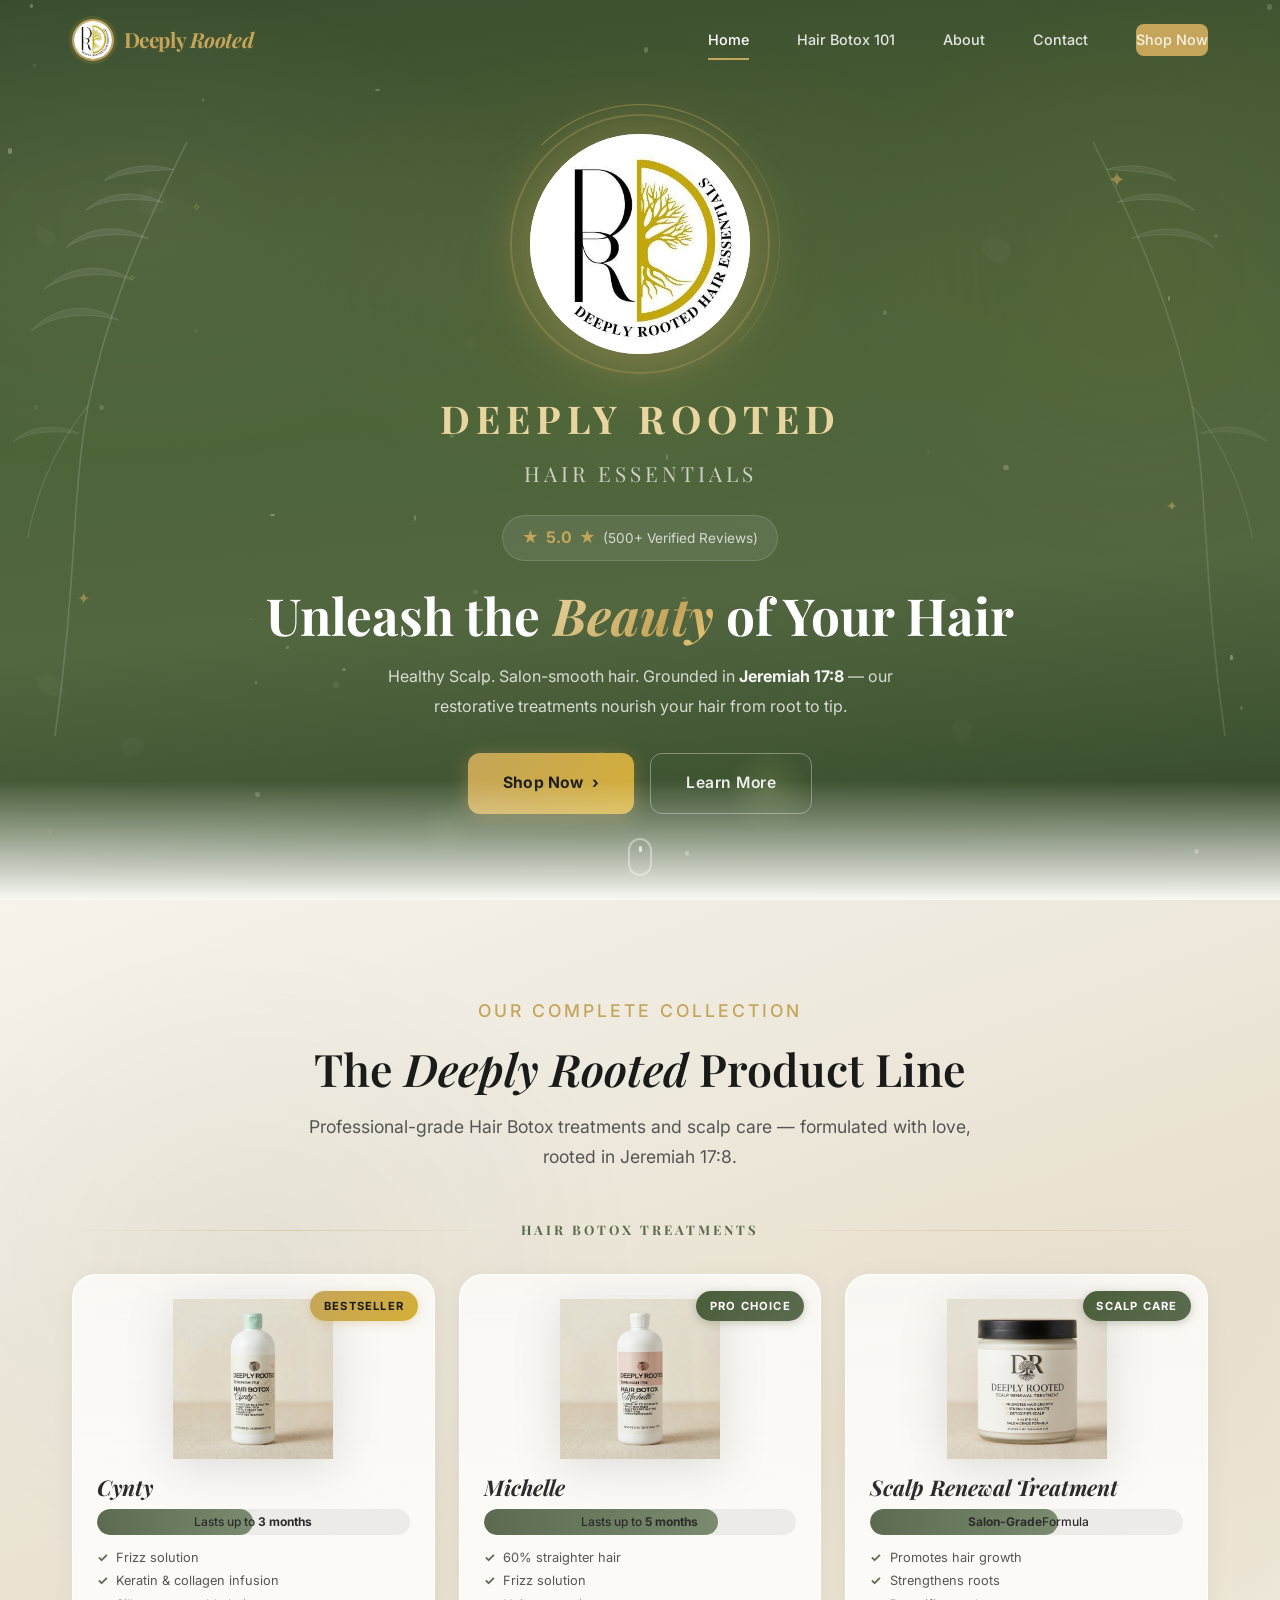
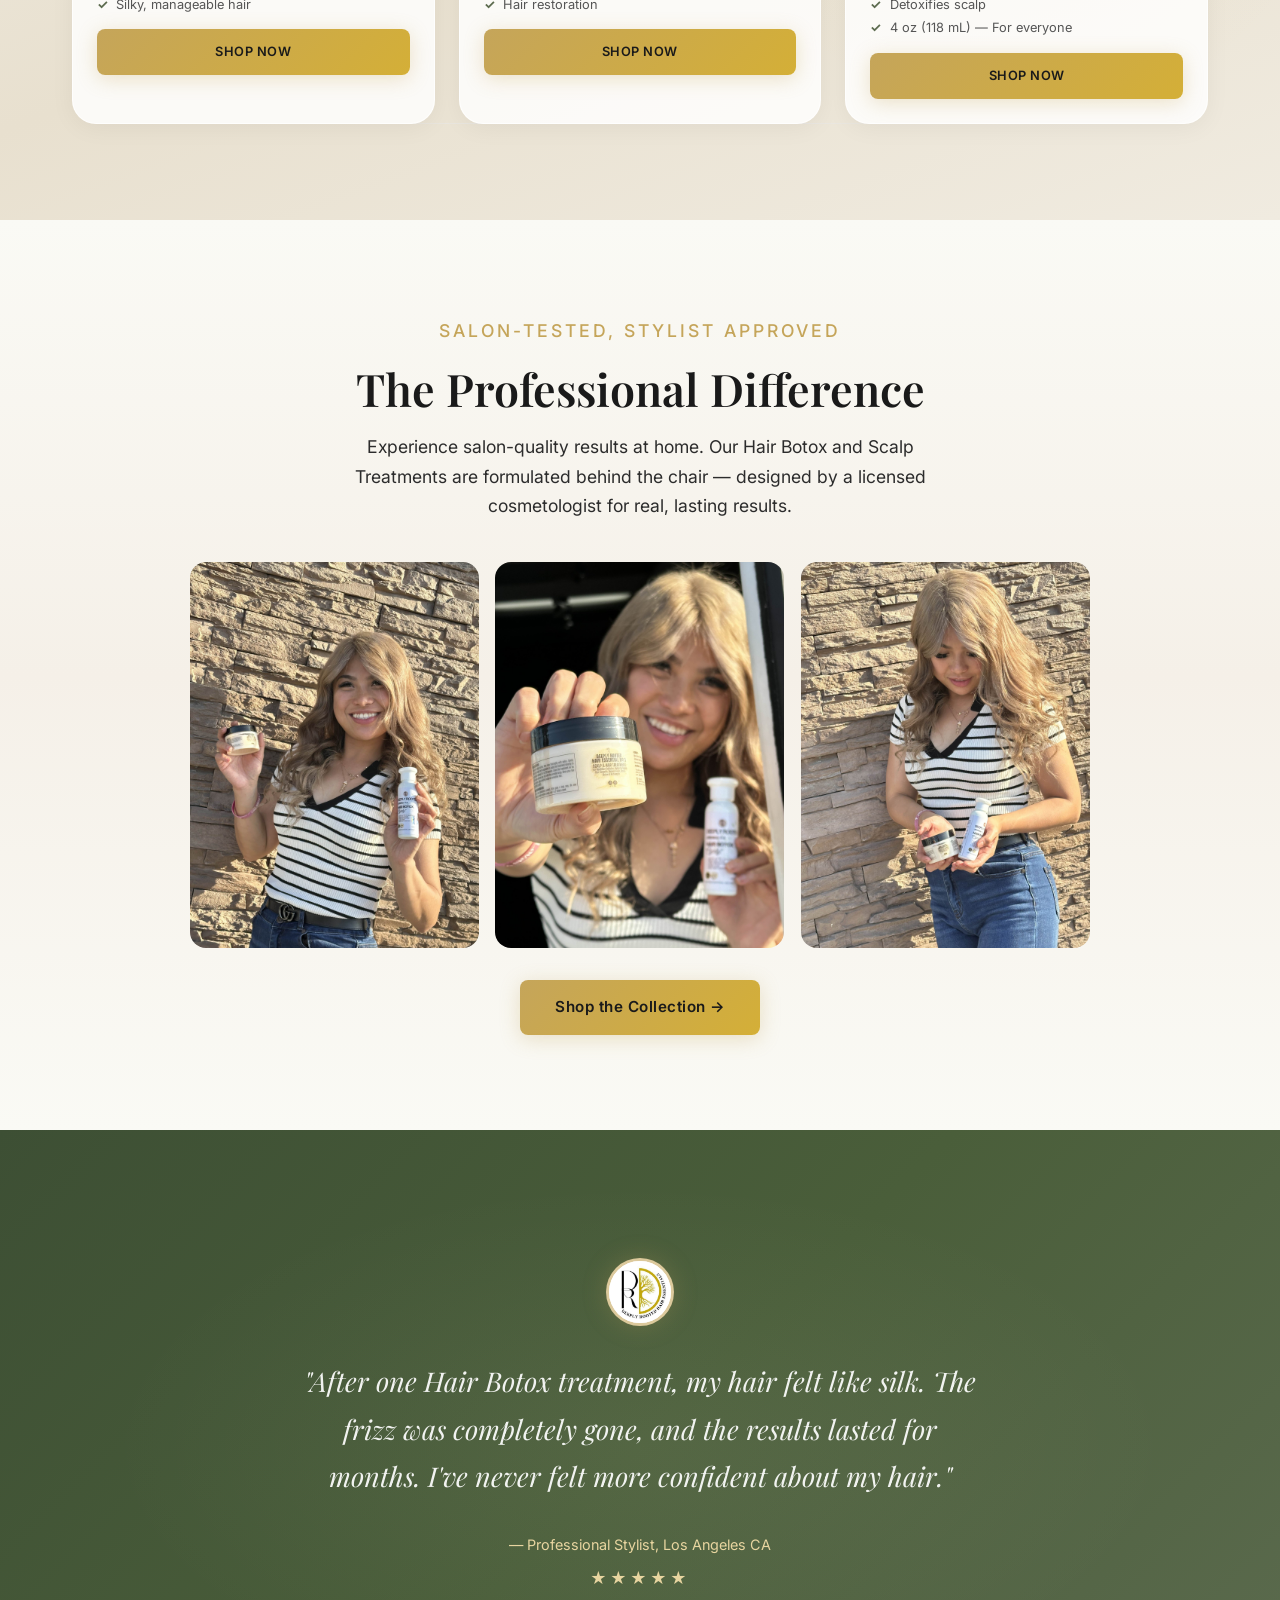
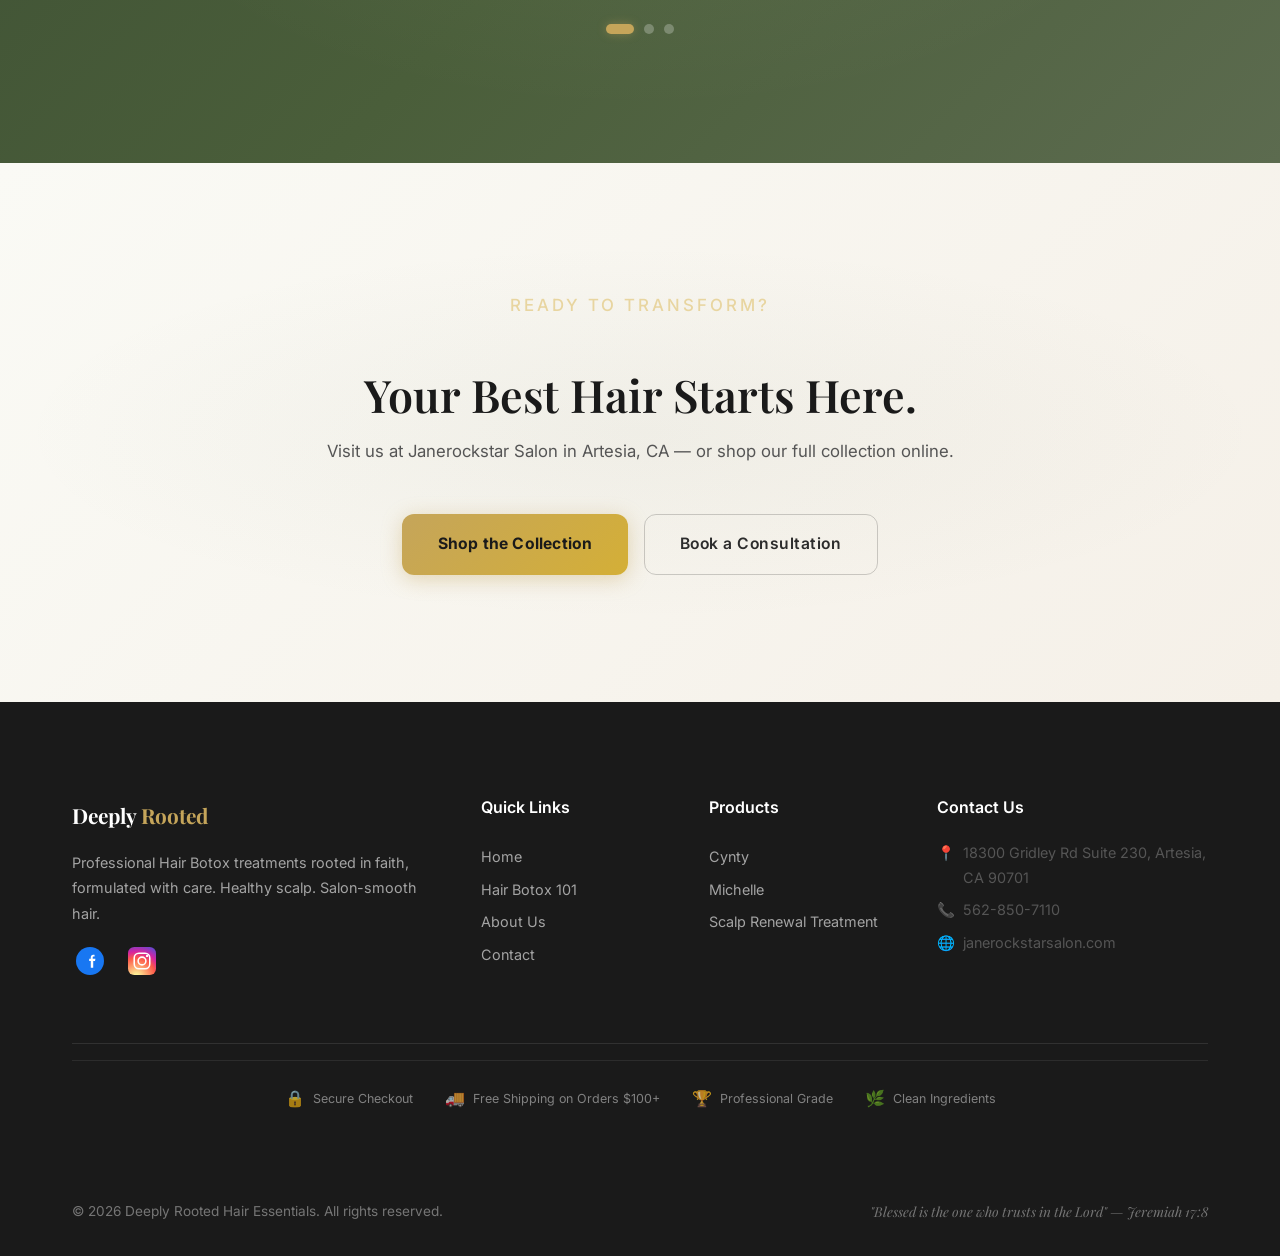
<file: index.html>
<!DOCTYPE html>
<html lang="en">
<head>
  <meta charset="UTF-8">
  <meta name="viewport" content="width=device-width, initial-scale=1.0">
  <title>Deeply Rooted Hair Essentials — Professional Hair Botox Care</title>
  <meta name="description" content="Unleash the beauty of your hair with professional Hair Botox treatments. Needle-free, formaldehyde-free, chemical-free solutions for salon-smooth hair. Healthy Scalp. Salon-smooth hair.">

  <!-- Performance: Preconnect -->
  <link rel="preconnect" href="https://fonts.googleapis.com">
  <link rel="preconnect" href="https://fonts.gstatic.com" crossorigin>

  <!-- Open Graph -->
  <meta property="og:title" content="Deeply Rooted Hair Essentials — Professional Hair Botox Care">
  <meta property="og:description" content="Needle-free, formaldehyde-free Hair Botox treatments. Healthy Scalp. Salon-smooth hair.">
  <meta property="og:type" content="website">
  <meta property="og:image" content="assets/images/logo.png">

  <link rel="stylesheet" href="styles/main.css?v=20260430d">
  <link rel="stylesheet" href="styles/pages/home.css?v=20260430d">

  <!-- Structured Data -->
  <script type="application/ld+json">
  {
    "@context": "https://schema.org",
    "@type": "LocalBusiness",
    "name": "Deeply Rooted Hair Essentials",
    "description": "Professional Hair Botox treatments — needle-free, formaldehyde-free, chemical-free. Healthy Scalp. Salon-smooth hair.",
    "address": {
      "@type": "PostalAddress",
      "streetAddress": "18300 Gridley Rd Suite 230",
      "addressLocality": "Artesia",
      "addressRegion": "CA",
      "postalCode": "90701",
      "addressCountry": "US"
    },
    "telephone": "562-850-7110",
    "url": "https://janerockstarsalon.com",
    "aggregateRating": {
      "@type": "AggregateRating",
      "ratingValue": "5.0",
      "reviewCount": "500"
    }
  }
  </script>

  <!-- Fallback: show all content if JavaScript is disabled (e.g. mobile data-saver mode) -->
  <noscript>
    <style>
      .reveal, .reveal-left, .reveal-right, .reveal-scale, .reveal-rotate, .reveal-blur {
        opacity: 1 !important;
        transform: none !important;
        filter: none !important;
        animation: none !important;
      }
    </style>
  </noscript>
</head>
<body>

  <!-- Scroll Progress Bar -->
  <div class="scroll-progress" id="scroll-progress"></div>

  <!-- Navigation -->
  <nav class="navbar" id="navbar">
    <div class="container">
      <a href="index.html" class="nav-logo">
        <div class="nav-logo-mark">
          <img src="assets/images/logo.png" alt="Deeply Rooted Logo" class="nav-logo-img" onerror="this.style.display='none'; this.nextElementSibling.style.display='flex'">
          <div class="nav-logo-fallback" style="display:none">RD</div>
        </div>
        <span class="nav-logo-text">Deeply <em>Rooted</em></span>
      </a>
      <div class="nav-links">
        <a href="index.html" class="active">Home</a>
        <a href="hair-botox-101.html">Hair Botox 101</a>
        <a href="about.html">About</a>
        <a href="contact.html">Contact</a>
        <a href="https://hair-botox-deeply-rooted.myshopify.com" target="_blank" class="nav-cta">Shop Now</a>
      </div>
      <div class="hamburger" id="hamburger" aria-label="Toggle navigation menu">
        <span></span><span></span><span></span>
      </div>
    </div>
  </nav>

  <!-- Mobile Menu -->
  <div class="mobile-overlay" id="mobile-overlay"></div>
  <div class="mobile-menu" id="mobile-menu">
    <a href="index.html">Home</a>
    <a href="hair-botox-101.html">Hair Botox 101</a>
    <a href="about.html">About</a>
    <a href="contact.html">Contact</a>
    <a href="https://hair-botox-deeply-rooted.myshopify.com" target="_blank" class="btn btn-primary" style="margin-top:1rem;">Shop Now</a>
  </div>

  <!-- ═══════════════════════════════════════════
       HERO — Logo-Centered Design
  ═══════════════════════════════════════════ -->
  <section class="hero" id="hero">

    <!-- Particle container -->
    <div class="hero-particles" id="hero-particles"></div>

    <!-- Botanical leaf decorations -->
    <div class="hero-leaf hero-leaf-left" aria-hidden="true">
      <svg viewBox="0 0 200 600" fill="none" xmlns="http://www.w3.org/2000/svg">
        <path d="M170 20 C140 80, 100 160, 80 260 C65 340, 70 420, 50 560" stroke="rgba(255,255,255,0.18)" stroke-width="1.5" fill="none"/>
        <path d="M158 45 C135 38, 110 42, 95 55 C110 48, 135 46, 158 45Z" fill="rgba(255,255,255,0.09)" stroke="rgba(255,255,255,0.14)" stroke-width="0.8"/>
        <path d="M148 75 C122 62, 95 66, 78 82 C95 72, 122 70, 148 75Z" fill="rgba(255,255,255,0.09)" stroke="rgba(255,255,255,0.14)" stroke-width="0.8"/>
        <path d="M135 108 C108 93, 78 97, 60 116 C78 104, 108 101, 135 108Z" fill="rgba(255,255,255,0.09)" stroke="rgba(255,255,255,0.13)" stroke-width="0.8"/>
        <path d="M120 145 C92 128, 60 133, 40 154 C60 140, 92 137, 120 145Z" fill="rgba(255,255,255,0.08)" stroke="rgba(255,255,255,0.13)" stroke-width="0.8"/>
        <path d="M108 182 C80 164, 48 169, 28 192 C48 177, 80 174, 108 182Z" fill="rgba(255,255,255,0.08)" stroke="rgba(255,255,255,0.12)" stroke-width="0.8"/>
        <path d="M80 260 C55 290, 35 330, 25 380" stroke="rgba(255,255,255,0.13)" stroke-width="1.2" fill="none"/>
        <path d="M72 285 C50 275, 28 278, 12 292 C28 283, 50 282, 72 285Z" fill="rgba(255,255,255,0.07)" stroke="rgba(255,255,255,0.11)" stroke-width="0.8"/>
      </svg>
    </div>
    <div class="hero-leaf hero-leaf-right" aria-hidden="true">
      <svg viewBox="0 0 200 600" fill="none" xmlns="http://www.w3.org/2000/svg">
        <path d="M170 20 C140 80, 100 160, 80 260 C65 340, 70 420, 50 560" stroke="rgba(255,255,255,0.15)" stroke-width="1.5" fill="none"/>
        <path d="M158 45 C135 38, 110 42, 95 55 C110 48, 135 46, 158 45Z" fill="rgba(255,255,255,0.08)" stroke="rgba(255,255,255,0.12)" stroke-width="0.8"/>
        <path d="M148 75 C122 62, 95 66, 78 82 C95 72, 122 70, 148 75Z" fill="rgba(255,255,255,0.08)" stroke="rgba(255,255,255,0.12)" stroke-width="0.8"/>
        <path d="M135 108 C108 93, 78 97, 60 116 C78 104, 108 101, 135 108Z" fill="rgba(255,255,255,0.07)" stroke="rgba(255,255,255,0.11)" stroke-width="0.8"/>
        <path d="M80 260 C55 290, 35 330, 25 380" stroke="rgba(255,255,255,0.11)" stroke-width="1.2" fill="none"/>
        <path d="M72 285 C50 275, 28 278, 12 292 C28 283, 50 282, 72 285Z" fill="rgba(255,255,255,0.06)" stroke="rgba(255,255,255,0.10)" stroke-width="0.8"/>
      </svg>
    </div>

    <!-- Sparkle decorations -->
    <div class="hero-sparkle hero-sparkle-1" aria-hidden="true">✦</div>
    <div class="hero-sparkle hero-sparkle-2" aria-hidden="true">✦</div>
    <div class="hero-sparkle hero-sparkle-3" aria-hidden="true">✧</div>
    <div class="hero-sparkle hero-sparkle-4" aria-hidden="true">✦</div>
    <div class="hero-sparkle hero-sparkle-5" aria-hidden="true">✧</div>

    <div class="hero-inner">
      <!-- Logo Showcase with Parallax -->
      <div class="hero-logo-showcase" id="hero-logo-parallax">
        <div class="logo-glow"></div>
        <div class="logo-pulse-ring"></div>
        <div class="logo-orbit-ring"></div>
        <img src="assets/images/logo.png" alt="Deeply Rooted Hair Essentials" class="hero-logo-main" onerror="this.style.display='none'">
      </div>

      <!-- Brand Name -->
      <div class="hero-brand-name">
        <span class="brand-line-top">DEEPLY ROOTED</span>
        <span class="brand-line-bottom">Hair Essentials</span>
      </div>

      <!-- Rating badge -->
      <div class="hero-rating">
        <span class="rating-star">★</span>
        <span class="rating-score">5.0</span>
        <span class="rating-star">★</span>
        <span class="rating-count">(500+ Verified Reviews)</span>
      </div>

      <!-- Headline -->
      <h1 class="hero-headline">Unleash the <em class="gradient-text">Beauty</em> of Your Hair</h1>
      <p class="hero-sub">Healthy Scalp. Salon-smooth hair. Grounded in <strong>Jeremiah 17:8</strong> — our restorative treatments nourish your hair from root to tip.</p>

      <!-- CTA Buttons -->
      <div class="hero-actions">
        <a href="https://hair-botox-deeply-rooted.myshopify.com" target="_blank" class="btn btn-gold-lg">Shop Now <span class="btn-arrow">›</span></a>
        <a href="hair-botox-101.html" class="btn btn-ghost-lg">Learn More</a>
      </div>
    </div>

    <!-- Scroll indicator -->
    <div class="hero-scroll-hint">
      <div class="scroll-mouse"><div class="scroll-wheel"></div></div>
    </div>
  </section>

  <!-- ═══════════════════════════════════════════
       PRODUCT LINEUP — Complete Collection
  ═══════════════════════════════════════════ -->
  <section class="product-lineup section" id="product-lineup">
    <div class="container">
      <div class="section-header">
        <p class="subtitle">Our Complete Collection</p>
        <h2>The <em>Deeply Rooted</em> Product Line</h2>
        <p>Professional-grade Hair Botox treatments and scalp care — formulated with love, rooted in Jeremiah 17:8.</p>
      </div>

      <!-- Product Category Label -->
      <div class="lineup-category reveal">
        <div class="lineup-category-line"></div>
        <span class="lineup-category-label">Hair Botox Treatments</span>
        <div class="lineup-category-line"></div>
      </div>

      <!-- Hair Botox Products -->
      <div class="lineup-grid reveal">
        <!-- Cynty -->
        <div class="lineup-card" data-product="cynty">
          <div class="lineup-card-badge lineup-badge-gold">Bestseller</div>
          <div class="lineup-card-image">
            <div class="lineup-card-glow"></div>
            <img src="assets/images/product-cynty-raw.png" alt="Cynty Hair Botox Treatment — lasts 3 months" loading="lazy">
          </div>
          <div class="lineup-card-content">
            <h3>Cynty</h3>
            <div class="lineup-duration">
              <div class="lineup-duration-bar" style="--duration-width: 50%"></div>
              <span class="lineup-duration-text">Lasts up to <strong>3 months</strong></span>
            </div>
            <ul class="lineup-features">
              <li>Frizz solution</li>
              <li>Keratin & collagen infusion</li>
              <li>Silky, manageable hair</li>
            </ul>
            <a href="https://hair-botox-deeply-rooted.myshopify.com" target="_blank" class="btn btn-primary btn-ripple lineup-btn">SHOP NOW</a>
          </div>
        </div>

        <!-- Michelle -->
        <div class="lineup-card" data-product="michelle">
          <div class="lineup-card-badge lineup-badge-sage">Pro Choice</div>
          <div class="lineup-card-image">
            <div class="lineup-card-glow"></div>
            <img src="assets/images/product-michelle-raw.png" alt="Michelle Hair Botox Treatment — lasts 5 months" loading="lazy">
          </div>
          <div class="lineup-card-content">
            <h3>Michelle</h3>
            <div class="lineup-duration">
              <div class="lineup-duration-bar" style="--duration-width: 75%"></div>
              <span class="lineup-duration-text">Lasts up to <strong>5 months</strong></span>
            </div>
            <ul class="lineup-features">
              <li>60% straighter hair</li>
              <li>Frizz solution</li>
              <li>Hair restoration</li>
            </ul>
            <a href="https://hair-botox-deeply-rooted.myshopify.com" target="_blank" class="btn btn-primary btn-ripple lineup-btn">SHOP NOW</a>
          </div>
        </div>



        <!-- Scalp Renewal Treatment -->
        <div class="lineup-card" data-product="scalp">
          <div class="lineup-card-badge lineup-badge-sage">Scalp Care</div>
          <div class="lineup-card-image">
            <div class="lineup-card-glow"></div>
            <img src="assets/images/product-scalp-treatment.png" alt="Deeply Rooted Scalp Renewal Treatment — 4 oz Salon-Grade Formula" loading="lazy">
          </div>
          <div class="lineup-card-content">
            <h3>Scalp Renewal Treatment</h3>
            <div class="lineup-duration">
              <div class="lineup-duration-bar" style="--duration-width: 60%"></div>
              <span class="lineup-duration-text"><strong>Salon-Grade</strong> Formula</span>
            </div>
            <ul class="lineup-features">
              <li>Promotes hair growth</li>
              <li>Strengthens roots</li>
              <li>Detoxifies scalp</li>
              <li>4 oz (118 mL) — For everyone</li>
            </ul>
            <a href="https://hair-botox-deeply-rooted.myshopify.com" target="_blank" class="btn btn-primary btn-ripple lineup-btn">SHOP NOW</a>
          </div>
        </div>
      </div>
    </div>
  </section>

  <!-- ═══════════════════════════════════════════
       LIFESTYLE GALLERY
  ═══════════════════════════════════════════ -->
  <section class="lifestyle-section" id="lifestyle">
    <div class="container">
      <div class="section-header reveal" style="text-align: center; margin-bottom: 2.5rem;">
        <p class="subtitle">Salon-Tested, Stylist Approved</p>
        <h2>The Professional Difference</h2>
        <p style="max-width: 600px; margin: 0.8rem auto 0; color: var(--color-gray-600); line-height: 1.7;">Experience salon-quality results at home. Our Hair Botox and Scalp Treatments are formulated behind the chair — designed by a licensed cosmetologist for real, lasting results.</p>
      </div>
      <div class="lifestyle-gallery">
        <div class="lifestyle-photo reveal">
          <img src="assets/images/promo-3.jpg" alt="Deeply Rooted Hair Essentials — real results" loading="lazy">
        </div>
        <div class="lifestyle-photo lifestyle-photo-featured reveal reveal-delay-1">
          <img src="assets/images/promo-2.jpg" alt="Deeply Rooted Scalp Treatment &amp; Hair Botox products" loading="lazy">
        </div>
        <div class="lifestyle-photo reveal reveal-delay-2">
          <img src="assets/images/promo-1.jpg" alt="Deeply Rooted Hair Botox — professional care" loading="lazy">
        </div>
      </div>
      <div class="reveal reveal-delay-2" style="text-align: center; margin-top: 2rem;">
        <a href="https://hair-botox-deeply-rooted.myshopify.com" target="_blank" class="btn btn-primary btn-ripple">Shop the Collection →</a>
      </div>
    </div>
  </section>

  <!-- ═══════════════════════════════════════════
       TESTIMONIAL
  ═══════════════════════════════════════════ -->
  <section class="testimonial-section" id="testimonial">
    <div class="container">
      <div class="testimonial-carousel reveal" id="testimonial-carousel">
        <div class="testimonial-logo">
          <img src="assets/images/logo.png" alt="Deeply Rooted" onerror="this.style.display='none'">
        </div>

        <!-- Slide 1 -->
        <div class="testimonial-slide active" data-slide="0">
          <blockquote class="testimonial-quote">
            "After one Hair Botox treatment, my hair felt like silk. The frizz was completely gone, and the results lasted for months. I've never felt more confident about my hair."
          </blockquote>
          <p class="testimonial-author">— Professional Stylist, Los Angeles CA</p>
          <div class="testimonial-stars">★★★★★</div>
        </div>

        <!-- Slide 2 -->
        <div class="testimonial-slide" data-slide="1">
          <blockquote class="testimonial-quote">
            "My clients can't stop touching their hair after a Cynty treatment. The results are consistently amazing — shiny, smooth, and so manageable. This is my go-to product now."
          </blockquote>
          <p class="testimonial-author">— Salon Owner, San Diego CA</p>
          <div class="testimonial-stars">★★★★★</div>
        </div>

        <!-- Slide 3 -->
        <div class="testimonial-slide" data-slide="2">
          <blockquote class="testimonial-quote">
            "I was skeptical about Hair Botox, but Deeply Rooted changed my mind. No chemicals, no formaldehyde, and my color-treated hair has never looked better. Truly a game-changer."
          </blockquote>
          <p class="testimonial-author">— Color Specialist, Orange County CA</p>
          <div class="testimonial-stars">★★★★★</div>
        </div>

        <!-- Carousel dots -->
        <div class="testimonial-dots">
          <button class="testimonial-dot active" data-dot="0" aria-label="Slide 1"></button>
          <button class="testimonial-dot" data-dot="1" aria-label="Slide 2"></button>
          <button class="testimonial-dot" data-dot="2" aria-label="Slide 3"></button>
        </div>
      </div>
    </div>
  </section>

  <!-- ═══════════════════════════════════════════
       CTA BANNER
  ═══════════════════════════════════════════ -->
  <section class="cta-banner">
    <div class="cta-banner-bg"></div>
    <div class="container">
      <div class="cta-banner-inner reveal">
        <p class="subtitle" style="color: var(--color-gold-light);">Ready to Transform?</p>
        <h2>Your Best Hair Starts Here.</h2>
        <p>Visit us at Janerockstar Salon in Artesia, CA — or shop our full collection online.</p>
        <div class="cta-banner-actions">
          <a href="https://hair-botox-deeply-rooted.myshopify.com" target="_blank" class="btn btn-gold-lg btn-ripple">Shop the Collection</a>
          <a href="contact.html" class="btn btn-ghost-lg btn-ripple">Book a Consultation</a>
        </div>
      </div>
    </div>
  </section>

  <!-- Footer -->
  <footer class="footer" id="footer">
    <div class="container">
      <div class="footer-grid">
        <div class="footer-brand">
          <a href="index.html" class="nav-logo">Deeply <span>Rooted</span></a>
          <p>Professional Hair Botox treatments rooted in faith, formulated with care. Healthy scalp. Salon-smooth hair.</p>
          <div class="footer-social" style="margin-top:1rem;">
            <a href="https://www.facebook.com/people/Deeply-Rooted-Hair-Essentials-Merchandise/61566217615189/" target="_blank" aria-label="Facebook"><svg viewBox="0 0 36 36" fill="none"><circle cx="18" cy="18" r="18" fill="#1877F2"/><path d="M25 18.09h-2.86v8.71H19V18.09h-2.05v-3h2.05v-1.86c0-2.04 1.2-3.15 3.05-3.15.88 0 1.8.16 1.8.16v2h-1.02c-1 0-1.31.62-1.31 1.26v1.59H25l-.55 3z" fill="#fff"/></svg></a>
            <a href="https://www.instagram.com/deeplyrootedtm/" target="_blank" aria-label="Instagram"><svg viewBox="0 0 36 36" fill="none"><defs><radialGradient id="igf2" cx="30%" cy="107%" r="150%"><stop offset="0%" stop-color="#fdf497"/><stop offset="5%" stop-color="#fdf497"/><stop offset="45%" stop-color="#fd5949"/><stop offset="60%" stop-color="#d6249f"/><stop offset="90%" stop-color="#285AEB"/></radialGradient></defs><rect width="36" height="36" rx="8" fill="url(#igf2)"/><rect x="8" y="8" width="20" height="20" rx="6" stroke="#fff" stroke-width="2" fill="none"/><circle cx="18" cy="18" r="5" stroke="#fff" stroke-width="2" fill="none"/><circle cx="24.5" cy="11.5" r="1.5" fill="#fff"/></svg></a>
          </div>
        </div>
        <div>
          <h4>Quick Links</h4>
          <div class="footer-links">
            <a href="index.html">Home</a>
            <a href="hair-botox-101.html">Hair Botox 101</a>
            <a href="about.html">About Us</a>
            <a href="contact.html">Contact</a>
          </div>
        </div>
        <div>
          <h4>Products</h4>
          <div class="footer-links">
            <a href="https://hair-botox-deeply-rooted.myshopify.com" target="_blank">Cynty</a>
            <a href="https://hair-botox-deeply-rooted.myshopify.com" target="_blank">Michelle</a>
            
            <a href="https://hair-botox-deeply-rooted.myshopify.com" target="_blank">Scalp Renewal Treatment</a>
          </div>
        </div>
        <div>
          <h4>Contact Us</h4>
          <div class="footer-contact">
            <p><span>📍</span> 18300 Gridley Rd Suite 230, Artesia, CA 90701</p>
            <p><span>📞</span> <a href="tel:5628507110">562-850-7110</a></p>
            <p><span>🌐</span> <a href="https://janerockstarsalon.com" target="_blank">janerockstarsalon.com</a></p>
          </div>
        </div>
      </div>
      <!-- Footer Trust Badges -->
      <div class="footer-trust">
        <span class="footer-trust-item"><span class="footer-trust-icon">🔒</span> Secure Checkout</span>
        <span class="footer-trust-item"><span class="footer-trust-icon">🚚</span> Free Shipping on Orders $100+</span>
        <span class="footer-trust-item"><span class="footer-trust-icon">🏆</span> Professional Grade</span>
        <span class="footer-trust-item"><span class="footer-trust-icon">🌿</span> Clean Ingredients</span>
      </div>
      <div class="footer-bottom">
        <p>&copy; 2026 Deeply Rooted Hair Essentials. All rights reserved.</p>
        <p class="footer-scripture">"Blessed is the one who trusts in the Lord" — Jeremiah 17:8</p>
      </div>
    </div>
  </footer>

  <!-- Back to Top Button -->
  <button class="back-to-top" id="back-to-top" aria-label="Back to top">
    <svg class="back-to-top-ring" viewBox="0 0 36 36">
      <circle class="ring-bg" cx="18" cy="18" r="16" fill="none" stroke="rgba(197,165,90,0.2)" stroke-width="2"/>
      <circle class="ring-progress" cx="18" cy="18" r="16" fill="none" stroke="var(--color-gold)" stroke-width="2" stroke-dasharray="100.53" stroke-dashoffset="100.53" stroke-linecap="round"/>
    </svg>
    <span class="back-to-top-arrow">↑</span>
  </button>

  <script src="scripts/main.js?v=20260430d"></script>
  <script>
    /* ── Particle Generator ── */
    (function() {
      const container = document.getElementById('hero-particles');
      if (!container) return;
      const count = 35;
      for (let i = 0; i < count; i++) {
        const p = document.createElement('div');
        p.className = 'particle';
        p.style.cssText = `
          left: ${Math.random() * 100}%;
          top: ${Math.random() * 100}%;
          width: ${Math.random() * 4 + 2}px;
          height: ${Math.random() * 4 + 2}px;
          animation-delay: ${Math.random() * 8}s;
          animation-duration: ${Math.random() * 10 + 8}s;
          opacity: ${Math.random() * 0.5 + 0.1};
        `;
        container.appendChild(p);
      }
    })();
  </script>
</body>
</html>
</file>
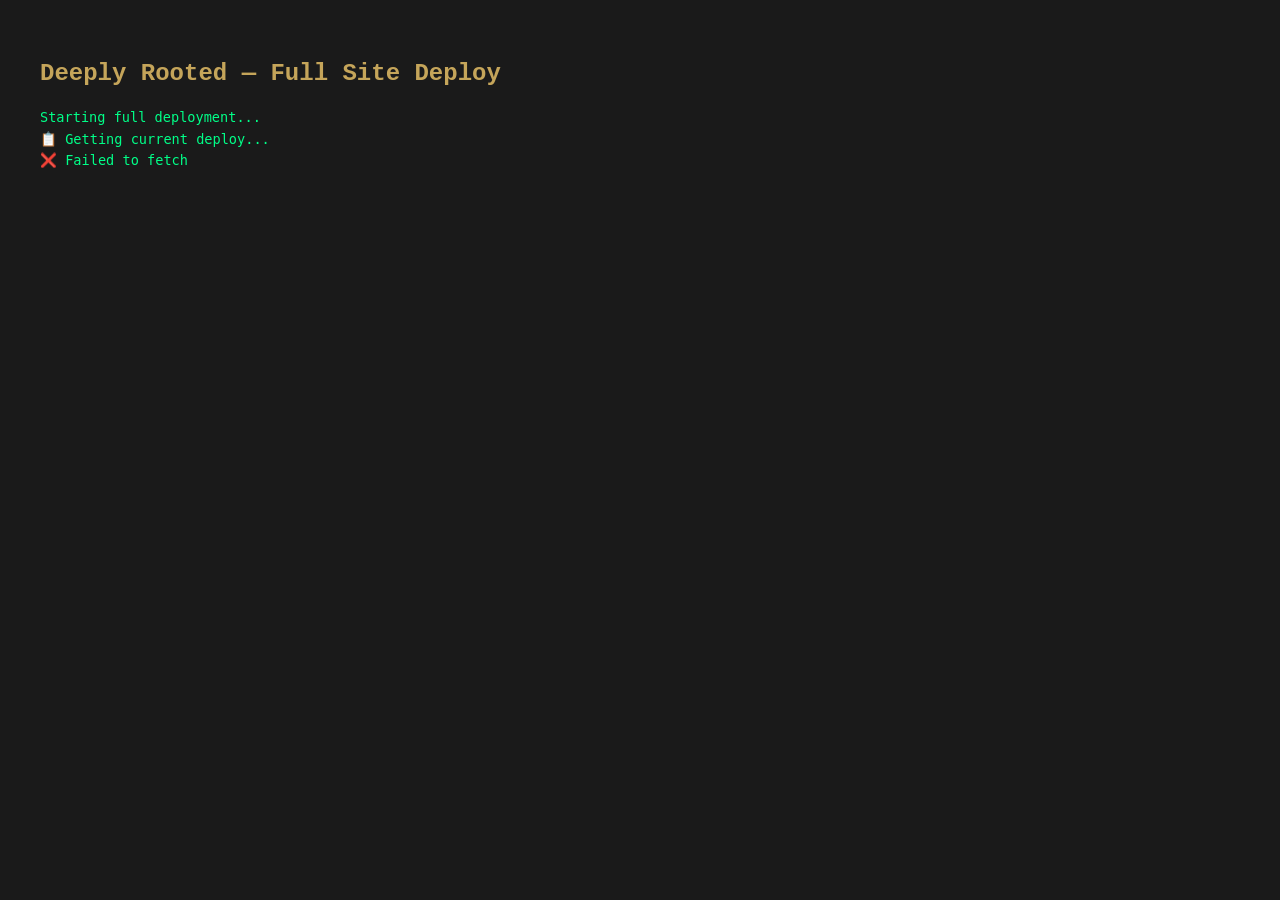
<file: _deploy_helper.html>
<!DOCTYPE html>
<html>
<head><title>Netlify Full Deploy</title>
<style>
  body { font-family: 'Courier New', monospace; background: #1a1a1a; color: #00ff88; padding: 2rem; }
  h2 { color: #C5A55A; }
  #log { white-space: pre-wrap; font-size: 0.85rem; line-height: 1.6; max-height: 80vh; overflow-y: auto; }
</style>
</head>
<body>
<h2>Deeply Rooted — Full Site Deploy</h2>
<pre id="log">Starting full deployment...</pre>
<script>
const SITE_ID = '0ea24ea2-6cd1-4768-b31f-884b18b2a4ec';
const TOKEN = 'nfp_MsuEznTvcP6p36vBvVyJF2aYEmzoaPkg7c32';
const API = 'https://api.netlify.com/api/v1';
const log = document.getElementById('log');
function addLog(m) { log.textContent += '\n' + m; log.scrollTop = log.scrollHeight; }

async function sha1Text(text) {
  const data = new TextEncoder().encode(text);
  const buf = await crypto.subtle.digest('SHA-1', data);
  return Array.from(new Uint8Array(buf)).map(b => b.toString(16).padStart(2, '0')).join('');
}
async function sha1Bin(buf) {
  const h = await crypto.subtle.digest('SHA-1', buf);
  return Array.from(new Uint8Array(h)).map(b => b.toString(16).padStart(2, '0')).join('');
}

const TEXT_FILES = [
  'index.html', 'about.html', 'products.html', 'contact.html', 'hair-botox-101.html',
  'styles/main.css', 'styles/pages/home.css', 'styles/pages/about.css',
  'styles/pages/contact.css', 'styles/pages/education.css', 'styles/pages/products.css',
  'scripts/main.js', 'netlify.toml'
];
const IMG_FILES = [
  'assets/images/logo.png', 'assets/images/product-cynty.png',
  'assets/images/product-michelle.png', 'assets/images/product-lea.png',
  'assets/images/before-after.png', 'assets/images/salon-interior.png', 'assets/images/hero-bg.png'
];

async function deploy() {
  try {
    addLog('📋 Getting current deploy...');
    const dr = await fetch(`${API}/sites/${SITE_ID}/deploys?per_page=1`, {
      headers: { Authorization: `Bearer ${TOKEN}` }
    });
    const deploys = await dr.json();
    if (!deploys?.[0]) throw new Error('No deploys');
    addLog(`  Deploy: ${deploys[0].id}`);

    addLog('📂 Getting file listing...');
    const fr = await fetch(`${API}/deploys/${deploys[0].id}/files`, {
      headers: { Authorization: `Bearer ${TOKEN}` }
    });
    const curFiles = await fr.json();
    const hashes = {};
    for (const f of curFiles) hashes[f.path] = f.sha;
    addLog(`  ${curFiles.length} files found`);

    addLog('📖 Reading local text files...');
    const localData = {};
    for (const f of TEXT_FILES) {
      try {
        const r = await fetch(`./${f}?t=${Date.now()}`);
        if (r.ok) {
          const c = await r.text();
          const h = await sha1Text(c);
          const changed = hashes['/'+f] !== h;
          localData[f] = { content: c, hash: h, changed };
          hashes['/'+f] = h;
          addLog(`  ${changed ? '🔄' : '✓'} ${f}${changed ? ' (CHANGED)' : ''}`);
        }
      } catch(e) { addLog(`  ⚠️ ${f}: ${e.message}`); }
    }

    addLog('🖼️ Reading images...');
    const imgData = {};
    for (const f of IMG_FILES) {
      try {
        const r = await fetch(`./${f}?t=${Date.now()}`);
        if (r.ok) {
          const b = await r.blob();
          const buf = await b.arrayBuffer();
          const h = await sha1Bin(buf);
          imgData[f] = { blob: b, hash: h };
          hashes['/'+f] = h;
          addLog(`  ✓ ${f}`);
        }
      } catch(e) {}
    }

    addLog('🚀 Creating deploy...');
    const ndr = await fetch(`${API}/sites/${SITE_ID}/deploys`, {
      method: 'POST',
      headers: { Authorization: `Bearer ${TOKEN}`, 'Content-Type': 'application/json' },
      body: JSON.stringify({ files: hashes })
    });
    const nd = await ndr.json();
    if (!nd.id) throw new Error('Deploy create failed: ' + JSON.stringify(nd));
    addLog(`  ID: ${nd.id}`);
    addLog(`  Required: ${nd.required?.length || 0} files`);

    if (nd.required?.length > 0) {
      addLog('📤 Uploading...');
      const req = new Set(nd.required);

      for (const [f, d] of Object.entries(localData)) {
        if (req.has(d.hash)) {
          const u = await fetch(`${API}/deploys/${nd.id}/files/${f}`, {
            method: 'PUT',
            headers: { Authorization: `Bearer ${TOKEN}`, 'Content-Type': 'application/octet-stream' },
            body: d.content
          });
          addLog(`  ${u.ok ? '✅' : '❌'} ${f}`);
          if (u.ok) req.delete(d.hash);
        }
      }

      for (const [f, d] of Object.entries(imgData)) {
        if (req.has(d.hash)) {
          const u = await fetch(`${API}/deploys/${nd.id}/files/${f}`, {
            method: 'PUT',
            headers: { Authorization: `Bearer ${TOKEN}`, 'Content-Type': 'application/octet-stream' },
            body: d.blob
          });
          addLog(`  ${u.ok ? '✅' : '❌'} ${f}`);
          if (u.ok) req.delete(d.hash);
        }
      }

      if (req.size > 0) {
        addLog(`  Fetching ${req.size} from live site...`);
        for (const [p, h] of Object.entries(hashes)) {
          if (req.has(h)) {
            try {
              const r = await fetch(`https://deeplyrooted.netlify.app${p}?t=${Date.now()}`);
              if (r.ok) {
                const b = await r.blob();
                const fp = p.startsWith('/') ? p.substring(1) : p;
                const u = await fetch(`${API}/deploys/${nd.id}/files/${fp}`, {
                  method: 'PUT',
                  headers: { Authorization: `Bearer ${TOKEN}`, 'Content-Type': 'application/octet-stream' },
                  body: b
                });
                if (u.ok) { addLog(`  ✅ ${p} (live)`); req.delete(h); }
              }
            } catch(e) {}
          }
        }
      }
    }

    addLog('⏳ Waiting...');
    for (let i = 0; i < 20; i++) {
      await new Promise(r => setTimeout(r, 2500));
      const s = await fetch(`${API}/deploys/${nd.id}`, { headers: { Authorization: `Bearer ${TOKEN}` } });
      const st = await s.json();
      addLog(`  ${st.state} (${i+1})`);
      if (st.state === 'ready') {
        addLog('\n🎉🎉🎉 DEPLOYED! 🎉🎉🎉\n🌐 https://deeplyrooted.netlify.app/');
        return;
      }
      if (st.state === 'error') { addLog('❌ ' + st.error_message); return; }
    }
    addLog('⚠️ Still processing...');
  } catch(e) { addLog('❌ ' + e.message); }
}
deploy();
</script>
</body>
</html>
</file>
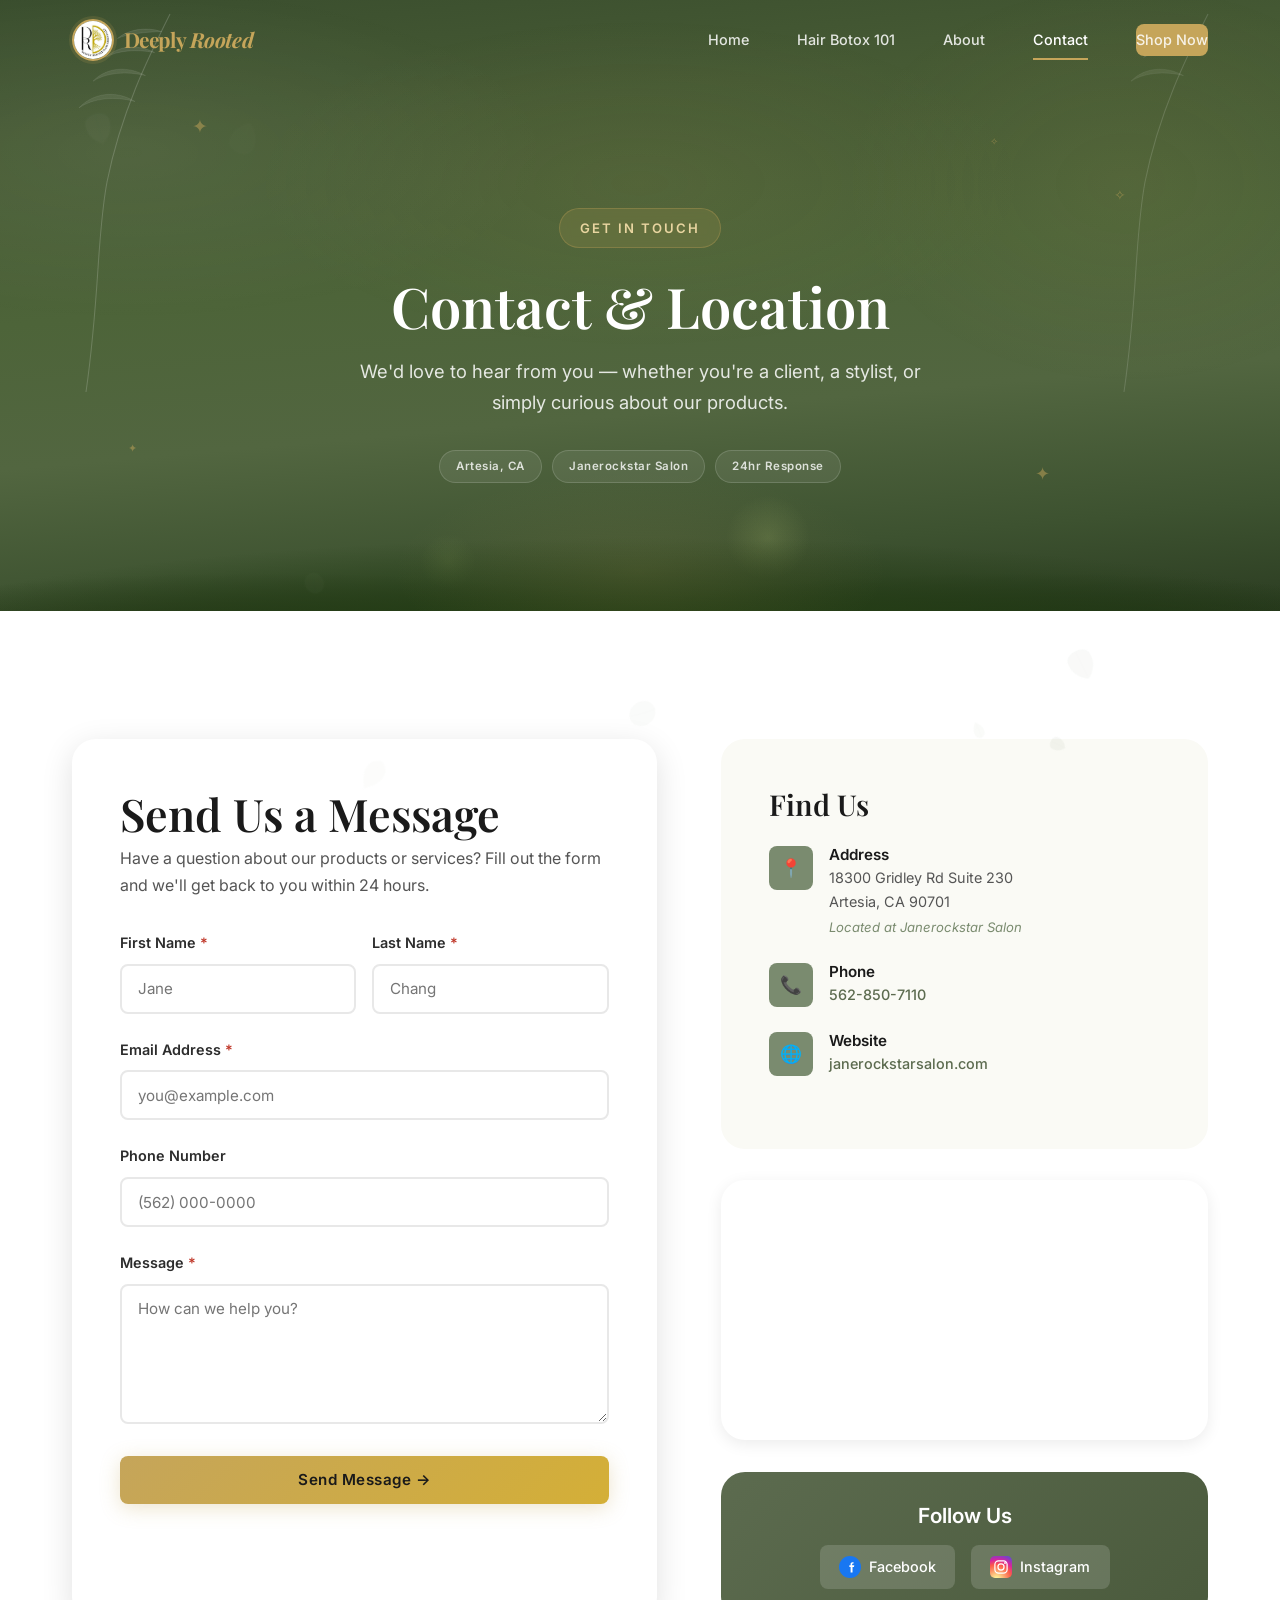
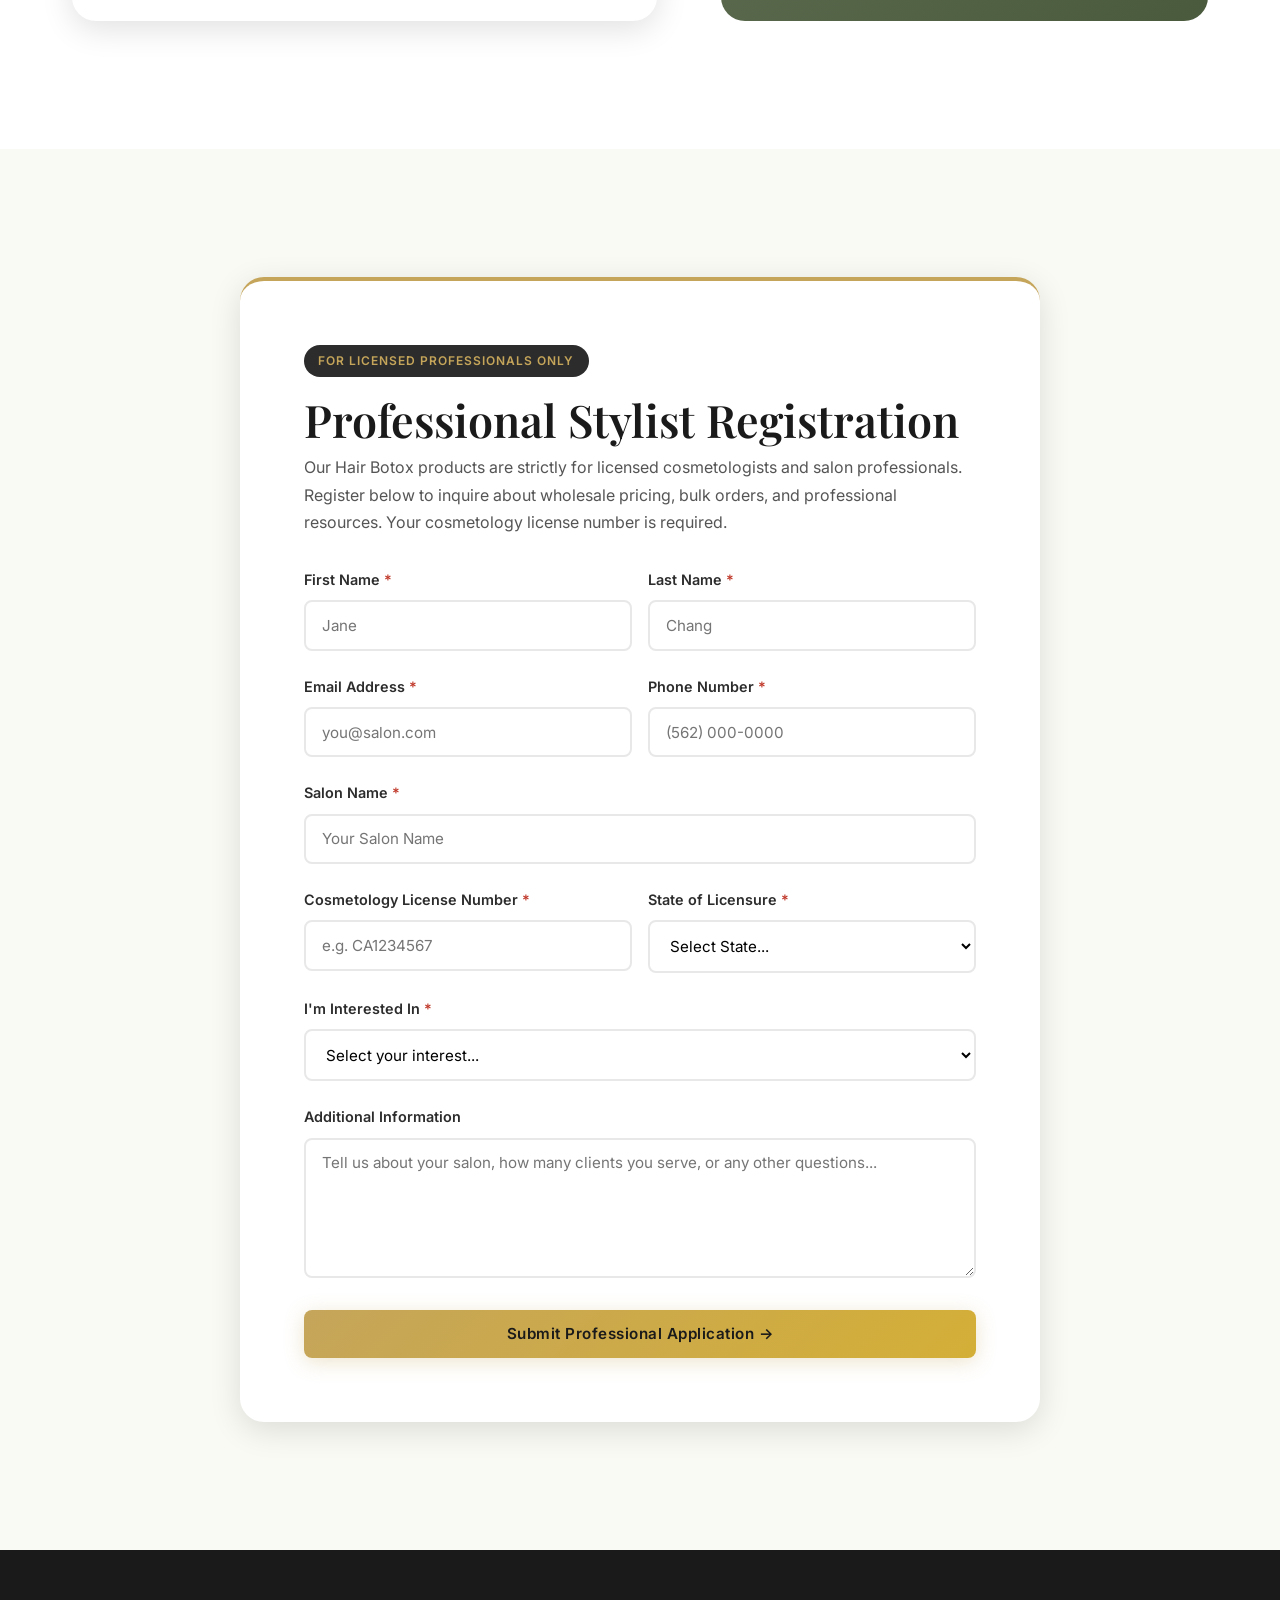
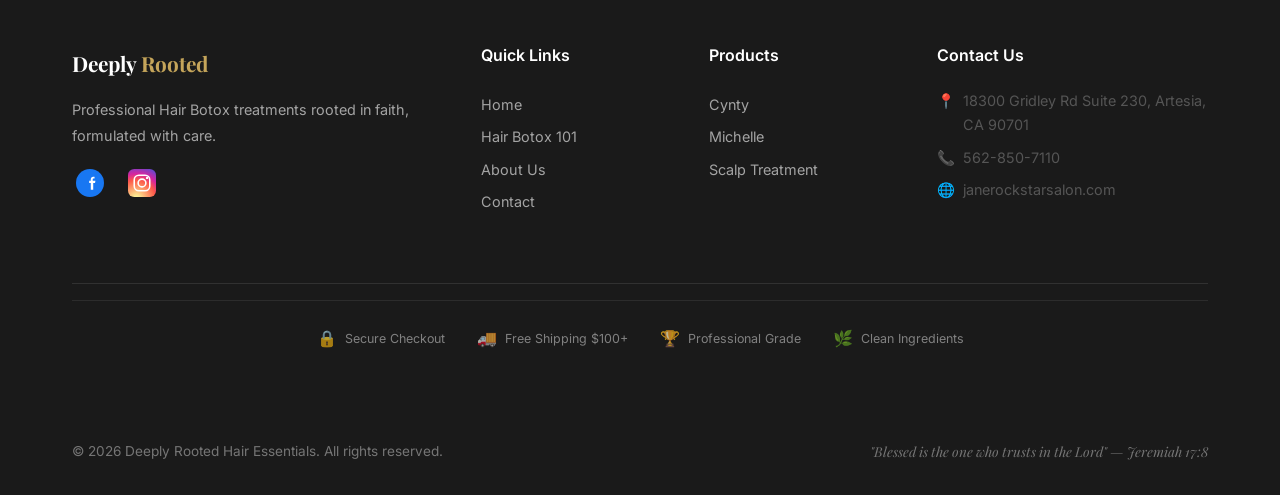
<file: contact.html>
<!DOCTYPE html>
<html lang="en">
<head>
  <meta charset="UTF-8">
  <meta name="viewport" content="width=device-width, initial-scale=1.0">
  <title>Contact & Location — Deeply Rooted Hair Essentials</title>
  <meta name="description" content="Contact Deeply Rooted Hair Essentials. Visit us at Janerockstar Salon, 18300 Gridley Rd Suite 230, Artesia, CA 90701. Professional stylist registration available.">
  <link rel="preconnect" href="https://fonts.googleapis.com">
  <link rel="preconnect" href="https://fonts.gstatic.com" crossorigin>
  <meta property="og:title" content="Contact — Deeply Rooted Hair Essentials">
  <meta property="og:description" content="Visit us at Janerockstar Salon, Artesia CA. Professional stylist registration available.">
  <meta property="og:type" content="website">
  <link rel="stylesheet" href="styles/main.css?v=20260430e">
  <link rel="stylesheet" href="styles/pages/home.css?v=20260430e">
  <link rel="stylesheet" href="styles/pages/contact.css?v=20260430e">
  <link rel="stylesheet" href="styles/pages/education.css?v=20260430e">

  <noscript>
    <style>
      .reveal, .reveal-left, .reveal-right, .reveal-scale, .reveal-rotate, .reveal-blur {
        opacity: 1 !important; transform: none !important; filter: none !important; animation: none !important;
      }
    </style>
  </noscript>
</head>
<body>

  <!-- Scroll Progress Bar -->
  <div class="scroll-progress" id="scroll-progress"></div>

  <!-- Navigation -->
  <nav class="navbar scrolled" id="navbar">
    <div class="container">
      <a href="index.html" class="nav-logo">
        <div class="nav-logo-mark">
          <img src="assets/images/logo.png" alt="Deeply Rooted Logo" class="nav-logo-img" onerror="this.style.display='none'; this.nextElementSibling.style.display='flex'">
          <div class="nav-logo-fallback" style="display:none">RD</div>
        </div>
        <span class="nav-logo-text">Deeply <em>Rooted</em></span>
      </a>
      <div class="nav-links">
        <a href="index.html">Home</a>
        <a href="hair-botox-101.html">Hair Botox 101</a>
        <a href="about.html">About</a>
        <a href="contact.html" class="active">Contact</a>
        <a href="shop.html" target="_blank" class="nav-cta">Shop Now</a>
      </div>
      <div class="hamburger" id="hamburger"><span></span><span></span><span></span></div>
    </div>
  </nav>
  <div class="mobile-overlay" id="mobile-overlay"></div>
  <div class="mobile-menu" id="mobile-menu">
    <a href="index.html">Home</a>
    <a href="hair-botox-101.html">Hair Botox 101</a>
    <a href="about.html">About</a>
    <a href="contact.html">Contact</a>
    <a href="shop.html" target="_blank" class="btn btn-primary" style="margin-top:1rem;">Shop Now</a>
  </div>

  <!-- Page Hero — Animated -->
  <section class="page-hero edu-hero" id="page-hero-animated">

    <!-- Particle container (JS-generated) -->
    <div class="edu-hero-particles" id="edu-hero-particles"></div>

    <!-- Botanical leaf decorations -->
    <div class="edu-hero-leaf edu-hero-leaf-left" aria-hidden="true">
      <svg viewBox="0 0 200 600" fill="none" xmlns="http://www.w3.org/2000/svg">
        <path d="M170 20 C140 80, 100 160, 80 260 C65 340, 70 420, 50 560" stroke="rgba(255,255,255,0.18)" stroke-width="1.5" fill="none"/>
        <path d="M158 45 C135 38, 110 42, 95 55 C110 48, 135 46, 158 45Z" fill="rgba(255,255,255,0.09)" stroke="rgba(255,255,255,0.14)" stroke-width="0.8"/>
        <path d="M148 75 C122 62, 95 66, 78 82 C95 72, 122 70, 148 75Z" fill="rgba(255,255,255,0.09)" stroke="rgba(255,255,255,0.14)" stroke-width="0.8"/>
        <path d="M135 108 C108 93, 78 97, 60 116 C78 104, 108 101, 135 108Z" fill="rgba(255,255,255,0.09)" stroke="rgba(255,255,255,0.13)" stroke-width="0.8"/>
        <path d="M120 145 C92 128, 60 133, 40 154 C60 140, 92 137, 120 145Z" fill="rgba(255,255,255,0.08)" stroke="rgba(255,255,255,0.13)" stroke-width="0.8"/>
      </svg>
    </div>
    <div class="edu-hero-leaf edu-hero-leaf-right" aria-hidden="true">
      <svg viewBox="0 0 200 600" fill="none" xmlns="http://www.w3.org/2000/svg">
        <path d="M170 20 C140 80, 100 160, 80 260 C65 340, 70 420, 50 560" stroke="rgba(255,255,255,0.15)" stroke-width="1.5" fill="none"/>
        <path d="M158 45 C135 38, 110 42, 95 55 C110 48, 135 46, 158 45Z" fill="rgba(255,255,255,0.08)" stroke="rgba(255,255,255,0.12)" stroke-width="0.8"/>
        <path d="M148 75 C122 62, 95 66, 78 82 C95 72, 122 70, 148 75Z" fill="rgba(255,255,255,0.08)" stroke="rgba(255,255,255,0.12)" stroke-width="0.8"/>
        <path d="M135 108 C108 93, 78 97, 60 116 C78 104, 108 101, 135 108Z" fill="rgba(255,255,255,0.07)" stroke="rgba(255,255,255,0.11)" stroke-width="0.8"/>
      </svg>
    </div>

    <!-- Sparkle decorations -->
    <div class="edu-sparkle edu-sparkle-1" aria-hidden="true">✦</div>
    <div class="edu-sparkle edu-sparkle-2" aria-hidden="true">✧</div>
    <div class="edu-sparkle edu-sparkle-3" aria-hidden="true">✦</div>
    <div class="edu-sparkle edu-sparkle-4" aria-hidden="true">✧</div>
    <div class="edu-sparkle edu-sparkle-5" aria-hidden="true">✦</div>

    <!-- Hero Content -->
    <div class="container" style="position:relative; z-index:2;">
      <div class="edu-hero-badge">
        <span>Get in Touch</span>
      </div>
      <h1>Contact & Location</h1>
      <p>We'd love to hear from you — whether you're a client, a stylist, or simply curious about our products.</p>
      <div class="edu-hero-tags">
        <span class="edu-tag">Artesia, CA</span>
        <span class="edu-tag">Janerockstar Salon</span>
        <span class="edu-tag">24hr Response</span>
      </div>
    </div>

    <!-- Animated glow -->
    <div class="edu-hero-glow" aria-hidden="true"></div>
  </section>

  <!-- Contact Main -->
  <section class="contact-main" id="contact">
    <div class="container">
      <div class="contact-grid">

        <!-- Contact Form -->
        <div class="contact-form-card reveal reveal-left">
          <h2>Send Us a Message</h2>
          <p>Have a question about our products or services? Fill out the form and we'll get back to you within 24 hours.</p>

          <div id="contact-success" class="form-success">
            <strong>Message sent! 🌿</strong><br>Thank you for reaching out. We'll be in touch within 24 hours.
          </div>

          <form id="contact-form" action="https://formspree.io/f/mqenkarl" method="POST">
            <!-- Honeypot spam protection -->
            <input type="text" name="_gotcha" style="display:none">

            <div class="form-row">
              <div class="form-group">
                <label for="contact-first-name">First Name <span class="required">*</span></label>
                <input type="text" id="contact-first-name" name="First Name" class="form-input" placeholder="Jane" required>
                <div class="form-error"></div>
              </div>
              <div class="form-group">
                <label for="contact-last-name">Last Name <span class="required">*</span></label>
                <input type="text" id="contact-last-name" name="Last Name" class="form-input" placeholder="Chang" required>
                <div class="form-error"></div>
              </div>
            </div>
            <div class="form-group">
              <label for="contact-email">Email Address <span class="required">*</span></label>
              <input type="email" id="contact-email" name="Email" class="form-input" placeholder="you@example.com" required>
              <div class="form-error"></div>
            </div>
            <div class="form-group">
              <label for="contact-phone">Phone Number</label>
              <input type="tel" id="contact-phone" name="Phone" class="form-input" placeholder="(562) 000-0000">
              <div class="form-error"></div>
            </div>
            <div class="form-group">
              <label for="contact-message">Message <span class="required">*</span></label>
              <textarea id="contact-message" name="Message" class="form-textarea" placeholder="How can we help you?" required></textarea>
              <div class="form-error"></div>
            </div>
            <button type="submit" class="btn btn-primary btn-ripple" style="width:100%;">Send Message →</button>
          </form>
        </div>

        <!-- Sidebar -->
        <div class="contact-sidebar">

          <!-- Contact Info -->
          <div class="contact-info-card reveal reveal-right reveal-delay-1">
            <h3>Find Us</h3>
            <div class="contact-info-item">
              <div class="contact-info-icon">📍</div>
              <div>
                <h4>Address</h4>
                <p>18300 Gridley Rd Suite 230<br>Artesia, CA 90701<br><em style="font-size:0.82rem; color:var(--color-sage);">Located at Janerockstar Salon</em></p>
              </div>
            </div>
            <div class="contact-info-item">
              <div class="contact-info-icon">📞</div>
              <div>
                <h4>Phone</h4>
                <p><a href="tel:5628507110">562-850-7110</a></p>
              </div>
            </div>
            <div class="contact-info-item">
              <div class="contact-info-icon">🌐</div>
              <div>
                <h4>Website</h4>
                <p><a href="https://janerockstarsalon.com" target="_blank">janerockstarsalon.com</a></p>
              </div>
            </div>
          </div>

          <!-- Map -->
          <div class="map-container reveal reveal-delay-2">
            <iframe
              src="https://www.google.com/maps/embed?pb=!1m18!1m12!1m3!1d3315.78!2d-118.0813!3d33.8675!2m3!1f0!2f0!3f0!3m2!1i1024!2i768!4f13.1!3m3!1m2!1s0x80dd2b2d2d2d2d2d%3A0x0!2s18300+Gridley+Rd+%23230%2C+Artesia%2C+CA+90701!5e0!3m2!1sen!2sus!4v1600000000000"
              allowfullscreen="" loading="lazy" referrerpolicy="no-referrer-when-downgrade"
              title="Deeply Rooted Hair Essentials location — 18300 Gridley Rd Suite 230, Artesia, CA"></iframe>
          </div>

          <!-- Social Links -->
          <div class="social-links-card reveal reveal-delay-3">
            <h4>Follow Us</h4>
            <div class="social-link-buttons">
              <a href="https://www.facebook.com/people/Deeply-Rooted-Hair-Essentials-Merchandise/61566217615189/" target="_blank" class="social-link-btn">
                <svg viewBox="0 0 36 36" fill="none"><circle cx="18" cy="18" r="18" fill="#1877F2"/><path d="M25 18.09h-2.86v8.71H19V18.09h-2.05v-3h2.05v-1.86c0-2.04 1.2-3.15 3.05-3.15.88 0 1.8.16 1.8.16v2h-1.02c-1 0-1.31.62-1.31 1.26v1.59H25l-.55 3z" fill="#fff"/></svg>
                Facebook
              </a>
              <a href="https://www.instagram.com/deeplyrootedtm/" target="_blank" class="social-link-btn">
                <svg viewBox="0 0 36 36" fill="none"><defs><radialGradient id="ig1" cx="30%" cy="107%" r="150%"><stop offset="0%" stop-color="#fdf497"/><stop offset="5%" stop-color="#fdf497"/><stop offset="45%" stop-color="#fd5949"/><stop offset="60%" stop-color="#d6249f"/><stop offset="90%" stop-color="#285AEB"/></radialGradient></defs><rect width="36" height="36" rx="8" fill="url(#ig1)"/><rect x="8" y="8" width="20" height="20" rx="6" stroke="#fff" stroke-width="2" fill="none"/><circle cx="18" cy="18" r="5" stroke="#fff" stroke-width="2" fill="none"/><circle cx="24.5" cy="11.5" r="1.5" fill="#fff"/></svg>
                Instagram
              </a>
            </div>
          </div>
        </div>
      </div>
    </div>
  </section>

  <!-- Professional Stylist Registration -->
  <section class="pro-registration" id="pro-registration">
    <div class="container">
      <div class="pro-reg-card reveal">
        <span class="badge badge-pro" style="margin-bottom: var(--space-md); display:inline-flex;">For Licensed Professionals Only</span>
        <h2>Professional Stylist Registration</h2>
        <p>Our Hair Botox products are strictly for licensed cosmetologists and salon professionals. Register below to inquire about wholesale pricing, bulk orders, and professional resources. Your cosmetology license number is required.</p>

        <div id="pro-success" class="form-success">
          <strong>Registration received! ✨</strong><br>Thank you for your interest. Our team will verify your license and contact you within 2 business days.
        </div>

        <form id="pro-registration-form" action="https://formspree.io/f/mqenkarl" method="POST" novalidate>
          <!-- Hidden fields for Formspree -->
          <input type="hidden" name="Form Type" value="Professional Stylist Registration">
          <input type="text" name="_gotcha" style="display:none">
          <div class="form-row">
            <div class="form-group">
              <label for="pro-first-name">First Name <span class="required">*</span></label>
              <input type="text" id="pro-first-name" name="pro_first_name" class="form-input" placeholder="Jane" required>
              <div class="form-error"></div>
            </div>
            <div class="form-group">
              <label for="pro-last-name">Last Name <span class="required">*</span></label>
              <input type="text" id="pro-last-name" name="pro_last_name" class="form-input" placeholder="Chang" required>
              <div class="form-error"></div>
            </div>
          </div>
          <div class="form-row">
            <div class="form-group">
              <label for="pro-email">Email Address <span class="required">*</span></label>
              <input type="email" id="pro-email" name="pro_email" class="form-input" placeholder="you@salon.com" required>
              <div class="form-error"></div>
            </div>
            <div class="form-group">
              <label for="pro-phone">Phone Number <span class="required">*</span></label>
              <input type="tel" id="pro-phone" name="pro_phone" class="form-input" placeholder="(562) 000-0000" required>
              <div class="form-error"></div>
            </div>
          </div>
          <div class="form-group">
            <label for="pro-salon">Salon Name <span class="required">*</span></label>
            <input type="text" id="pro-salon" name="pro_salon" class="form-input" placeholder="Your Salon Name" required>
            <div class="form-error"></div>
          </div>
          <div class="form-row">
            <div class="form-group">
              <label for="pro-license">Cosmetology License Number <span class="required">*</span></label>
              <input type="text" id="pro-license" name="pro_license" class="form-input" placeholder="e.g. CA1234567" required>
              <div class="form-error"></div>
            </div>
            <div class="form-group">
              <label for="pro-state">State of Licensure <span class="required">*</span></label>
              <select id="pro-state" name="pro_state" class="form-select form-input" required>
                <option value="">Select State...</option>
                <option value="CA">California</option>
                <option value="NY">New York</option>
                <option value="TX">Texas</option>
                <option value="FL">Florida</option>
                <option value="IL">Illinois</option>
                <option value="WA">Washington</option>
                <option value="AZ">Arizona</option>
                <option value="NV">Nevada</option>
                <option value="OR">Oregon</option>
                <option value="other">Other</option>
              </select>
              <div class="form-error"></div>
            </div>
          </div>
          <div class="form-group">
            <label for="pro-interest">I'm Interested In <span class="required">*</span></label>
            <select id="pro-interest" name="pro_interest" class="form-select form-input" required>
              <option value="">Select your interest...</option>
              <option value="wholesale">Wholesale Pricing</option>
              <option value="bulk">Bulk Orders</option>
              <option value="training">Professional Training</option>
              <option value="all">All of the Above</option>
            </select>
            <div class="form-error"></div>
          </div>
          <div class="form-group">
            <label for="pro-message">Additional Information</label>
            <textarea id="pro-message" name="pro_message" class="form-textarea" placeholder="Tell us about your salon, how many clients you serve, or any other questions..."></textarea>
          </div>
          <button type="submit" id="pro-submit-btn" class="btn btn-primary btn-ripple" style="width:100%;">Submit Professional Application →</button>
        </form>
      </div>
    </div>
  </section>

  <!-- Footer -->
  <footer class="footer">
    <div class="container">
      <div class="footer-grid">
        <div class="footer-brand">
          <a href="index.html" class="nav-logo">Deeply <span>Rooted</span></a>
          <p>Professional Hair Botox treatments rooted in faith, formulated with care.</p>
          <div class="footer-social" style="margin-top:1rem;">
            <a href="https://www.facebook.com/people/Deeply-Rooted-Hair-Essentials-Merchandise/61566217615189/" target="_blank" aria-label="Facebook"><svg viewBox="0 0 36 36" fill="none"><circle cx="18" cy="18" r="18" fill="#1877F2"/><path d="M25 18.09h-2.86v8.71H19V18.09h-2.05v-3h2.05v-1.86c0-2.04 1.2-3.15 3.05-3.15.88 0 1.8.16 1.8.16v2h-1.02c-1 0-1.31.62-1.31 1.26v1.59H25l-.55 3z" fill="#fff"/></svg></a>
            <a href="https://www.instagram.com/deeplyrootedtm/" target="_blank" aria-label="Instagram"><svg viewBox="0 0 36 36" fill="none"><defs><radialGradient id="igf1" cx="30%" cy="107%" r="150%"><stop offset="0%" stop-color="#fdf497"/><stop offset="5%" stop-color="#fdf497"/><stop offset="45%" stop-color="#fd5949"/><stop offset="60%" stop-color="#d6249f"/><stop offset="90%" stop-color="#285AEB"/></radialGradient></defs><rect width="36" height="36" rx="8" fill="url(#igf1)"/><rect x="8" y="8" width="20" height="20" rx="6" stroke="#fff" stroke-width="2" fill="none"/><circle cx="18" cy="18" r="5" stroke="#fff" stroke-width="2" fill="none"/><circle cx="24.5" cy="11.5" r="1.5" fill="#fff"/></svg></a>
          </div>
        </div>
        <div><h4>Quick Links</h4><div class="footer-links"><a href="index.html">Home</a><a href="hair-botox-101.html">Hair Botox 101</a><a href="about.html">About Us</a><a href="contact.html">Contact</a></div></div>
        <div><h4>Products</h4><div class="footer-links"><a href="https://hair-botox-deeply-rooted.myshopify.com" target="_blank">Cynty</a><a href="https://hair-botox-deeply-rooted.myshopify.com" target="_blank">Michelle</a><a href="https://hair-botox-deeply-rooted.myshopify.com" target="_blank">Scalp Treatment</a></div></div>
        <div><h4>Contact Us</h4><div class="footer-contact"><p><span>📍</span> 18300 Gridley Rd Suite 230, Artesia, CA 90701</p><p><span>📞</span> <a href="tel:5628507110">562-850-7110</a></p><p><span>🌐</span> <a href="https://janerockstarsalon.com" target="_blank">janerockstarsalon.com</a></p></div></div>
      </div>
      <!-- Footer Trust Badges -->
      <div class="footer-trust">
        <span class="footer-trust-item"><span class="footer-trust-icon">🔒</span> Secure Checkout</span>
        <span class="footer-trust-item"><span class="footer-trust-icon">🚚</span> Free Shipping $100+</span>
        <span class="footer-trust-item"><span class="footer-trust-icon">🏆</span> Professional Grade</span>
        <span class="footer-trust-item"><span class="footer-trust-icon">🌿</span> Clean Ingredients</span>
      </div>
      <div class="footer-bottom">
        <p>&copy; 2026 Deeply Rooted Hair Essentials. All rights reserved.</p>
        <p class="footer-scripture">"Blessed is the one who trusts in the Lord" — Jeremiah 17:8</p>
      </div>
    </div>
  </footer>

  <!-- Back to Top -->
  <button class="back-to-top" id="back-to-top" aria-label="Back to top">
    <svg class="back-to-top-ring" viewBox="0 0 36 36">
      <circle class="ring-bg" cx="18" cy="18" r="16" fill="none" stroke="rgba(197,165,90,0.2)" stroke-width="2"/>
      <circle class="ring-progress" cx="18" cy="18" r="16" fill="none" stroke="var(--color-gold)" stroke-width="2" stroke-dasharray="100.53" stroke-dashoffset="100.53" stroke-linecap="round"/>
    </svg>
    <span class="back-to-top-arrow">↑</span>
  </button>

  <script src="scripts/main.js?v=20260430f"></script>
  <script>
    // Show success message if redirected back from Formsubmit.co
    if (window.location.search.includes('sent=true')) {
      document.addEventListener('DOMContentLoaded', function() {
        var successEl = document.getElementById('contact-success');
        if (successEl) {
          successEl.style.display = 'block';
          successEl.scrollIntoView({ behavior: 'smooth', block: 'center' });
        }
      });
    }
  </script>
</body>
</html>
</file>
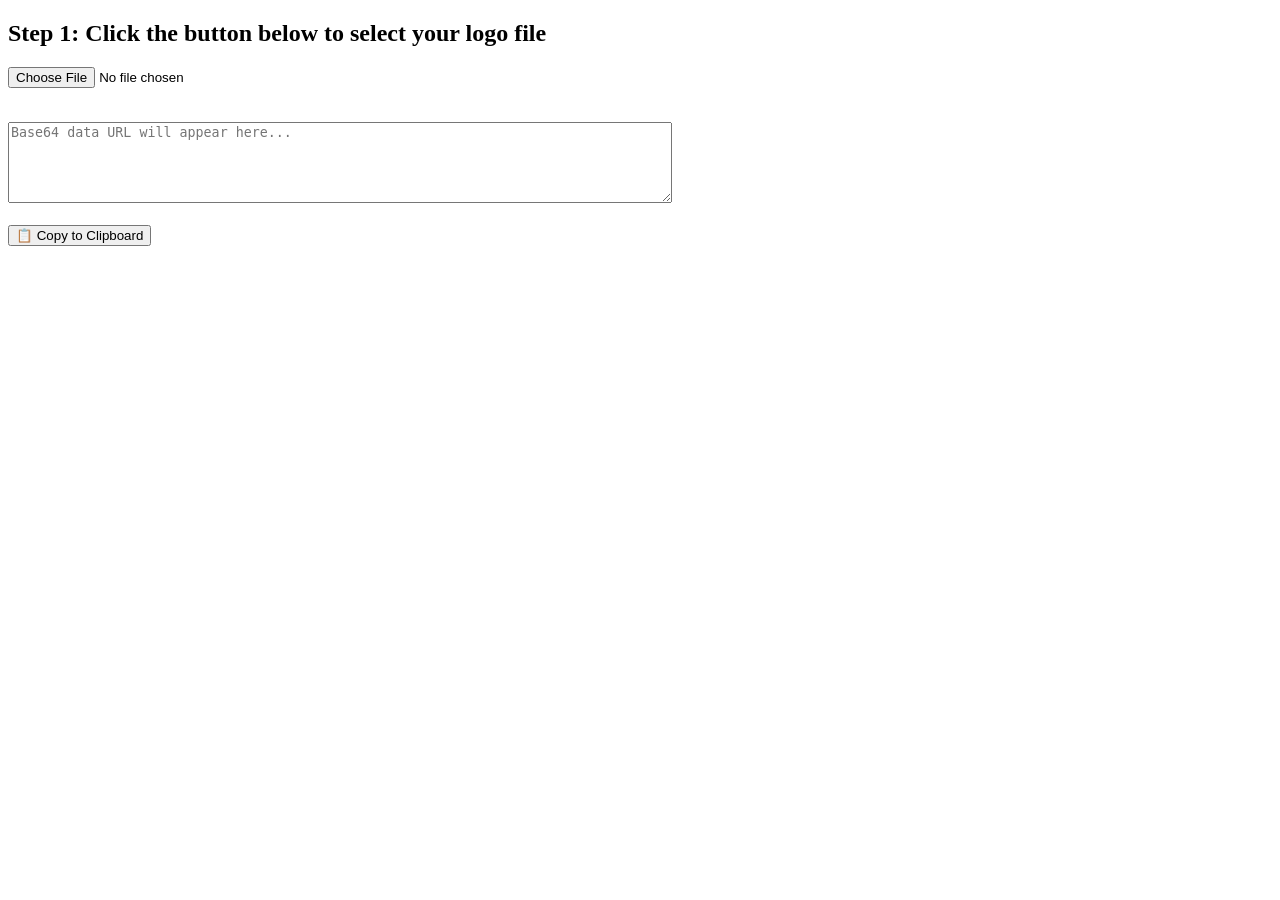
<file: get-logo-base64.html>
<!DOCTYPE html>
<html>
<head><title>Logo Base64 Helper</title></head>
<body>
<h2>Step 1: Click the button below to select your logo file</h2>
<input type="file" id="fileInput" accept="image/*">
<br><br>
<p id="status" style="color:green;font-weight:bold;"></p>
<textarea id="output" rows="5" cols="80" placeholder="Base64 data URL will appear here..."></textarea>
<br><br>
<button onclick="copyToClipboard()">📋 Copy to Clipboard</button>

<script>
document.getElementById('fileInput').addEventListener('change', function(e) {
  const file = e.target.files[0];
  if (!file) return;
  const reader = new FileReader();
  reader.onload = function(ev) {
    document.getElementById('output').value = ev.target.result;
    document.getElementById('status').textContent = '✅ Logo loaded! Now click Copy to Clipboard.';
  };
  reader.readAsDataURL(file);
});

function copyToClipboard() {
  const ta = document.getElementById('output');
  ta.select();
  document.execCommand('copy');
  document.getElementById('status').textContent = '✅ Copied to clipboard!';
}
</script>
</body>
</html>
</file>
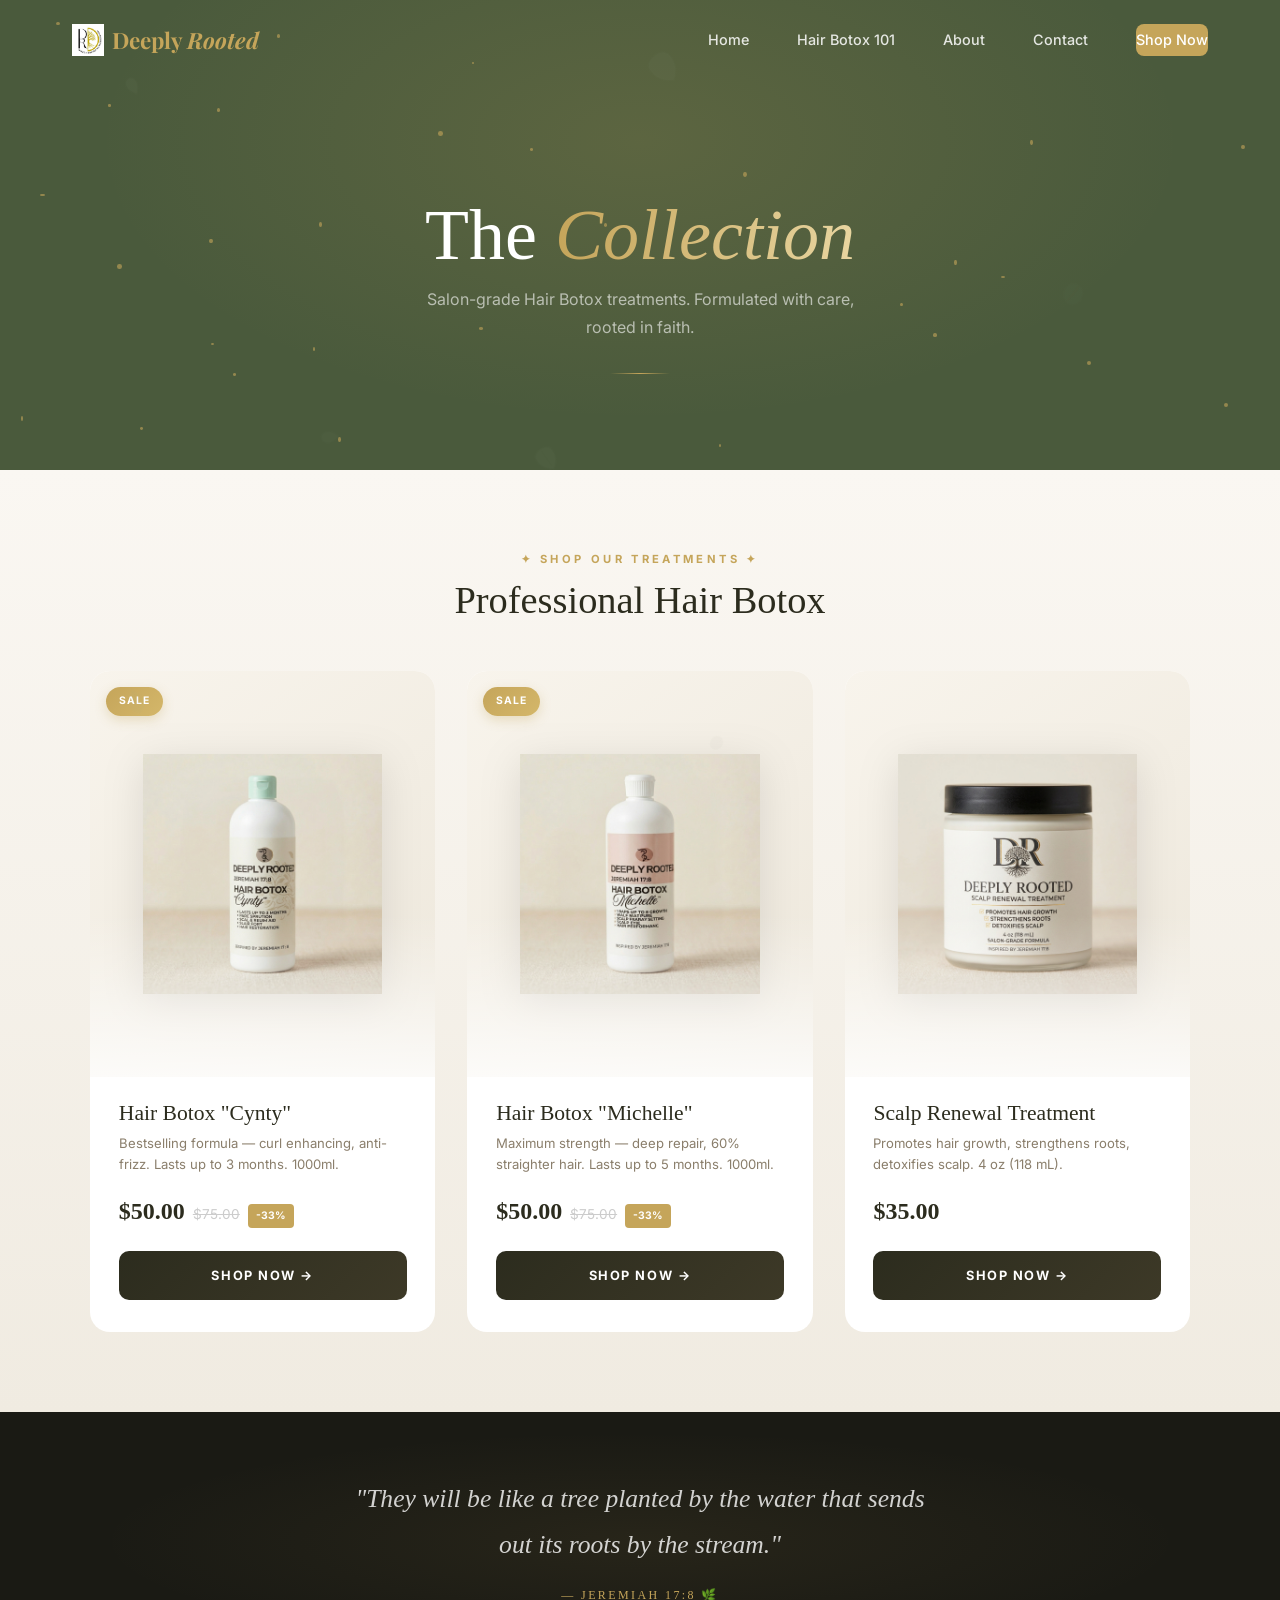
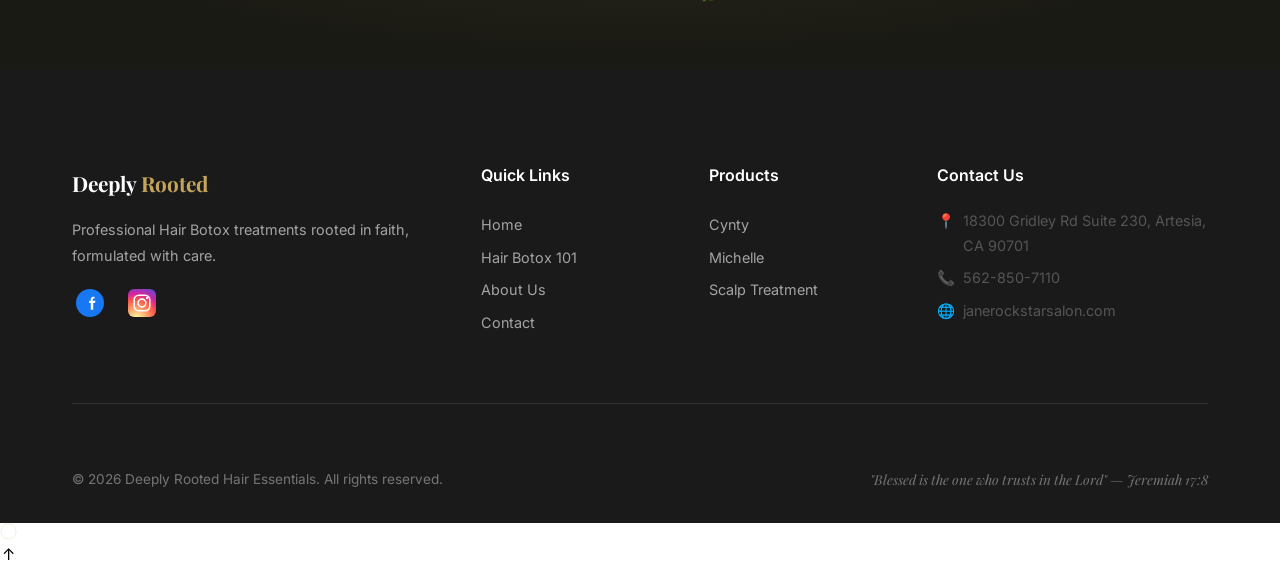
<file: shop.html>
<!DOCTYPE html>
<html lang="en">
<head>
  <meta charset="UTF-8">
  <meta name="viewport" content="width=device-width, initial-scale=1.0">
  <title>Shop — Deeply Rooted Hair Essentials</title>
  <meta name="description" content="Shop professional Hair Botox treatments by Deeply Rooted.">
  <link rel="preconnect" href="https://fonts.googleapis.com">
  <link rel="preconnect" href="https://fonts.gstatic.com" crossorigin>
  <link rel="stylesheet" href="styles/main.css?v=20260504c">
  <style>
    .nav-logo-img{max-height:32px!important}

    /* ═══ HERO ═══ */
    .sh{position:relative;padding:12rem 2rem 6rem;text-align:center;overflow:hidden;background:#4A5A3C}
    .sh::before{content:'';position:absolute;inset:0;background:radial-gradient(ellipse at 50% 30%,rgba(197,165,90,.15) 0%,transparent 60%)}
    .sh-particles{position:absolute;inset:0;overflow:hidden}
    .sh-p{position:absolute;width:3px;height:3px;background:rgba(197,165,90,.6);border-radius:50%;animation:shFloat 8s infinite ease-in-out}
    @keyframes shFloat{0%,100%{transform:translateY(0) scale(1);opacity:.3}50%{transform:translateY(-120px) scale(1.5);opacity:.8}}
    .sh h1{font-family:var(--font-accent,'Cormorant Garamond',serif);font-size:clamp(2.5rem,6vw,4.5rem);font-weight:300;color:#fff;margin:0 0 .5rem;position:relative;z-index:1}
    .sh h1 em{color:#c5a55a;font-style:italic;background:linear-gradient(90deg,#c5a55a,#e8d5a0,#c5a55a);background-size:200%;-webkit-background-clip:text;-webkit-text-fill-color:transparent;animation:shGold 3s linear infinite}
    @keyframes shGold{0%{background-position:0%}100%{background-position:200%}}
    .sh p{color:rgba(255,255,255,.6);font-size:1rem;position:relative;z-index:1;max-width:450px;margin:0 auto 2rem}
    .sh-line{width:60px;height:1px;background:linear-gradient(90deg,transparent,#c5a55a,transparent);margin:0 auto;position:relative;z-index:1}

    /* ═══ FEATURED ═══ */
    .sf{padding:5rem 2rem;background:linear-gradient(180deg,#faf7f2 0%,#f0ebe1 100%)}
    .sf-label{text-align:center;font-size:.7rem;font-weight:700;letter-spacing:.3em;text-transform:uppercase;color:#c5a55a;margin-bottom:.5rem}
    .sf h2{text-align:center;font-family:var(--font-accent,'Cormorant Garamond',serif);font-size:clamp(1.8rem,3vw,2.5rem);font-weight:400;color:#2c2c1e;margin:0 0 3rem}

    /* ═══ GRID ═══ */
    .sg{display:grid;grid-template-columns:repeat(3,1fr);gap:2rem;max-width:1100px;margin:0 auto}

    /* ═══ CARD ═══ */
    .sc{position:relative;background:#fff;border-radius:20px;overflow:hidden;transition:all .4s cubic-bezier(.25,.46,.45,.94);cursor:pointer}
    .sc::before{content:'';position:absolute;inset:-2px;border-radius:22px;background:linear-gradient(135deg,transparent 30%,rgba(197,165,90,.3) 50%,transparent 70%);background-size:300% 300%;opacity:0;transition:opacity .4s;z-index:-1;animation:scBorder 4s linear infinite}
    @keyframes scBorder{0%{background-position:0% 0%}100%{background-position:300% 300%}}
    .sc:hover::before{opacity:1}
    .sc:hover{transform:translateY(-10px) scale(1.02);box-shadow:0 30px 60px rgba(44,44,30,.12),0 0 40px rgba(197,165,90,.08)}

    /* Image */
    .sc-img{position:relative;aspect-ratio:.85;background:linear-gradient(145deg,#f8f4ec,#ede7db);display:flex;align-items:center;justify-content:center;padding:2rem;overflow:hidden}
    .sc-img::after{content:'';position:absolute;inset:0;background:linear-gradient(180deg,transparent 60%,rgba(255,255,255,.8));pointer-events:none}
    .sc-img img{max-height:90%;max-width:85%;object-fit:contain;filter:drop-shadow(0 8px 20px rgba(0,0,0,.1));transition:transform .5s cubic-bezier(.25,.46,.45,.94)}
    .sc:hover .sc-img img{transform:scale(1.08) rotate(-1deg)}

    /* Glow ring on hover */
    .sc-glow{position:absolute;width:200px;height:200px;border-radius:50%;background:radial-gradient(circle,rgba(197,165,90,.15),transparent 70%);top:50%;left:50%;transform:translate(-50%,-50%) scale(0);transition:transform .5s ease;pointer-events:none}
    .sc:hover .sc-glow{transform:translate(-50%,-50%) scale(1.5)}

    /* Sale tag */
    .sc-tag{position:absolute;top:1rem;left:1rem;background:linear-gradient(135deg,#c5a55a,#d4b76a);color:#fff;font-size:.65rem;font-weight:700;letter-spacing:.1em;text-transform:uppercase;padding:.35rem .8rem;border-radius:50px;z-index:2;box-shadow:0 4px 12px rgba(197,165,90,.3)}

    /* Body */
    .sc-body{padding:1.5rem 1.8rem 2rem}
    .sc-body h3{font-family:var(--font-accent,'Cormorant Garamond',serif);font-size:1.35rem;font-weight:500;color:#2c2c1e;margin:0 0 .4rem}
    .sc-desc{font-size:.82rem;color:#8a7e6b;line-height:1.6;margin:0 0 1rem}

    /* Price */
    .sc-price{display:flex;align-items:baseline;gap:.5rem;margin-bottom:1.2rem}
    .sc-price strong{font-family:var(--font-accent,'Cormorant Garamond',serif);font-size:1.5rem;color:#2c2c1e}
    .sc-price del{font-size:.85rem;color:#ccc}
    .sc-save{font-size:.65rem;font-weight:700;color:#fff;background:#c5a55a;padding:.2rem .5rem;border-radius:4px}

    /* Button */
    .sc-btn{display:block;width:100%;padding:.85rem;border:none;border-radius:10px;font-family:var(--font-body,'Outfit',sans-serif);font-size:.8rem;font-weight:700;letter-spacing:.12em;text-transform:uppercase;text-align:center;text-decoration:none;color:#fff;cursor:pointer;position:relative;overflow:hidden;background:linear-gradient(135deg,#2c2c1e,#3d3927);transition:all .3s}
    .sc-btn::before{content:'';position:absolute;top:0;left:-100%;width:100%;height:100%;background:linear-gradient(90deg,transparent,rgba(197,165,90,.3),transparent);transition:left .6s}
    .sc-btn:hover::before{left:100%}
    .sc-btn:hover{background:linear-gradient(135deg,#c5a55a,#d4b76a);box-shadow:0 8px 25px rgba(197,165,90,.3)}



    /* ═══ QUOTE ═══ */
    .sq{text-align:center;padding:4rem 2rem;background:#1a1a14;position:relative;overflow:hidden}
    .sq::before{content:'';position:absolute;inset:0;background:radial-gradient(ellipse at 50% 50%,rgba(197,165,90,.08),transparent 60%)}
    .sq blockquote{font-family:var(--font-accent,'Cormorant Garamond',serif);font-size:clamp(1.1rem,2.5vw,1.6rem);font-style:italic;font-weight:300;color:rgba(255,255,255,.8);max-width:600px;margin:0 auto;line-height:1.8;position:relative;z-index:1}
    .sq cite{display:block;margin-top:1rem;font-size:.75rem;font-style:normal;letter-spacing:.2em;text-transform:uppercase;color:#c5a55a}

    @media(max-width:768px){.sh{padding:9rem 1.5rem 4rem}.sg{grid-template-columns:1fr;max-width:400px}.sf{padding:3rem 1rem}}
    @media(min-width:769px) and (max-width:1024px){.sg{grid-template-columns:repeat(2,1fr)}}
  </style>
</head>
<body>
  <div class="scroll-progress" id="scroll-progress"></div>

  <nav class="navbar" id="navbar">
    <div class="container">
      <a href="index.html" class="nav-logo">
        <div class="nav-logo-mark">
          <img src="assets/images/logo.png" alt="Deeply Rooted Logo" class="nav-logo-img" onerror="this.style.display='none';this.nextElementSibling.style.display='flex'">
          <div class="nav-logo-fallback" style="display:none">RD</div>
        </div>
        <span class="nav-logo-text">Deeply <em>Rooted</em></span>
      </a>
      <div class="nav-links">
        <a href="index.html">Home</a>
        <a href="hair-botox-101.html">Hair Botox 101</a>
        <a href="about.html">About</a>
        <a href="contact.html">Contact</a>
        <a href="shop.html" class="nav-cta active">Shop Now</a>
      </div>
      <div class="hamburger" id="hamburger" aria-label="Toggle navigation menu"><span></span><span></span><span></span></div>
    </div>
  </nav>

  <div class="mobile-overlay" id="mobile-overlay"></div>
  <div class="mobile-menu" id="mobile-menu">
    <a href="index.html">Home</a>
    <a href="hair-botox-101.html">Hair Botox 101</a>
    <a href="about.html">About</a>
    <a href="contact.html">Contact</a>
    <a href="shop.html" class="btn btn-primary" style="margin-top:1rem">Shop Now</a>
  </div>

  <!-- HERO -->
  <section class="sh">
    <div class="sh-particles" id="sh-particles"></div>
    <h1>The <em>Collection</em></h1>
    <p>Salon-grade Hair Botox treatments. Formulated with care, rooted in faith.</p>
    <div class="sh-line"></div>
  </section>

  <!-- PRODUCTS -->
  <section class="sf">
    <p class="sf-label">✦ Shop Our Treatments ✦</p>
    <h2>Professional Hair Botox</h2>

    <div class="sg">
      <!-- Cynty -->
      <div class="sc">
        <div class="sc-img">
          <span class="sc-tag">Sale</span>
          <div class="sc-glow"></div>
          <img src="assets/images/product-cynty-raw.png" alt="Hair Botox Cynty">
        </div>
        <div class="sc-body">
          <h3>Hair Botox "Cynty"</h3>
          <p class="sc-desc">Bestselling formula — curl enhancing, anti-frizz. Lasts up to 3 months. 1000ml.</p>
          <div class="sc-price">
            <strong>$50.00</strong><del>$75.00</del><span class="sc-save">-33%</span>
          </div>
          <a href="https://hair-botox-deeply-rooted.myshopify.com/products/hair-botox-cynty" target="_blank" class="sc-btn">Shop Now →</a>
        </div>
      </div>

      <!-- Michelle -->
      <div class="sc">
        <div class="sc-img">
          <span class="sc-tag">Sale</span>
          <div class="sc-glow"></div>
          <img src="assets/images/product-michelle-raw.png" alt="Hair Botox Michelle">
        </div>
        <div class="sc-body">
          <h3>Hair Botox "Michelle"</h3>
          <p class="sc-desc">Maximum strength — deep repair, 60% straighter hair. Lasts up to 5 months. 1000ml.</p>
          <div class="sc-price">
            <strong>$50.00</strong><del>$75.00</del><span class="sc-save">-33%</span>
          </div>
          <a href="https://hair-botox-deeply-rooted.myshopify.com/products/untitled-apr2_02-59" target="_blank" class="sc-btn">Shop Now →</a>
        </div>
      </div>

      <!-- Scalp -->
      <div class="sc">
        <div class="sc-img">
          <div class="sc-glow"></div>
          <img src="assets/images/product-scalp-treatment.png" alt="Scalp Renewal Treatment">
        </div>
        <div class="sc-body">
          <h3>Scalp Renewal Treatment</h3>
          <p class="sc-desc">Promotes hair growth, strengthens roots, detoxifies scalp. 4 oz (118 mL).</p>
          <div class="sc-price"><strong>$35.00</strong></div>
          <a href="https://hair-botox-deeply-rooted.myshopify.com/products/deeply-rooted-scalp-treatment" target="_blank" class="sc-btn">Shop Now →</a>
        </div>
      </div>
    </div>
  </section>


  <!-- QUOTE -->
  <section class="sq">
    <blockquote>"They will be like a tree planted by the water that sends out its roots by the stream."<cite>— Jeremiah 17:8 🌿</cite></blockquote>
  </section>

  <!-- FOOTER -->
  <footer class="footer" id="footer">
    <div class="container">
      <div class="footer-grid">
        <div class="footer-brand">
          <a href="index.html" class="nav-logo">Deeply <span>Rooted</span></a>
          <p>Professional Hair Botox treatments rooted in faith, formulated with care.</p>
          <div class="footer-social" style="margin-top:1rem">
            <a href="https://www.facebook.com/people/Deeply-Rooted-Hair-Essentials-Merchandise/61566217615189/" target="_blank" aria-label="Facebook"><svg viewBox="0 0 36 36" fill="none"><circle cx="18" cy="18" r="18" fill="#1877F2"/><path d="M25 18.09h-2.86v8.71H19V18.09h-2.05v-3h2.05v-1.86c0-2.04 1.2-3.15 3.05-3.15.88 0 1.8.16 1.8.16v2h-1.02c-1 0-1.31.62-1.31 1.26v1.59H25l-.55 3z" fill="#fff"/></svg></a>
            <a href="https://www.instagram.com/deeplyrootedtm/" target="_blank" aria-label="Instagram"><svg viewBox="0 0 36 36" fill="none"><defs><radialGradient id="igf3" cx="30%" cy="107%" r="150%"><stop offset="0%" stop-color="#fdf497"/><stop offset="5%" stop-color="#fdf497"/><stop offset="45%" stop-color="#fd5949"/><stop offset="60%" stop-color="#d6249f"/><stop offset="90%" stop-color="#285AEB"/></radialGradient></defs><rect width="36" height="36" rx="8" fill="url(#igf3)"/><rect x="8" y="8" width="20" height="20" rx="6" stroke="#fff" stroke-width="2" fill="none"/><circle cx="18" cy="18" r="5" stroke="#fff" stroke-width="2" fill="none"/><circle cx="24.5" cy="11.5" r="1.5" fill="#fff"/></svg></a>
          </div>
        </div>
        <div>
          <h4>Quick Links</h4>
          <div class="footer-links"><a href="index.html">Home</a><a href="hair-botox-101.html">Hair Botox 101</a><a href="about.html">About Us</a><a href="contact.html">Contact</a></div>
        </div>
        <div>
          <h4>Products</h4>
          <div class="footer-links"><a href="https://hair-botox-deeply-rooted.myshopify.com/products/hair-botox-cynty" target="_blank">Cynty</a><a href="https://hair-botox-deeply-rooted.myshopify.com/products/untitled-apr2_02-59" target="_blank">Michelle</a><a href="https://hair-botox-deeply-rooted.myshopify.com/products/deeply-rooted-scalp-treatment" target="_blank">Scalp Treatment</a></div>
        </div>
        <div>
          <h4>Contact Us</h4>
          <div class="footer-contact">
            <p><span>📍</span> 18300 Gridley Rd Suite 230, Artesia, CA 90701</p>
            <p><span>📞</span> <a href="tel:5628507110">562-850-7110</a></p>
            <p><span>🌐</span> <a href="https://janerockstarsalon.com" target="_blank">janerockstarsalon.com</a></p>
          </div>
        </div>
      </div>
      <div class="footer-bottom">
        <p>&copy; 2026 Deeply Rooted Hair Essentials. All rights reserved.</p>
        <p class="footer-scripture">"Blessed is the one who trusts in the Lord" — Jeremiah 17:8</p>
      </div>
    </div>
  </footer>

  <button class="back-to-top" id="back-to-top" aria-label="Back to top">
    <svg class="back-to-top-ring" viewBox="0 0 36 36"><circle class="ring-bg" cx="18" cy="18" r="16" fill="none" stroke="rgba(197,165,90,0.2)" stroke-width="2"/><circle class="ring-progress" cx="18" cy="18" r="16" fill="none" stroke="var(--color-gold)" stroke-width="2" stroke-dasharray="100.53" stroke-dashoffset="100.53" stroke-linecap="round"/></svg>
    <span class="back-to-top-arrow">↑</span>
  </button>

  <script src="scripts/main.js?v=20260504c"></script>
  <script>
    // Particles
    (function(){
      var c=document.getElementById('sh-particles');if(!c)return;
      for(var i=0;i<30;i++){var p=document.createElement('div');p.className='sh-p';
      p.style.cssText='left:'+Math.random()*100+'%;top:'+Math.random()*100+'%;animation-delay:'+Math.random()*8+'s;animation-duration:'+(Math.random()*6+6)+'s;width:'+(Math.random()*3+2)+'px;height:'+(Math.random()*3+2)+'px;';
      c.appendChild(p);}
    })();
    // Card entrance animation
    var cards=document.querySelectorAll('.sc');
    var obs=new IntersectionObserver(function(entries){entries.forEach(function(e){if(e.isIntersecting){e.target.style.opacity='1';e.target.style.transform='translateY(0)';obs.unobserve(e.target);}});},{threshold:.2});
    cards.forEach(function(c,i){c.style.opacity='0';c.style.transform='translateY(40px)';c.style.transition='all 0.6s cubic-bezier(0.25,0.46,0.45,0.94) '+(i*0.15)+'s';obs.observe(c);});
  </script>
</body>
</html>
</file>
<file: styles/main.css>
/* ============================================
   DEEPLY ROOTED HAIR ESSENTIALS — DESIGN SYSTEM
   ============================================ */

/* Google Fonts */
@import url('https://fonts.googleapis.com/css2?family=Playfair+Display:ital,wght@0,400;0,500;0,600;0,700;1,400;1,500&family=Inter:wght@300;400;500;600;700&display=swap');

/* ---- Design Tokens ---- */
:root {
  /* Colors */
  --color-sage: #7A8B6F;
  --color-sage-light: #9BAF8E;
  --color-sage-dark: #5C6B4F;
  --color-olive: #4A5A3C;
  --color-gold: #C5A55A;
  --color-gold-bright: #D4AF37;
  --color-gold-light: #E8D5A0;
  --color-white: #FFFFFF;
  --color-cream: #FAFAF5;
  --color-cream-warm: #F5F0E8;
  --color-charcoal: #2C2C2C;
  --color-black: #1A1A1A;
  --color-gray-100: #F7F7F7;
  --color-gray-200: #E8E8E8;
  --color-gray-300: #D1D1D1;
  --color-gray-500: #888888;
  --color-gray-700: #555555;
  --color-error: #C0392B;
  --color-success: #27AE60;

  /* Typography */
  --font-heading: 'Playfair Display', Georgia, serif;
  --font-body: 'Inter', -apple-system, sans-serif;

  /* Spacing */
  --space-xs: 0.25rem;
  --space-sm: 0.5rem;
  --space-md: 1rem;
  --space-lg: 1.5rem;
  --space-xl: 2rem;
  --space-2xl: 3rem;
  --space-3xl: 4rem;
  --space-4xl: 6rem;
  --space-5xl: 8rem;

  /* Layout */
  --max-width: 1200px;
  --nav-height: 80px;

  /* Borders & Radius */
  --radius-sm: 4px;
  --radius-md: 8px;
  --radius-lg: 16px;
  --radius-xl: 24px;
  --radius-full: 50%;

  /* Shadows */
  --shadow-sm: 0 2px 8px rgba(0,0,0,0.06);
  --shadow-md: 0 4px 16px rgba(0,0,0,0.08);
  --shadow-lg: 0 8px 32px rgba(0,0,0,0.12);
  --shadow-xl: 0 16px 48px rgba(0,0,0,0.16);
  --shadow-gold: 0 4px 20px rgba(197,165,90,0.3);

  /* Transitions */
  --transition-fast: 0.2s ease;
  --transition-base: 0.3s ease;
  --transition-slow: 0.5s ease;
  --transition-spring: 0.4s cubic-bezier(0.175, 0.885, 0.32, 1.275);
}

/* ---- Reset ---- */
*, *::before, *::after { box-sizing: border-box; margin: 0; padding: 0; }
html { scroll-behavior: smooth; font-size: 16px; }
body {
  font-family: var(--font-body);
  color: var(--color-charcoal);
  background: var(--color-white);
  line-height: 1.7;
  overflow-x: hidden;
  -webkit-font-smoothing: antialiased;
}
img { max-width: 100%; height: auto; display: block; }
a { text-decoration: none; color: inherit; transition: color var(--transition-fast); }
ul, ol { list-style: none; }
button, input, textarea, select {
  font-family: inherit; font-size: inherit; border: none; outline: none; background: none;
}
button { cursor: pointer; }

/* ---- Typography ---- */
h1, h2, h3, h4, h5 { font-family: var(--font-heading); font-weight: 600; line-height: 1.2; color: var(--color-black); }
h1 { font-size: clamp(2.2rem, 5vw, 3.5rem); }
h2 { font-size: clamp(1.8rem, 4vw, 2.8rem); }
h3 { font-size: clamp(1.3rem, 3vw, 1.8rem); }
h4 { font-size: clamp(1.1rem, 2vw, 1.3rem); }
p { margin-bottom: var(--space-md); color: var(--color-gray-700); }
.text-gold { color: var(--color-gold); }
.text-sage { color: var(--color-sage); }
.text-center { text-align: center; }
.subtitle {
  font-family: var(--font-body);
  font-size: 0.85rem;
  font-weight: 500;
  letter-spacing: 3px;
  text-transform: uppercase;
  color: var(--color-gold);
}

/* ---- Layout ---- */
.container { max-width: var(--max-width); margin: 0 auto; padding: 0 var(--space-xl); }
.section { padding: var(--space-4xl) 0; }
.section-header { text-align: center; max-width: 700px; margin: 0 auto var(--space-2xl); }
.section-header h2 { margin-bottom: var(--space-md); }
.section-header p { font-size: 1.1rem; }
.grid-2 { display: grid; grid-template-columns: repeat(2, 1fr); gap: var(--space-2xl); align-items: center; }
.grid-3 { display: grid; grid-template-columns: repeat(3, 1fr); gap: var(--space-xl); }
.grid-4 { display: grid; grid-template-columns: repeat(4, 1fr); gap: var(--space-xl); }

/* ---- Buttons ---- */
.btn {
  display: inline-flex; align-items: center; justify-content: center; gap: var(--space-sm);
  padding: 0.9rem 2.2rem; border-radius: var(--radius-md); font-weight: 600;
  font-size: 0.95rem; letter-spacing: 0.5px; transition: all var(--transition-base);
  position: relative; overflow: hidden;
}
.btn-primary {
  background: linear-gradient(135deg, var(--color-gold), var(--color-gold-bright));
  color: var(--color-black); box-shadow: var(--shadow-gold);
}
.btn-primary:hover { transform: translateY(-2px); box-shadow: 0 6px 28px rgba(197,165,90,0.45); }
.btn-secondary {
  background: transparent; color: var(--color-white);
  border: 2px solid rgba(255,255,255,0.6);
}
.btn-secondary:hover { background: rgba(255,255,255,0.1); border-color: var(--color-white); }
.btn-outline {
  background: transparent; color: var(--color-sage-dark);
  border: 2px solid var(--color-sage);
}
.btn-outline:hover { background: var(--color-sage); color: var(--color-white); }
.btn-dark {
  background: var(--color-charcoal); color: var(--color-white);
}
.btn-dark:hover { background: var(--color-black); transform: translateY(-2px); }

/* ---- Navigation ---- */
.navbar {
  position: fixed; top: 0; left: 0; right: 0; z-index: 1000;
  height: var(--nav-height); display: flex; align-items: center;
  transition: all var(--transition-base);
  background: transparent;
}
.navbar.scrolled {
  background: rgba(74, 90, 60, 0.88); backdrop-filter: blur(20px) saturate(1.4); -webkit-backdrop-filter: blur(20px) saturate(1.4);
  box-shadow: 0 4px 24px rgba(0,0,0,0.12), inset 0 1px 0 rgba(255,255,255,0.06);
}
.navbar .container { display: flex; align-items: center; justify-content: space-between; width: 100%; }
.nav-logo {
  display: flex; align-items: center; gap: 0.5rem;
  font-family: var(--font-heading); font-size: 1.4rem; font-weight: 700;
  color: var(--color-white); transition: color var(--transition-base);
  text-decoration: none;
}
.nav-logo span { color: var(--color-gold); }
.navbar.scrolled .nav-logo { color: var(--color-white); }
.navbar.scrolled .nav-logo-text { color: var(--color-white) !important; text-shadow: 0 1px 4px rgba(0,0,0,0.2); }
.navbar.scrolled .nav-logo-text em,
.navbar.scrolled .nav-logo-text span { color: var(--color-gold) !important; }
.nav-links { display: flex; align-items: center; gap: var(--space-2xl); }
.nav-links a {
  font-size: 0.9rem; font-weight: 500; color: rgba(255,255,255,0.85);
  position: relative; padding: var(--space-xs) 0;
  transition: color var(--transition-fast);
}
.nav-links a::after {
  content: ''; position: absolute; bottom: -4px; left: 0; width: 0; height: 2px;
  background: var(--color-gold); transition: width var(--transition-base);
}
.nav-links a:hover, .nav-links a.active { color: var(--color-white); }
.nav-links a:hover::after, .nav-links a.active::after { width: 100%; }
.navbar.scrolled .nav-links a { color: rgba(255,255,255,0.9); font-weight: 600; text-shadow: 0 1px 3px rgba(0,0,0,0.15); }
.navbar.scrolled .nav-links a:hover, .navbar.scrolled .nav-links a.active { color: var(--color-gold); }
.nav-cta {
  padding: 0.6rem 1.6rem; border-radius: var(--radius-md); font-weight: 600; font-size: 0.85rem;
  background: var(--color-gold); color: var(--color-black);
  transition: all var(--transition-base);
}
.nav-cta:hover { background: var(--color-gold-bright); transform: translateY(-1px); }
.nav-cta::after { display: none !important; }

/* Hamburger */
.hamburger { display: none; flex-direction: column; gap: 5px; cursor: pointer; z-index: 1001; }
.hamburger span {
  width: 26px; height: 2.5px; background: var(--color-white); border-radius: 2px;
  transition: all var(--transition-base);
}
.navbar.scrolled .hamburger span { background: var(--color-white); }
.hamburger.active span:nth-child(1) { transform: rotate(45deg) translate(5px, 5px); }
.hamburger.active span:nth-child(2) { opacity: 0; }
.hamburger.active span:nth-child(3) { transform: rotate(-45deg) translate(5px, -5px); }

/* Mobile Menu */
.mobile-menu {
  display: none; position: fixed; top: 0; right: -100%; width: 80%; max-width: 360px; height: 100vh;
  background: var(--color-white); z-index: 999; padding: 100px var(--space-2xl) var(--space-2xl);
  box-shadow: var(--shadow-xl); transition: right var(--transition-slow);
  flex-direction: column; gap: var(--space-lg);
}
.mobile-menu.open { right: 0; }
.mobile-menu a {
  font-size: 1.1rem; font-weight: 500; color: var(--color-charcoal);
  padding: var(--space-md) 0; border-bottom: 1px solid var(--color-gray-200);
  display: block;
}
.mobile-menu a:hover { color: var(--color-sage-dark); }
.mobile-overlay {
  display: none; position: fixed; inset: 0; background: rgba(0,0,0,0.5); z-index: 998;
  opacity: 0; transition: opacity var(--transition-base);
}
.mobile-overlay.open { opacity: 1; }

/* ---- Cards ---- */
.card {
  background: var(--color-white); border-radius: var(--radius-lg);
  overflow: hidden; box-shadow: var(--shadow-md);
  transition: all var(--transition-base);
}
.card:hover { transform: translateY(-6px); box-shadow: var(--shadow-lg); }
.card-image { width: 100%; aspect-ratio: 1; overflow: hidden; background: var(--color-cream); }
.card-image img { width: 100%; height: 100%; object-fit: cover; transition: transform var(--transition-slow); }
.card:hover .card-image img { transform: scale(1.05); }
.card-body { padding: var(--space-lg); }
.card-body h3 { margin-bottom: var(--space-sm); }
.card-body p { font-size: 0.95rem; }

/* ---- Badges ---- */
.badge {
  display: inline-flex; align-items: center; gap: var(--space-xs);
  padding: 0.35rem 0.9rem; border-radius: var(--radius-xl); font-size: 0.75rem;
  font-weight: 600; text-transform: uppercase; letter-spacing: 1px;
}
.badge-gold { background: var(--color-gold-light); color: var(--color-olive); }
.badge-sage { background: rgba(122,139,111,0.15); color: var(--color-sage-dark); }
.badge-pro { background: var(--color-charcoal); color: var(--color-gold); }

/* ---- Forms ---- */
.form-group { margin-bottom: var(--space-lg); }
.form-group label {
  display: block; font-weight: 600; font-size: 0.9rem;
  margin-bottom: var(--space-sm); color: var(--color-charcoal);
}
.form-group label .required { color: var(--color-error); }
.form-input, .form-textarea, .form-select {
  width: 100%; padding: 0.85rem 1rem; border: 2px solid var(--color-gray-200);
  border-radius: var(--radius-md); font-size: 0.95rem;
  transition: border-color var(--transition-fast), box-shadow var(--transition-fast);
  background: var(--color-white);
}
.form-input:focus, .form-textarea:focus, .form-select:focus {
  border-color: var(--color-sage); box-shadow: 0 0 0 3px rgba(122,139,111,0.15);
}
.form-input.error, .form-textarea.error { border-color: var(--color-error); }
.form-textarea { min-height: 140px; resize: vertical; }
.form-error { color: var(--color-error); font-size: 0.8rem; margin-top: var(--space-xs); display: none; }
.form-success {
  background: rgba(39,174,96,0.1); border: 1px solid var(--color-success);
  color: var(--color-success); padding: var(--space-lg); border-radius: var(--radius-md);
  text-align: center; display: none;
}

/* ---- Page Hero ---- */
.page-hero {
  padding: calc(var(--nav-height) + var(--space-4xl)) 0 var(--space-4xl);
  background: linear-gradient(135deg, var(--color-sage-dark) 0%, var(--color-sage) 50%, var(--color-olive) 100%);
  color: var(--color-white); text-align: center; position: relative; overflow: hidden;
}
.page-hero::before {
  content: ''; position: absolute; inset: 0;
  background: radial-gradient(circle at 30% 70%, rgba(197,165,90,0.15) 0%, transparent 60%);
}
.page-hero h1 { color: var(--color-white); margin-bottom: var(--space-md); position: relative; }
.page-hero p { color: rgba(255,255,255,0.85); font-size: 1.15rem; max-width: 600px; margin: 0 auto; position: relative; }

/* ---- Footer ---- */
.footer {
  background: var(--color-black); color: rgba(255,255,255,0.7); padding: var(--space-4xl) 0 var(--space-xl);
}
.footer-grid {
  display: grid; grid-template-columns: 2fr 1fr 1fr 1.5fr; gap: var(--space-2xl);
  padding-bottom: var(--space-3xl); border-bottom: 1px solid rgba(255,255,255,0.1);
}
.footer-brand .nav-logo { color: var(--color-white); font-size: 1.3rem; display: inline-block; margin-bottom: var(--space-md); }
.footer-brand p { font-size: 0.9rem; line-height: 1.8; color: rgba(255,255,255,0.6); }
.footer h4 { color: var(--color-white); font-size: 1rem; margin-bottom: var(--space-lg); font-family: var(--font-body); font-weight: 600; }
.footer-links a { display: block; padding: var(--space-xs) 0; color: rgba(255,255,255,0.6); font-size: 0.9rem; }
.footer-links a:hover { color: var(--color-gold); }
.footer-contact p { font-size: 0.9rem; margin-bottom: var(--space-sm); display: flex; align-items: flex-start; gap: var(--space-sm); }
.footer-contact p span { color: var(--color-gold); flex-shrink: 0; }
.footer-bottom {
  display: flex; justify-content: space-between; align-items: center;
  padding-top: var(--space-xl); margin-top: var(--space-xl);
}
.footer-bottom p { font-size: 0.85rem; color: rgba(255,255,255,0.4); margin: 0; }
.footer-scripture { font-family: var(--font-heading); font-style: italic; font-size: 0.9rem; color: rgba(255,255,255,0.5); }
.footer-social { display: flex; gap: var(--space-md); align-items: center; }
.footer-social a {
  width: 36px; height: 36px; border-radius: var(--radius-full);
  display: flex; align-items: center; justify-content: center;
  transition: all var(--transition-base);
}
.footer-social a:hover { transform: translateY(-3px); filter: brightness(1.2); }
.footer-social a svg { width: 28px; height: 28px; }

/* ---- Scroll Reveal (Blur In/Out) ---- */
.reveal {
  opacity: 0; transform: translateY(30px); filter: blur(8px);
  transition: opacity 0.7s cubic-bezier(0.5, 0, 0, 1),
              transform 0.7s cubic-bezier(0.5, 0, 0, 1),
              filter 0.6s cubic-bezier(0.5, 0, 0, 1);
  will-change: opacity, transform, filter;
}
.reveal.visible {
  opacity: 1; transform: translateY(0) translateX(0) scale(1) rotate(0deg); filter: blur(0);
}
.reveal-left { opacity: 0; transform: translateX(-60px); filter: blur(8px); }
.reveal-right { opacity: 0; transform: translateX(60px); filter: blur(8px); }
.reveal-scale { opacity: 0; transform: scale(0.82); filter: blur(10px); }
.reveal-rotate { opacity: 0; transform: rotate(-4deg) translateY(20px); filter: blur(8px); }
.reveal-blur { opacity: 0; filter: blur(16px); transform: translateY(15px); }
.reveal-delay-1 { transition-delay: 0.1s; }
.reveal-delay-2 { transition-delay: 0.2s; }
.reveal-delay-3 { transition-delay: 0.3s; }
.reveal-delay-4 { transition-delay: 0.4s; }
.reveal-delay-5 { transition-delay: 0.5s; }
.reveal-delay-6 { transition-delay: 0.6s; }

/* ---- Safety Fallback: show content if JS hasn't initialized after 4s ---- */
/* This ensures images/content aren't permanently hidden on mobile phones
   where IntersectionObserver may not fire correctly */
@keyframes revealFallback {
  to {
    opacity: 1;
    transform: none;
    filter: none;
  }
}
.reveal, .reveal-left, .reveal-right, .reveal-scale, .reveal-rotate, .reveal-blur {
  animation: revealFallback 0s 4s forwards;
}

/* ---- Parallax Utility ---- */
.parallax-layer { will-change: transform; transition: transform 0.1s linear; }

/* ---- Button Ripple ---- */
.btn-ripple { position: relative; overflow: hidden; }
.btn-ripple .ripple-wave {
  position: absolute; border-radius: 50%;
  background: rgba(255,255,255,0.35);
  transform: scale(0); animation: rippleAnim 0.6s ease-out forwards;
  pointer-events: none;
}
@keyframes rippleAnim {
  to { transform: scale(4); opacity: 0; }
}

/* ---- Reduced Motion ---- */
@media (prefers-reduced-motion: reduce) {
  *, *::before, *::after {
    animation-duration: 0.01ms !important;
    animation-iteration-count: 1 !important;
    transition-duration: 0.01ms !important;
  }
  .reveal, .reveal-left, .reveal-right, .reveal-scale, .reveal-rotate, .reveal-blur {
    opacity: 1; transform: none; filter: none;
  }
}

/* ---- Responsive ---- */
@media (max-width: 1024px) {
  .grid-4 { grid-template-columns: repeat(2, 1fr); }
  .footer-grid { grid-template-columns: repeat(2, 1fr); }
}
@media (max-width: 768px) {
  .nav-links { display: none; }
  .hamburger { display: flex; }
  .mobile-menu { display: flex; }
  .grid-2 { grid-template-columns: 1fr; }
  .grid-3 { grid-template-columns: 1fr; }
  .grid-4 { grid-template-columns: 1fr; }
  .section { padding: var(--space-2xl) 0; }
  .footer-grid { grid-template-columns: 1fr; }
  .footer-bottom { flex-direction: column; gap: var(--space-md); text-align: center; }
  .container { padding: 0 var(--space-md); }
  .floating-leaves-container .leaf { opacity: 0.06; }
}

/* ---- Floating Leaves ---- */
.floating-leaves-container {
  position: fixed;
  top: 0; left: 0; width: 100%; height: 100%;
  pointer-events: none;
  z-index: 0;
  overflow: hidden;
}

.floating-leaves-container .leaf {
  position: absolute;
  opacity: 0.1;
  will-change: transform;
  filter: blur(0.5px);
}

.floating-leaves-container .leaf svg {
  width: 100%;
  height: 100%;
}

/* Leaf sizes */
.leaf--sm { width: 18px; height: 18px; }
.leaf--md { width: 26px; height: 26px; }
.leaf--lg { width: 34px; height: 34px; }

/* Fall animation — gentle drift down + sway */
@keyframes leafFall {
  0%   { transform: translateY(-60px) translateX(0) rotate(0deg) scale(1); }
  25%  { transform: translateY(25vh)  translateX(30px) rotate(45deg) scale(0.95); }
  50%  { transform: translateY(50vh)  translateX(-20px) rotate(120deg) scale(1.05); }
  75%  { transform: translateY(75vh)  translateX(40px) rotate(200deg) scale(0.9); }
  100% { transform: translateY(110vh) translateX(10px) rotate(340deg) scale(1); }
}

@keyframes leafSway {
  0%, 100% { transform: translateX(0) rotate(0deg); }
  25% { transform: translateX(15px) rotate(8deg); }
  50% { transform: translateX(-10px) rotate(-5deg); }
  75% { transform: translateX(20px) rotate(12deg); }
}

/* Gentle floating for non-falling leaves */
@keyframes leafFloat {
  0%   { transform: translateY(0) translateX(0) rotate(0deg); }
  33%  { transform: translateY(-15px) translateX(12px) rotate(6deg); }
  66%  { transform: translateY(8px) translateX(-8px) rotate(-4deg); }
  100% { transform: translateY(0) translateX(0) rotate(0deg); }
}

.leaf--fall { animation: leafFall linear forwards; }
.leaf--float { animation: leafFloat ease-in-out infinite; }

@media (prefers-reduced-motion: reduce) {
  .floating-leaves-container { display: none; }
}
</file>
<file: styles/pages/home.css>
/* ════════════════════════════════════════════
   HOME PAGE — Logo-Centered Premium Design
   ════════════════════════════════════════════ */

/* ── Nav Logo ── */
.nav-logo { display: flex; align-items: center; gap: 0.6rem; text-decoration: none; }
.nav-logo-mark {
  width: 42px; height: 42px; border-radius: 50%; overflow: hidden;
  border: 2px solid var(--color-gold); flex-shrink: 0;
  box-shadow: 0 0 0 3px rgba(197,165,90,0.15); transition: box-shadow 0.3s;
}
.nav-logo-mark:hover { box-shadow: 0 0 0 5px rgba(197,165,90,0.28); }
.nav-logo-img { width: 100%; height: 100%; object-fit: cover; }
.nav-logo-fallback {
  width: 100%; height: 100%; background: var(--color-gold);
  color: var(--color-black); font-weight: 800; font-size: 0.9rem;
  display: flex; align-items: center; justify-content: center;
}
.nav-logo-text {
  font-family: var(--font-heading); font-size: 1.3rem; font-weight: 700;
  color: var(--color-white); letter-spacing: -0.02em; transition: color 0.3s;
}
.nav-logo-text em { font-style: italic; color: var(--color-gold); }
.navbar.scrolled .nav-logo-text { color: var(--color-white); }

/* ════════════════════════════════════════════
   SCROLL PROGRESS BAR
   ════════════════════════════════════════════ */
.scroll-progress {
  position: fixed; top: 0; left: 0; height: 3px; width: 0%;
  background: linear-gradient(90deg, var(--color-gold), var(--color-gold-bright), var(--color-sage));
  z-index: 9999; transition: width 0.05s linear;
  box-shadow: 0 0 8px rgba(197,165,90,0.5);
}

/* ════════════════════════════════════════════
   GRADIENT TEXT
   ════════════════════════════════════════════ */
.gradient-text {
  background: linear-gradient(135deg, var(--color-gold-light) 0%, var(--color-gold) 40%, #f0d080 60%, var(--color-gold-light) 100%);
  background-size: 200% auto;
  -webkit-background-clip: text; background-clip: text;
  -webkit-text-fill-color: transparent;
  animation: gradientShift 4s ease-in-out infinite;
  font-style: italic;
}
@keyframes gradientShift {
  0%, 100% { background-position: 0% center; }
  50% { background-position: 100% center; }
}

/* Hero headline word-by-word stagger */
.hero-headline { position: relative; }

/* ════════════════════════════════════════════
   HERO — Logo Centered
   ════════════════════════════════════════════ */
.hero {
  min-height: 100vh;
  background:
    radial-gradient(ellipse 120% 40% at 50% 110%, #1a2d0f 0%, #243d16 25%, transparent 55%),
    radial-gradient(ellipse 80% 25% at 20% 105%, #1e3010 0%, transparent 45%),
    radial-gradient(ellipse 80% 25% at 80% 105%, #162a0c 0%, transparent 45%),
    radial-gradient(circle 60px at 60% 88%, rgba(180,200,120,0.18) 0%, transparent 70%),
    radial-gradient(circle 40px at 35% 92%, rgba(160,185,100,0.12) 0%, transparent 70%),
    linear-gradient(175deg, #3a4e2e 0%, #465a34 20%, #4d6439 45%, #526640 65%, #3d5230 85%, #2c3d22 100%);
  position: relative; overflow: hidden;
  display: flex; flex-direction: column;
  align-items: center; justify-content: center;
  padding-top: var(--nav-height);
}
.hero::before {
  content: ''; position: absolute; inset: 0;
  background:
    radial-gradient(ellipse 50% 45% at 50% 30%, rgba(197,165,90,0.08) 0%, transparent 60%),
    radial-gradient(ellipse 60% 50% at 10% 25%, rgba(255,255,240,0.06) 0%, transparent 55%),
    radial-gradient(ellipse 40% 60% at 88% 30%, rgba(197,165,90,0.07) 0%, transparent 55%);
  pointer-events: none; z-index: 1;
}
.hero::after {
  content: ''; position: absolute; bottom: 0; left: 0; right: 0; height: 120px;
  background: linear-gradient(to top, #fafaf5, transparent);
  pointer-events: none; z-index: 4;
}

/* Particles */
.hero-particles { position: absolute; inset: 0; pointer-events: none; z-index: 1; }
.particle {
  position: absolute; border-radius: 50%;
  background: rgba(248,240,220,0.6);
  animation: particleDrift linear infinite;
}
@keyframes particleDrift {
  0%   { transform: translateY(0) scale(1); opacity: 0; }
  15%  { opacity: 0.5; }
  85%  { opacity: 0.3; }
  100% { transform: translateY(-100vh) scale(0.4); opacity: 0; }
}

/* Botanical leaves */
.hero-leaf {
  position: absolute; top: 0; bottom: 0; width: 220px;
  pointer-events: none; z-index: 2; opacity: 0.85;
}
.hero-leaf svg { width: 100%; height: 100%; }
.hero-leaf-left  { left: 0; }
.hero-leaf-right { right: 0; transform: scaleX(-1); }

/* Sparkles — more spread for centered layout */
.hero-sparkle {
  position: absolute; color: rgba(197,165,90,0.6); pointer-events: none; z-index: 2;
  animation: sparklePulse 3s ease-in-out infinite;
}
.hero-sparkle-1 { top: 18%; right: 12%;  font-size: 1.3rem; animation-delay: 0s; }
.hero-sparkle-2 { top: 55%; right: 8%;   font-size: 0.85rem; animation-delay: 1.1s; }
.hero-sparkle-3 { top: 30%; left: 10%;   font-size: 0.6rem;  animation-delay: 2s; }
.hero-sparkle-4 { top: 65%; left: 6%;    font-size: 1rem;    animation-delay: 0.5s; }
.hero-sparkle-5 { top: 22%; left: 15%;   font-size: 0.7rem;  animation-delay: 1.6s; }
@keyframes sparklePulse { 0%,100%{opacity:0.35;transform:scale(1) rotate(0deg);}50%{opacity:0.9;transform:scale(1.4) rotate(15deg);} }

/* Hero Inner — Centered column layout */
.hero-inner {
  position: relative; z-index: 2;
  display: flex; flex-direction: column; align-items: center;
  text-align: center;
  max-width: var(--max-width); width: 100%;
  padding: 2rem var(--space-xl) 4rem;
}

/* ── Logo Showcase ── */
.hero-logo-showcase {
  position: relative;
  width: 220px; height: 220px;
  margin-bottom: 2rem;
  animation: fadeScaleIn 1s ease both;
}
@keyframes fadeScaleIn {
  from { opacity: 0; transform: scale(0.7); }
  to { opacity: 1; transform: scale(1); }
}

.hero-logo-main {
  width: 100%; height: 100%; object-fit: contain;
  position: relative; z-index: 3;
  filter: drop-shadow(0 8px 32px rgba(197,165,90,0.4));
  animation: logoFloat 6s ease-in-out infinite;
  border-radius: 50%;
  background: white;
}
.hero-logo-showcase {
  will-change: transform;
  transition: transform 0.1s ease-out;
}
@keyframes logoFloat {
  0%, 100% { transform: translateY(0); }
  50% { transform: translateY(-10px); }
}

/* Glow behind logo */
.logo-glow {
  position: absolute; inset: -40px; border-radius: 50%;
  background: radial-gradient(circle, rgba(197,165,90,0.35) 0%, rgba(197,165,90,0.12) 40%, transparent 70%);
  z-index: 1;
  animation: glowPulse 4s ease-in-out infinite;
}
@keyframes glowPulse {
  0%, 100% { transform: scale(1); opacity: 0.8; }
  50% { transform: scale(1.15); opacity: 1; }
}

/* Pulse ring */
.logo-pulse-ring {
  position: absolute; inset: -20px; border-radius: 50%;
  border: 2px solid rgba(197,165,90,0.3);
  z-index: 2;
  animation: pulseRing 3s ease-out infinite;
}
@keyframes pulseRing {
  0% { transform: scale(0.9); opacity: 0.8; }
  70% { transform: scale(1.3); opacity: 0; }
  100% { transform: scale(0.9); opacity: 0; }
}

/* Orbit ring */
.logo-orbit-ring {
  position: absolute; inset: -30px; border-radius: 50%;
  border: 1.5px solid transparent;
  border-top-color: rgba(197,165,90,0.5);
  border-right-color: rgba(197,165,90,0.2);
  z-index: 2;
  animation: orbitSpin 8s linear infinite;
}
@keyframes orbitSpin { to { transform: rotate(360deg); } }

/* ── Brand Name ── */
.hero-brand-name {
  display: flex; flex-direction: column; align-items: center;
  margin-bottom: 1.5rem;
  animation: fadeSlideUp 0.8s 0.3s ease both;
}
.brand-line-top {
  font-family: var(--font-heading); font-size: clamp(1.6rem, 3.5vw, 2.4rem);
  font-weight: 700; color: var(--color-gold-light);
  letter-spacing: 6px; text-transform: uppercase;
}
.brand-line-bottom {
  font-family: var(--font-heading); font-size: clamp(1rem, 2vw, 1.3rem);
  font-weight: 400; color: rgba(255,255,255,0.7);
  letter-spacing: 4px; text-transform: uppercase;
  margin-top: 0.3rem;
}

/* Rating badge */
.hero-rating {
  display: inline-flex; align-items: center; gap: 0.45rem;
  margin-bottom: 1.5rem;
  background: rgba(255,255,255,0.08);
  border: 1px solid rgba(255,255,255,0.15);
  border-radius: 50px; padding: 0.5rem 1.2rem;
  animation: fadeSlideUp 0.8s 0.5s ease both;
}
.rating-star  { color: var(--color-gold); font-size: 1rem; }
.rating-score { color: var(--color-gold); font-weight: 700; font-size: 1rem; }
.rating-count { color: rgba(255,255,255,0.75); font-size: 0.85rem; }

/* Hero Text */
.hero-inner h1 {
  font-size: clamp(2rem, 4vw, 3.2rem);
  color: #fff; line-height: 1.2; margin-bottom: 1rem; font-weight: 700;
  animation: fadeSlideUp 0.8s 0.6s ease both;
}
.hero-inner h1 em { font-style: italic; color: var(--color-gold-light); }
.hero-inner h1 em.gradient-text {
  color: unset;
  -webkit-text-fill-color: transparent;
}

.hero-sub {
  font-size: 1rem; color: rgba(255,255,255,0.78); line-height: 1.85;
  max-width: 520px; margin: 0 auto 2rem;
  animation: fadeSlideUp 0.8s 0.7s ease both;
}
.hero-sub strong { color: rgba(255,255,255,0.95); }

.hero-actions {
  display: flex; gap: 1rem; flex-wrap: wrap; justify-content: center;
  animation: fadeSlideUp 0.8s 0.8s ease both;
}

/* Buttons */
.btn-gold-lg {
  display: inline-flex; align-items: center; gap: 0.5rem;
  padding: 1rem 2.2rem; border-radius: 12px; font-weight: 700; font-size: 0.98rem;
  background: linear-gradient(135deg, var(--color-gold), var(--color-gold-bright));
  color: #1a1a1a; box-shadow: 0 4px 20px rgba(197,165,90,0.4);
  transition: all 0.3s ease; letter-spacing: 0.2px;
}
.btn-gold-lg:hover { transform: translateY(-3px); box-shadow: 0 8px 28px rgba(197,165,90,0.55); }
.btn-arrow { transition: transform 0.2s; }
.btn-gold-lg:hover .btn-arrow { transform: translateX(4px); }
.btn-ghost-lg {
  display: inline-flex; align-items: center; gap: 0.5rem;
  padding: 1rem 2.2rem; border-radius: 12px; font-weight: 600; font-size: 0.98rem;
  border: 1.5px solid rgba(255,255,255,0.35); color: rgba(255,255,255,0.9);
  transition: all 0.3s ease;
}
.btn-ghost-lg:hover { background: rgba(255,255,255,0.1); border-color: rgba(255,255,255,0.6); }

@keyframes fadeSlideUp { from{opacity:0;transform:translateY(20px);}to{opacity:1;transform:translateY(0);} }

/* Scroll mouse */
.hero-scroll-hint {
  position: absolute; bottom: 24px; left: 50%; transform: translateX(-50%); z-index: 5;
  pointer-events: none;
}
.scroll-mouse {
  width: 24px; height: 38px; border: 2px solid rgba(255,255,255,0.4);
  border-radius: 12px; display: flex; justify-content: center; padding-top: 6px;
}
.scroll-wheel {
  width: 3px; height: 6px; background: rgba(255,255,255,0.7);
  border-radius: 2px; animation: wheelScroll 1.8s ease-in-out infinite;
}
@keyframes wheelScroll { 0%{opacity:1;transform:translateY(0);}80%{opacity:0;transform:translateY(10px);}100%{opacity:0;transform:translateY(0);} }

/* ════════════════════════════════════════════
   PRODUCT LINEUP — Full Collection
   ════════════════════════════════════════════ */
.product-lineup {
  background: linear-gradient(160deg, #f7f3eb 0%, #eee9dd 30%, #e8e0cf 60%, #f0ebe0 100%);
  position: relative;
  padding-bottom: var(--space-4xl);
}
.product-lineup::before {
  content: ''; position: absolute; inset: 0;
  background:
    radial-gradient(ellipse 50% 60% at 20% 40%, rgba(92,107,79,0.06) 0%, transparent 60%),
    radial-gradient(ellipse 40% 50% at 80% 60%, rgba(197,165,90,0.07) 0%, transparent 60%);
  pointer-events: none;
}

/* Category Divider */
.lineup-category {
  display: flex; align-items: center; gap: 1.25rem;
  margin: var(--space-2xl) 0 var(--space-xl);
}
.lineup-category-line {
  flex: 1; height: 1px;
  background: linear-gradient(90deg, transparent, rgba(197,165,90,0.35), transparent);
}
.lineup-category-label {
  font-family: var(--font-heading); font-size: 0.82rem;
  font-weight: 700; text-transform: uppercase; letter-spacing: 3px;
  color: var(--color-sage-dark);
  white-space: nowrap;
}

/* 3-Column Product Grid */
.lineup-grid {
  display: grid;
  grid-template-columns: repeat(3, 1fr);
  gap: 1.5rem;
}

/* Individual Product Card */
.lineup-card {
  position: relative;
  background: rgba(255,255,255,0.82);
  backdrop-filter: blur(16px); -webkit-backdrop-filter: blur(16px);
  border: 1px solid rgba(255,255,255,0.7);
  border-radius: 24px;
  overflow: hidden;
  transition: all 0.5s cubic-bezier(0.23, 1, 0.32, 1);
  box-shadow: 0 4px 24px rgba(0,0,0,0.05), inset 0 1px 0 rgba(255,255,255,0.9);
}
.lineup-card:hover {
  transform: translateY(-12px);
  box-shadow: 0 24px 64px rgba(0,0,0,0.12), 0 0 0 1px rgba(197,165,90,0.2);
}

/* Badge */
.lineup-card-badge {
  position: absolute; top: 1rem; right: 1rem; z-index: 5;
  font-size: 0.7rem; font-weight: 700; text-transform: uppercase;
  letter-spacing: 1.2px; padding: 0.35rem 0.85rem; border-radius: 50px;
}
.lineup-badge-gold {
  background: linear-gradient(135deg, var(--color-gold), var(--color-gold-bright));
  color: #1a1a1a;
  box-shadow: 0 2px 10px rgba(197,165,90,0.35);
}
.lineup-badge-sage {
  background: linear-gradient(135deg, #4a5e3a, #5c6b4f);
  color: #fff;
  box-shadow: 0 2px 10px rgba(74,94,58,0.3);
}
.lineup-badge-dark {
  background: linear-gradient(135deg, #1a1a1a, #2c2c2c);
  color: var(--color-gold-light);
  box-shadow: 0 2px 10px rgba(0,0,0,0.25);
}

/* Product Image Area */
.lineup-card-image {
  position: relative;
  display: flex; align-items: center; justify-content: center;
  padding: 1.5rem 1.5rem 1rem;
  min-height: 180px;
  background: linear-gradient(180deg, rgba(248,245,238,0.5) 0%, rgba(255,255,255,0) 100%);
}
.lineup-card-glow {
  position: absolute; top: 50%; left: 50%; transform: translate(-50%, -50%);
  width: 140px; height: 140px; border-radius: 50%;
  background: radial-gradient(circle, rgba(197,165,90,0.15) 0%, transparent 70%);
  transition: all 0.5s ease;
}
.lineup-card:hover .lineup-card-glow {
  width: 180px; height: 180px;
  background: radial-gradient(circle, rgba(197,165,90,0.25) 0%, transparent 70%);
}
.lineup-card-image img {
  position: relative; z-index: 2;
  max-height: 160px; max-width: 100%; object-fit: contain;
  filter: drop-shadow(0 8px 24px rgba(0,0,0,0.12));
  transition: transform 0.5s cubic-bezier(0.23, 1, 0.32, 1);
}
.lineup-card:hover .lineup-card-image img {
  transform: scale(1.08) translateY(-6px);
}

/* Card Content */
.lineup-card-content {
  padding: 0 1.5rem 1.5rem;
}
.lineup-card-content h3 {
  font-family: var(--font-heading);
  font-size: 1.35rem; font-weight: 700; font-style: italic;
  color: var(--color-charcoal);
  margin-bottom: 0.5rem;
}

/* Duration Bar */
.lineup-duration {
  position: relative;
  background: rgba(0,0,0,0.06);
  border-radius: 50px;
  height: 26px;
  overflow: hidden;
  margin-bottom: 0.85rem;
}
.lineup-duration-bar {
  position: absolute; top: 0; left: 0; bottom: 0;
  width: var(--duration-width, 50%);
  background: linear-gradient(90deg, var(--color-sage-dark), #7a8b6f);
  border-radius: 50px;
  transition: width 1.2s cubic-bezier(0.25, 0.46, 0.45, 0.94);
}
.lineup-duration-text {
  position: relative; z-index: 2;
  display: flex; align-items: center; justify-content: center;
  height: 100%; font-size: 0.75rem; font-weight: 500;
  color: var(--color-charcoal);
  mix-blend-mode: normal;
}
.lineup-duration-text strong {
  color: var(--color-charcoal); margin-left: 0.25em;
}

/* Features List */
.lineup-features {
  list-style: none; padding: 0; margin: 0 0 1rem;
  display: flex; flex-direction: column; gap: 0.35rem;
}
.lineup-features li {
  position: relative; padding-left: 1.2rem;
  font-size: 0.8rem; color: var(--color-gray-700); line-height: 1.4;
}
.lineup-features li::before {
  content: '✓'; position: absolute; left: 0; top: 0;
  color: var(--color-sage-dark); font-weight: 700; font-size: 0.8rem;
}

/* Card Button */
.lineup-btn {
  width: 100%; justify-content: center;
  font-size: 0.8rem; padding: 0.75rem 1rem;
}

/* Inner shimmer on hover */
.lineup-card::before {
  content: ''; position: absolute; top: 0; left: -100%; width: 60%; height: 100%;
  background: linear-gradient(90deg, transparent 0%, rgba(255,255,255,0.5) 50%, transparent 100%);
  transform: skewX(-20deg); transition: left 0.7s ease; pointer-events: none;
  z-index: 3;
}
.lineup-card:hover::before { left: 120%; }

/* ── Scalp Treatment Feature Card ── */
.lineup-feature-card {
  display: grid; grid-template-columns: 0.85fr 1.15fr;
  gap: var(--space-3xl); align-items: center;
  background: linear-gradient(145deg, #1a1a1a 0%, #2a2a2a 50%, #1e1e1e 100%);
  border-radius: 28px; overflow: hidden;
  padding: var(--space-3xl);
  box-shadow: 0 16px 48px rgba(0,0,0,0.2);
  position: relative;
  margin-top: var(--space-xl);
}
.lineup-feature-card::after {
  content: ''; position: absolute; inset: 0;
  background: radial-gradient(ellipse 60% 60% at 20% 50%, rgba(197,165,90,0.08) 0%, transparent 70%);
  pointer-events: none;
}
.lineup-feature-image {
  display: flex; align-items: center; justify-content: center;
  position: relative; z-index: 1;
}
.lineup-feature-image img {
  max-height: 340px; max-width: 100%; object-fit: contain;
  filter: drop-shadow(0 12px 40px rgba(197,165,90,0.25));
  transition: transform 0.6s ease;
  border-radius: 16px;
  background: rgba(255,255,255,0.06);
}
.lineup-feature-card:hover .lineup-feature-image img {
  transform: scale(1.06) rotate(-2deg);
}
.lineup-feature-content {
  position: relative; z-index: 1; color: #fff;
}
.lineup-feature-content h3 {
  font-family: var(--font-heading);
  font-size: clamp(1.6rem, 3vw, 2.2rem); font-weight: 700;
  color: #fff; margin-bottom: var(--space-md);
}
.lineup-feature-lead {
  font-size: 1rem; line-height: 1.85;
  color: rgba(255,255,255,0.8); margin-bottom: var(--space-xl);
}
.lineup-feature-lead strong { color: var(--color-gold-light); }

/* Highlight pills */
.lineup-feature-highlights {
  display: flex; gap: 0.75rem; flex-wrap: wrap;
}
.lineup-highlight {
  display: inline-flex; align-items: center; gap: 0.4rem;
  padding: 0.5rem 1rem; border-radius: 50px;
  background: rgba(255,255,255,0.08);
  border: 1px solid rgba(255,255,255,0.12);
  font-size: 0.82rem; font-weight: 500; color: rgba(255,255,255,0.85);
  transition: all 0.3s ease;
}
.lineup-highlight:hover {
  background: rgba(197,165,90,0.15);
  border-color: rgba(197,165,90,0.3);
  color: var(--color-gold-light);
}
.lineup-highlight-icon { font-size: 1rem; }

/* Tagline */
.lineup-tagline {
  text-align: center; margin-top: var(--space-3xl);
}
.lineup-tagline > p {
  font-family: var(--font-heading);
  font-size: clamp(1.1rem, 2.2vw, 1.5rem);
  font-style: italic; color: var(--color-charcoal);
  margin-bottom: var(--space-lg);
  opacity: 0.8;
}
.lineup-badges-row {
  display: flex; gap: 0.75rem; flex-wrap: wrap; justify-content: center;
}

/* Badge pills (shared across sections) */
.spotlight-badge {
  display: inline-flex; align-items: center; gap: 0.3rem;
  padding: 0.5rem 1rem; border-radius: 50px;
  background: linear-gradient(135deg, #edf0e9, #d8dfd3);
  font-size: 0.82rem; font-weight: 600; color: #3a4a30;
  transition: transform 0.2s;
}
.spotlight-badge:hover { transform: translateY(-2px); }

/* ── Product Lineup Responsive ── */
@media (max-width: 950px) {
  .lineup-grid { grid-template-columns: repeat(2, 1fr); }
}
@media (max-width: 600px) {
  .lineup-grid { grid-template-columns: 1fr; }
  .lineup-card-image { min-height: 140px; padding: 1.5rem 1rem 0.5rem; }
  .lineup-card-image img { max-height: 120px; }
  .lineup-card-content { padding: 0 1.5rem 1.25rem; }
  .lineup-card-content h3 { font-size: 1.25rem; }
}


/* ════════════════════════════════════════════
   LIFESTYLE GALLERY
   ════════════════════════════════════════════ */
.lifestyle-section {
  padding: var(--space-3xl) 0;
  background: var(--color-cream);
}
.lifestyle-gallery {
  display: grid;
  grid-template-columns: repeat(3, 1fr);
  gap: 1rem;
  max-width: 900px;
  margin: 0 auto;
}
.lifestyle-photo {
  border-radius: 16px;
  overflow: hidden;
  aspect-ratio: 3 / 4;
}
.lifestyle-photo img {
  width: 100%;
  height: 100%;
  object-fit: cover;
  transition: transform 0.5s ease;
}
.lifestyle-photo:hover img {
  transform: scale(1.05);
}
@media (max-width: 600px) {
  .lifestyle-gallery {
    grid-template-columns: 1fr 1fr;
    gap: 0.75rem;
  }
  .lifestyle-photo:first-child {
    grid-column: 1 / -1;
    aspect-ratio: 4 / 3;
  }
}

/* ════════════════════════════════════════════
   BRAND STRIP
   ════════════════════════════════════════════ */
.brand-strip { background: var(--color-cream); padding: var(--space-3xl) 0; border-bottom: 1px solid var(--color-gray-200); }
.brand-strip-inner { display: flex; align-items: center; justify-content: center; }
.brand-stats { display: flex; gap: var(--space-4xl); flex-wrap: wrap; justify-content: center; }
.brand-stat { display: flex; flex-direction: column; align-items: center; text-align: center; }
.stat-number { font-family: var(--font-heading); font-size: 2.2rem; font-weight: 700; color: var(--color-sage-dark); line-height: 1; }
.stat-label { font-size: 0.78rem; color: var(--color-gray-500); margin-top: 0.3rem; font-weight: 500; text-transform: uppercase; letter-spacing: 1px; }

/* ════════════════════════════════════════════
   PROBLEM / SOLUTION
   ════════════════════════════════════════════ */
.ps-grid { display: grid; grid-template-columns: 1fr 1.1fr; gap: var(--space-4xl); align-items: center; }
.ps-image { position: relative; }
.ps-image img { width: 100%; max-width: 400px; border-radius: var(--radius-xl); box-shadow: 0 16px 48px rgba(0,0,0,0.10); }
.ps-image-badge {
  position: absolute; bottom: 20px; left: 20px;
  background: linear-gradient(135deg, var(--color-gold), var(--color-gold-bright));
  color: #1a1a1a; font-weight: 700; font-size: 0.82rem;
  padding: 0.5rem 1.1rem; border-radius: 50px; box-shadow: 0 4px 14px rgba(197,165,90,0.35);
}
.ps-content h2 { font-size: clamp(1.6rem, 3vw, 2.3rem); margin-bottom: var(--space-md); }
.ps-content h2 em { color: var(--color-sage-dark); }
.ps-lead { font-size: 1.05rem; line-height: 1.9; margin-bottom: var(--space-lg); }
.ps-checks { display: flex; flex-direction: column; gap: 0.75rem; }
.ps-check { display: flex; align-items: flex-start; gap: 0.75rem; font-size: 0.97rem; color: var(--color-charcoal); }
.check-icon { color: var(--color-sage-dark); font-size: 0.75rem; flex-shrink: 0; margin-top: 4px; }

/* ════════════════════════════════════════════
   BENEFITS
   ════════════════════════════════════════════ */
.benefits-grid { display: grid; grid-template-columns: repeat(4, 1fr); gap: var(--space-lg); }
.benefit-card {
  padding: var(--space-2xl) var(--space-lg); border-radius: var(--radius-xl);
  background: #fff; border: 1px solid var(--color-gray-200);
  text-align: center; transition: all 0.3s ease; box-shadow: var(--shadow-sm);
}
.benefit-card:hover { transform: translateY(-5px); border-color: rgba(92,107,79,0.25); box-shadow: 0 12px 36px rgba(92,107,79,0.1); }
.benefit-icon-wrap {
  width: 60px; height: 60px; border-radius: 16px; margin: 0 auto var(--space-md);
  background: linear-gradient(135deg, #edf0e9, #d8dfd3);
  display: flex; align-items: center; justify-content: center;
  transition: transform 0.3s;
}
.benefit-card:hover .benefit-icon-wrap { transform: scale(1.08) rotate(-3deg); }
.benefit-icon { font-size: 1.4rem; }
.benefit-card h4 { margin-bottom: 0.5rem; font-size: 1.02rem; color: var(--color-charcoal); }
.benefit-card p { font-size: 0.88rem; margin: 0; line-height: 1.7; }

/* ════════════════════════════════════════════
   TESTIMONIAL
   ════════════════════════════════════════════ */
.testimonial-section {
  padding: var(--space-5xl) 0;
  background: linear-gradient(135deg, #3d4f34, #4a5e3a, #5c6b4f);
  color: #fff; text-align: center; position: relative; overflow: hidden;
}
.testimonial-section::before {
  content: ''; position: absolute; inset: 0;
  background: radial-gradient(ellipse 60% 60% at 50% 50%, rgba(248,240,220,0.06) 0%, transparent 70%);
}

/* Carousel container */
.testimonial-carousel { position: relative; z-index: 1; max-width: 680px; margin: 0 auto; min-height: 280px; }
.testimonial-inner { position: relative; z-index: 1; max-width: 680px; margin: 0 auto; }
.testimonial-logo {
  width: 68px; height: 68px; border-radius: 50%; overflow: hidden;
  background: #fff; margin: 0 auto var(--space-xl);
  border: 3px solid rgba(197,165,90,0.6);
  box-shadow: 0 0 24px rgba(197,165,90,0.25);
  display: flex; align-items: center; justify-content: center;
}
.testimonial-logo img { width: 100%; height: 100%; object-fit: cover; }

/* Slides */
.testimonial-slide {
  opacity: 0; transform: translateY(15px) scale(0.97);
  transition: all 0.6s cubic-bezier(0.4, 0, 0.2, 1);
  position: absolute; width: 100%; pointer-events: none;
}
.testimonial-slide.active {
  opacity: 1; transform: translateY(0) scale(1);
  position: relative; pointer-events: auto;
}

.testimonial-quote {
  font-family: var(--font-heading); font-size: clamp(1.2rem, 2.8vw, 1.7rem);
  font-style: italic; line-height: 1.75; color: rgba(255,255,255,0.92); margin-bottom: var(--space-xl);
}
.testimonial-author { font-style: normal; font-size: 0.9rem; color: var(--color-gold-light); margin-bottom: 0.5rem; }
.testimonial-stars { color: var(--color-gold-light); font-size: 1rem; letter-spacing: 3px; }

/* Dots */
.testimonial-dots {
  display: flex; justify-content: center; gap: 0.6rem; margin-top: 2rem;
}
.testimonial-dot {
  width: 10px; height: 10px; border-radius: 50%;
  background: rgba(255,255,255,0.25); border: none; cursor: pointer;
  transition: all 0.35s ease; padding: 0;
}
.testimonial-dot:hover { background: rgba(255,255,255,0.5); transform: scale(1.2); }
.testimonial-dot.active {
  background: var(--color-gold); width: 28px; border-radius: 5px;
  box-shadow: 0 0 10px rgba(197,165,90,0.4);
}

/* ════════════════════════════════════════════
   CTA BANNER
   ════════════════════════════════════════════ */
.cta-banner {
  padding: var(--space-5xl) 0;
  background: linear-gradient(135deg, var(--color-cream), var(--color-cream-warm));
  text-align: center; position: relative; overflow: hidden;
}
.cta-banner-bg {
  position: absolute; inset: 0;
  background: radial-gradient(ellipse 70% 50% at 50% 50%, rgba(92,107,79,0.05) 0%, transparent 70%);
}
.cta-banner-inner { position: relative; z-index: 1; max-width: 640px; margin: 0 auto; }
.cta-banner-inner h2 { margin-bottom: var(--space-md); }
.cta-banner-inner p { font-size: 1.05rem; margin-bottom: var(--space-2xl); }
.cta-banner-actions { display: flex; gap: 1rem; justify-content: center; flex-wrap: wrap; }
.cta-banner-actions .btn-ghost-lg { border-color: rgba(0,0,0,0.18); color: var(--color-charcoal); }
.cta-banner-actions .btn-ghost-lg:hover { border-color: var(--color-sage); background: rgba(122,139,111,0.08); }

/* ════════════════════════════════════════════
   BENTO GRID — Asymmetric Benefits Layout
   ════════════════════════════════════════════ */
.bento-section { background: var(--color-cream); }
.bento-grid {
  display: grid;
  grid-template-columns: repeat(3, 1fr);
  grid-template-rows: auto auto auto;
  gap: 1.25rem;
}

/* Card sizes */
.bento-card { position: relative; border-radius: 20px; padding: 2rem; overflow: hidden; transition: all 0.45s cubic-bezier(0.23, 1, 0.32, 1); cursor: default; }
.bento-card-wide { grid-column: span 2; }
.bento-card-tall { grid-row: span 2; }

/* Card themes */
.bento-card--glass {
  background: rgba(255,255,255,0.72);
  backdrop-filter: blur(16px); -webkit-backdrop-filter: blur(16px);
  border: 1px solid rgba(255,255,255,0.6);
  box-shadow: 0 4px 24px rgba(0,0,0,0.04), inset 0 1px 0 rgba(255,255,255,0.8);
}
.bento-card--sage {
  background: linear-gradient(145deg, #4a5e3a 0%, #5c6b4f 40%, #6a7d5a 100%);
  color: #fff;
}
.bento-card.bento-card--sage h4 { color: #ffffff !important; text-shadow: 0 1px 3px rgba(0,0,0,0.25); }
.bento-card.bento-card--sage p { color: rgba(255,255,255,0.97) !important; }
.bento-card--sage .bento-icon-wrap { background: rgba(255,255,255,0.18); }
.bento-card--dark {
  background: linear-gradient(145deg, #1a1a1a 0%, #2c2c2c 60%, #3a3a3a 100%);
  color: #fff;
}
.bento-card.bento-card--dark h4 { color: #ffffff !important; text-shadow: 0 1px 3px rgba(0,0,0,0.3); }
.bento-card.bento-card--dark p { color: rgba(255,255,255,0.95) !important; }
.bento-card--dark .bento-icon-wrap { background: rgba(197,165,90,0.2); }
.bento-card--gold {
  background: linear-gradient(145deg, #f5ecd5 0%, #ede0c0 50%, #e8d5a0 100%);
  border: 1px solid rgba(197,165,90,0.25);
}

/* Hover — lift + glow */
.bento-card:hover {
  transform: translateY(-8px);
  box-shadow: 0 20px 60px rgba(0,0,0,0.12), 0 0 0 1px rgba(197,165,90,0.12);
}
.bento-card--sage:hover { box-shadow: 0 20px 60px rgba(74,94,58,0.3); }
.bento-card--dark:hover { box-shadow: 0 20px 60px rgba(0,0,0,0.35); }

/* Gradient border animation on hover */
.bento-card--glass::before {
  content: ''; position: absolute; inset: -2px; border-radius: 22px; z-index: -1;
  background: conic-gradient(from var(--border-angle, 0deg), transparent 60%, var(--color-gold) 80%, var(--color-sage) 90%, transparent 100%);
  opacity: 0; transition: opacity 0.4s ease;
}
.bento-card--glass:hover::before { opacity: 1; animation: rotateBorder 3s linear infinite; }
@keyframes rotateBorder { to { --border-angle: 360deg; } }
@property --border-angle { syntax: '<angle>'; initial-value: 0deg; inherits: false; }

/* Icon */
.bento-icon-wrap {
  width: 56px; height: 56px; border-radius: 16px;
  background: linear-gradient(135deg, #edf0e9, #d8dfd3);
  display: flex; align-items: center; justify-content: center;
  margin-bottom: 1.25rem; transition: all 0.4s cubic-bezier(0.175, 0.885, 0.32, 1.275);
}
.bento-card:hover .bento-icon-wrap { transform: scale(1.12) rotate(-6deg); }
.bento-icon { font-size: 1.5rem; }

.bento-card h4 { font-family: var(--font-heading); font-size: 1.15rem; font-weight: 700; margin-bottom: 0.65rem; color: var(--color-black); }
.bento-card p { font-size: 0.9rem; line-height: 1.7; margin: 0; color: var(--color-gray-700); }

/* Image card (wide hero) */
.bento-image-card { display: flex; align-items: center; gap: 2.5rem; min-height: 220px; }
.bento-image-card .bento-image-wrap {
  flex-shrink: 0; width: 200px; height: 200px; border-radius: 16px; overflow: hidden;
  box-shadow: 0 8px 32px rgba(0,0,0,0.1);
}
.bento-image-card .bento-image-wrap img {
  width: 100%; height: 100%; object-fit: cover;
  transition: transform 0.8s cubic-bezier(0.25, 0.46, 0.45, 0.94);
}
.bento-card:hover .bento-image-wrap img { transform: scale(1.1); }

/* Tall card extra styling */
.bento-card-tall { display: flex; flex-direction: column; justify-content: center; }
.bento-tall-stat {
  font-family: var(--font-heading); font-size: 3.5rem; font-weight: 700;
  color: var(--color-gold); line-height: 1; margin: 1rem 0;
}

/* Inner shimmer effect */
.bento-card--glass::after {
  content: ''; position: absolute; top: 0; left: -100%; width: 60%; height: 100%;
  background: linear-gradient(90deg, transparent 0%, rgba(255,255,255,0.4) 50%, transparent 100%);
  transform: skewX(-20deg); transition: left 0.6s ease; pointer-events: none;
}
.bento-card--glass:hover::after { left: 120%; }

/* ════════════════════════════════════════════
   BRAND STATS — Animated Counter
   ════════════════════════════════════════════ */
.stat-number {
  font-family: var(--font-heading); font-size: 2.2rem; font-weight: 700;
  color: var(--color-sage-dark); line-height: 1;
  transition: transform 0.3s ease;
}
.brand-stat:hover .stat-number { transform: scale(1.1); }
.brand-stat:hover .stat-label { color: var(--color-sage-dark); }

/* ════════════════════════════════════════════
   TRUST SIGNALS
   ════════════════════════════════════════════ */
.trust-signals {
  padding: 3.5rem 0;
  background: linear-gradient(135deg, #1a1a1a 0%, #252525 50%, #1e1e1e 100%);
  overflow: hidden; position: relative;
}
.trust-signals::before {
  content: ''; position: absolute; inset: 0;
  background: radial-gradient(ellipse 50% 60% at 50% 50%, rgba(197,165,90,0.06) 0%, transparent 70%);
}

.trust-badges {
  display: flex; justify-content: center; gap: 2.5rem; flex-wrap: wrap;
  position: relative; z-index: 1; margin-bottom: 2rem;
}
.trust-badge {
  display: flex; flex-direction: column; align-items: center; gap: 0.5rem;
  transition: all 0.35s ease; cursor: default;
}
.trust-badge:hover { transform: translateY(-4px); }
.trust-badge-icon {
  width: 52px; height: 52px; border-radius: 50%;
  background: rgba(197,165,90,0.12); border: 1.5px solid rgba(197,165,90,0.3);
  display: flex; align-items: center; justify-content: center;
  color: var(--color-gold); transition: all 0.35s ease;
}
.trust-badge-icon svg {
  width: 22px; height: 22px;
  stroke: var(--color-gold); transition: all 0.35s ease;
}
.trust-badge:hover .trust-badge-icon {
  background: rgba(197,165,90,0.22); border-color: var(--color-gold);
  box-shadow: 0 0 20px rgba(197,165,90,0.25);
  transform: scale(1.08);
}
.trust-badge:hover .trust-badge-icon svg {
  stroke: var(--color-gold-light);
}
.trust-badge-label {
  font-size: 0.72rem; font-weight: 600; text-transform: uppercase;
  letter-spacing: 1.5px; color: rgba(255,255,255,0.7);
  transition: color 0.3s;
}
.trust-badge:hover .trust-badge-label { color: var(--color-gold-light); }

/* Marquee */
.trust-marquee {
  position: relative; z-index: 1; overflow: hidden;
  border-top: 1px solid rgba(255,255,255,0.06);
  padding-top: 1.5rem;
}
.trust-marquee-track {
  display: flex; gap: 3rem; white-space: nowrap;
  animation: marqueeScroll 25s linear infinite;
  width: max-content;
}
.trust-marquee-track:hover { animation-play-state: paused; }
@keyframes marqueeScroll { 0% { transform: translateX(0); } 100% { transform: translateX(-50%); } }
.marquee-item {
  font-size: 0.82rem; font-weight: 500; color: rgba(255,255,255,0.45);
  letter-spacing: 2px; text-transform: uppercase;
  display: flex; align-items: center; gap: 0.75rem;
  flex-shrink: 0;
}
.marquee-dot {
  width: 5px; height: 5px; border-radius: 50%;
  background: var(--color-gold); opacity: 0.5;
  flex-shrink: 0;
}

/* ════════════════════════════════════════════
   BUTTON SHIMMER
   ════════════════════════════════════════════ */
.btn-gold-lg {
  position: relative; overflow: hidden;
}
.btn-gold-lg::after {
  content: ''; position: absolute; top: 0; left: -100%; width: 50%; height: 100%;
  background: linear-gradient(90deg, transparent 0%, rgba(255,255,255,0.5) 50%, transparent 100%);
  transform: skewX(-20deg); transition: none; pointer-events: none;
  animation: shimmerSweep 3.5s ease-in-out infinite;
}
@keyframes shimmerSweep {
  0%, 100% { left: -100%; }
  50% { left: 120%; }
}

/* ════════════════════════════════════════════
   FOOTER TRUST BADGES
   ════════════════════════════════════════════ */
.footer-trust {
  display: flex; justify-content: center; gap: 2rem; flex-wrap: wrap;
  padding: 1.5rem 0; margin-top: 1rem;
  border-top: 1px solid rgba(255,255,255,0.08);
}
.footer-trust-item {
  display: flex; align-items: center; gap: 0.5rem;
  font-size: 0.78rem; color: rgba(255,255,255,0.45);
  transition: color 0.3s;
}
.footer-trust-item:hover { color: var(--color-gold-light); }
.footer-trust-icon { font-size: 1rem; color: var(--color-gold); opacity: 0.7; }

/* ════════════════════════════════════════════
   BACK TO TOP
   ════════════════════════════════════════════ */
.back-to-top {
  position: fixed; bottom: 2rem; right: 2rem; z-index: 900;
  width: 48px; height: 48px; border-radius: 50%;
  background: var(--color-charcoal); border: none;
  cursor: pointer; display: flex; align-items: center; justify-content: center;
  opacity: 0; visibility: hidden; transform: translateY(20px);
  transition: all 0.4s cubic-bezier(0.175, 0.885, 0.32, 1.275);
  box-shadow: 0 4px 20px rgba(0,0,0,0.2);
}
.back-to-top.visible {
  opacity: 1; visibility: visible; transform: translateY(0);
}
.back-to-top:hover {
  background: var(--color-black); transform: translateY(-3px);
  box-shadow: 0 8px 30px rgba(0,0,0,0.3);
}
.back-to-top-ring {
  position: absolute; inset: 0;
  transform: rotate(-90deg);
}
.ring-progress { transition: stroke-dashoffset 0.15s linear; }
.back-to-top-arrow {
  color: var(--color-gold); font-size: 1.1rem; font-weight: 700;
  position: relative; z-index: 1;
}

/* ════════════════════════════════════════════
   SMOOTH SECTION DIVIDERS
   ════════════════════════════════════════════ */
.product-lineup::after {
  content: ''; display: block; height: 1px;
  background: linear-gradient(90deg, transparent, var(--color-gray-200), transparent);
  margin: 0 auto; max-width: 60%;
}

/* Footer logo */
.footer-logo-wrap { margin-bottom: var(--space-md); }
.footer-logo-img { width: 72px; height: 72px; object-fit: contain; opacity: 0.85; filter: brightness(0) invert(1); }

/* ════════════════════════════════════════════
   RESPONSIVE
   ════════════════════════════════════════════ */
@media (max-width: 900px) {
  .hero-logo-showcase { width: 180px; height: 180px; }
  .brand-line-top { letter-spacing: 4px; }
  .hero-leaf { display: none; }
  .brand-stats { gap: var(--space-2xl); }
  .ps-grid { grid-template-columns: 1fr; }
  .ps-image { display: flex; justify-content: center; }
  .benefits-grid { grid-template-columns: repeat(2,1fr); }

  /* Bento Grid — 2 columns */
  .bento-grid { grid-template-columns: repeat(2, 1fr); }
  .bento-card-tall { grid-row: span 1; }
  .bento-image-card { flex-direction: column; gap: 1.5rem; min-height: auto; }
  .bento-image-card .bento-image-wrap { width: 160px; height: 160px; }
  .bento-tall-stat { font-size: 2.5rem; }

  /* Trust badges */
  .trust-badges { gap: 1.5rem; }
  .trust-badge-icon { width: 44px; height: 44px; font-size: 1.2rem; }
}
@media (max-width: 600px) {
  .hero-logo-showcase { width: 150px; height: 150px; }
  .hero-inner h1 { font-size: 1.8rem; }
  .brand-line-top { font-size: 1.3rem; letter-spacing: 3px; }
  .benefits-grid { grid-template-columns: 1fr; }
  .hero-scroll-hint { display: none; }
  .brand-stats { gap: var(--space-xl); }

  /* Bento Grid — 1 column */
  .bento-grid { grid-template-columns: 1fr; }
  .bento-card-wide { grid-column: span 1; }
  .bento-image-card .bento-image-wrap { width: 140px; height: 140px; }
  .bento-card { padding: 1.5rem; }
  .bento-tall-stat { font-size: 2rem; }

  /* Trust */
  .trust-badges { gap: 1rem; }
  .trust-badge-label { font-size: 0.65rem; letter-spacing: 1px; }
  .footer-trust { gap: 1rem; }
}


/* ════════════════════════════════════════════
   LIFESTYLE GALLERY
   ════════════════════════════════════════════ */
.lifestyle-section {
  background: linear-gradient(180deg, var(--color-cream) 0%, #f5f0e8 50%, var(--color-cream) 100%);
  padding: var(--space-4xl) 0;
}

.lifestyle-grid {
  display: grid;
  grid-template-columns: repeat(3, 1fr);
  gap: var(--space-lg);
  margin-top: var(--space-xl);
}

.lifestyle-card {
  position: relative;
  border-radius: 16px;
  overflow: hidden;
  cursor: pointer;
  height: 480px;
  box-shadow: 0 8px 32px rgba(0,0,0,0.1);
  transition: transform 0.5s cubic-bezier(0.23, 1, 0.32, 1), box-shadow 0.5s ease;
}

.lifestyle-card:hover {
  transform: translateY(-8px) scale(1.02);
  box-shadow: 0 20px 60px rgba(0,0,0,0.18);
}

.lifestyle-card-tall {
  /* Same height as others in equal layout */
}

.lifestyle-card img {
  width: 100%;
  height: 100%;
  object-fit: cover;
  display: block;
  transition: transform 0.7s cubic-bezier(0.23, 1, 0.32, 1);
}

.lifestyle-card:hover img {
  transform: scale(1.08);
}

.lifestyle-overlay {
  position: absolute;
  bottom: 0;
  left: 0;
  right: 0;
  padding: 2rem 1.5rem 1.5rem;
  background: linear-gradient(to top, rgba(0,0,0,0.7) 0%, rgba(0,0,0,0.3) 40%, transparent 100%);
  opacity: 0;
  transition: opacity 0.4s ease;
}

.lifestyle-card:hover .lifestyle-overlay {
  opacity: 1;
}

.lifestyle-tag {
  display: inline-block;
  background: rgba(255,255,255,0.15);
  backdrop-filter: blur(10px);
  -webkit-backdrop-filter: blur(10px);
  border: 1px solid rgba(255,255,255,0.25);
  color: #fff;
  font-family: var(--font-body);
  font-size: 0.8rem;
  font-weight: 600;
  letter-spacing: 1.5px;
  text-transform: uppercase;
  padding: 0.5rem 1.2rem;
  border-radius: 50px;
}

@media (max-width: 768px) {
  .lifestyle-grid {
    grid-template-columns: 1fr;
  }
  .lifestyle-card {
    height: 350px;
  }
  .lifestyle-overlay {
    opacity: 1;
  }
}
</file>
<file: styles/pages/contact.css>
/* ---- Contact Page Styles ---- */

.contact-main { padding: var(--space-5xl) 0; }
.contact-grid { display: grid; grid-template-columns: 1.2fr 1fr; gap: var(--space-3xl); }
.contact-form-card {
  background: var(--color-white); border-radius: var(--radius-xl);
  padding: var(--space-2xl); box-shadow: var(--shadow-lg);
}
.contact-form-card h2 { margin-bottom: var(--space-xs); }
.contact-form-card > p { margin-bottom: var(--space-xl); }
.form-row { display: grid; grid-template-columns: 1fr 1fr; gap: var(--space-md); }

/* Contact Info Sidebar */
.contact-sidebar { display: flex; flex-direction: column; gap: var(--space-xl); }
.contact-info-card {
  background: var(--color-cream); border-radius: var(--radius-xl);
  padding: var(--space-2xl);
}
.contact-info-card h3 { margin-bottom: var(--space-lg); }
.contact-info-item {
  display: flex; align-items: flex-start; gap: var(--space-md);
  margin-bottom: var(--space-lg);
}
.contact-info-icon {
  width: 44px; height: 44px; flex-shrink: 0;
  background: var(--color-sage); border-radius: var(--radius-md);
  display: flex; align-items: center; justify-content: center;
  color: var(--color-white); font-size: 1.1rem;
}
.contact-info-item h4 { font-size: 0.95rem; margin-bottom: 2px; font-family: var(--font-body); }
.contact-info-item p { font-size: 0.9rem; margin: 0; }
.contact-info-item a { color: var(--color-sage-dark); font-weight: 500; }
.contact-info-item a:hover { color: var(--color-gold); }

/* Map */
.map-container {
  border-radius: var(--radius-xl); overflow: hidden;
  box-shadow: var(--shadow-md); height: 260px;
}
.map-container iframe { width: 100%; height: 100%; border: 0; }

/* Social Links */
.social-links-card {
  background: linear-gradient(135deg, var(--color-sage-dark), var(--color-olive));
  border-radius: var(--radius-xl); padding: var(--space-xl);
  color: var(--color-white); text-align: center;
}
.social-links-card h4 { color: var(--color-white); margin-bottom: var(--space-md); font-family: var(--font-body); }
.social-link-buttons { display: flex; gap: var(--space-md); justify-content: center; }
.social-link-btn {
  display: inline-flex; align-items: center; gap: var(--space-sm);
  padding: 0.6rem 1.2rem; background: rgba(255,255,255,0.15);
  border-radius: var(--radius-md); color: var(--color-white);
  font-size: 0.9rem; font-weight: 500; transition: all var(--transition-base);
}
.social-link-btn:hover { background: rgba(255,255,255,0.25); transform: translateY(-2px); }
.social-link-btn svg { width: 22px; height: 22px; flex-shrink: 0; }

/* Professional Registration */
.pro-registration {
  background: var(--color-cream); padding: var(--space-5xl) 0;
}
.pro-reg-card {
  max-width: 800px; margin: 0 auto; background: var(--color-white);
  border-radius: var(--radius-xl); padding: var(--space-3xl);
  box-shadow: var(--shadow-lg); border-top: 4px solid var(--color-gold);
}
.pro-reg-card h2 { margin-bottom: var(--space-sm); }
.pro-reg-card > p { margin-bottom: var(--space-xl); }
.pro-reg-card .badge { margin-bottom: var(--space-xl); }

@media (max-width: 768px) {
  .contact-grid { grid-template-columns: 1fr; }
  .form-row { grid-template-columns: 1fr; }
}
</file>
<file: styles/pages/education.css>
/* ═══════════════════════════════════════════
   EDUCATION PAGE — Hair Botox 101
   Premium Editorial Design
   ═══════════════════════════════════════════ */

/* ═══════════════════════════════════════════
   ANIMATED HERO
   ═══════════════════════════════════════════ */
.edu-hero {
  padding: calc(var(--nav-height) + var(--space-5xl)) 0 var(--space-5xl) !important;
  min-height: 420px;
  position: relative;
  overflow: hidden;
  background:
    radial-gradient(ellipse 120% 40% at 50% 110%, #1a2d0f 0%, #243d16 25%, transparent 55%),
    radial-gradient(ellipse 80% 25% at 20% 105%, #1e3010 0%, transparent 45%),
    radial-gradient(ellipse 80% 25% at 80% 105%, #162a0c 0%, transparent 45%),
    radial-gradient(circle 60px at 60% 88%, rgba(180,200,120,0.18) 0%, transparent 70%),
    radial-gradient(circle 40px at 35% 92%, rgba(160,185,100,0.12) 0%, transparent 70%),
    linear-gradient(175deg, #3a4e2e 0%, #465a34 20%, #4d6439 45%, #526640 65%, #3d5230 85%, #2c3d22 100%) !important;
}
.edu-hero::before {
  content: ''; position: absolute; inset: 0;
  background:
    radial-gradient(ellipse 50% 45% at 50% 30%, rgba(197,165,90,0.08) 0%, transparent 60%),
    radial-gradient(ellipse 60% 50% at 10% 25%, rgba(255,255,240,0.06) 0%, transparent 55%),
    radial-gradient(ellipse 40% 60% at 88% 30%, rgba(197,165,90,0.07) 0%, transparent 55%);
  pointer-events: none; z-index: 1;
}

/* Particle container */
.edu-hero-particles {
  position: absolute;
  inset: 0;
  z-index: 1;
  pointer-events: none;
}
.edu-particle {
  position: absolute;
  width: var(--size);
  height: var(--size);
  background: radial-gradient(circle, rgba(197,165,90,0.6), rgba(197,165,90,0));
  border-radius: 50%;
  animation: eduParticleFloat var(--duration) ease-in-out infinite;
  animation-delay: var(--delay);
  opacity: 0;
}
@keyframes eduParticleFloat {
  0% { opacity: 0; transform: translateY(0) scale(0.5); }
  15% { opacity: 0.8; }
  85% { opacity: 0.6; }
  100% { opacity: 0; transform: translateY(-120px) scale(1.2); }
}

/* Botanical leaves */
.edu-hero-leaf {
  position: absolute;
  top: 0;
  width: 140px;
  height: 100%;
  z-index: 1;
  pointer-events: none;
  animation: eduLeafSway 10s ease-in-out infinite;
}
.edu-hero-leaf-left { left: 4%; }
.edu-hero-leaf-right { right: 4%; transform: scaleX(-1); animation-delay: -5s; }
@keyframes eduLeafSway {
  0%, 100% { transform: translateY(0) rotate(0deg); }
  50% { transform: translateY(-8px) rotate(1.5deg); }
}
.edu-hero-leaf-right {
  animation-name: eduLeafSwayRight;
}
@keyframes eduLeafSwayRight {
  0%, 100% { transform: scaleX(-1) translateY(0) rotate(0deg); }
  50% { transform: scaleX(-1) translateY(-8px) rotate(1.5deg); }
}

/* Sparkle decorations */
.edu-sparkle {
  position: absolute;
  color: rgba(197,165,90,0.5);
  font-size: 1rem;
  z-index: 2;
  pointer-events: none;
  animation: eduSparkleTwinkle 4s ease-in-out infinite;
}
.edu-sparkle-1 { top: 18%; left: 15%; font-size: 1.2rem; animation-delay: 0s; }
.edu-sparkle-2 { top: 30%; right: 12%; font-size: 0.9rem; animation-delay: 0.8s; }
.edu-sparkle-3 { bottom: 25%; left: 10%; font-size: 0.7rem; animation-delay: 1.6s; }
.edu-sparkle-4 { top: 22%; right: 22%; font-size: 0.6rem; animation-delay: 2.2s; }
.edu-sparkle-5 { bottom: 20%; right: 18%; font-size: 1.1rem; animation-delay: 3s; }
@keyframes eduSparkleTwinkle {
  0%, 100% { opacity: 0.2; transform: scale(0.8) rotate(0deg); }
  50% { opacity: 1; transform: scale(1.3) rotate(20deg); }
}

/* DNA Helix motif */
.edu-dna-helix {
  position: absolute;
  top: 5%;
  width: 50px;
  height: 90%;
  z-index: 1;
  pointer-events: none;
  opacity: 0.6;
  animation: eduDnaFloat 12s ease-in-out infinite;
}
.edu-dna-left { left: 6%; animation-delay: 0s; }
.edu-dna-right { right: 6%; animation-delay: -6s; }
@keyframes eduDnaFloat {
  0%, 100% { transform: translateY(0); opacity: 0.5; }
  50% { transform: translateY(-12px); opacity: 0.8; }
}

/* Hero badge */
.edu-hero-badge {
  display: inline-flex;
  align-items: center;
  gap: 0.5rem;
  padding: 0.5rem 1.25rem;
  background: rgba(197,165,90,0.15);
  border: 1px solid rgba(197,165,90,0.3);
  border-radius: 50px;
  font-family: var(--font-body);
  font-size: 0.82rem;
  font-weight: 600;
  letter-spacing: 2px;
  text-transform: uppercase;
  color: var(--color-gold-light);
  margin-bottom: var(--space-lg);
  backdrop-filter: blur(6px);
  animation: eduBadgeFade 1s ease-out 0.2s both;
}
.edu-hero-badge-icon { font-size: 1rem; }
@keyframes eduBadgeFade {
  from { opacity: 0; transform: translateY(12px); }
  to { opacity: 1; transform: translateY(0); }
}

/* Hero heading animation */
.edu-hero h1 {
  animation: eduHeadlineFade 0.8s ease-out 0.4s both;
}
@keyframes eduHeadlineFade {
  from { opacity: 0; transform: translateY(16px); }
  to { opacity: 1; transform: translateY(0); }
}
.edu-hero > .container > p {
  animation: eduHeadlineFade 0.8s ease-out 0.6s both;
}

/* Hero tags */
.edu-hero-tags {
  display: flex;
  gap: 0.65rem;
  justify-content: center;
  margin-top: var(--space-xl);
  animation: eduHeadlineFade 0.8s ease-out 0.8s both;
}
.edu-tag {
  padding: 0.35rem 1rem;
  border-radius: 50px;
  font-size: 0.72rem;
  font-weight: 600;
  letter-spacing: 0.5px;
  color: rgba(255,255,255,0.8);
  background: rgba(255,255,255,0.08);
  border: 1px solid rgba(255,255,255,0.15);
  backdrop-filter: blur(4px);
  transition: all 0.3s ease;
}
.edu-tag:hover {
  background: rgba(255,255,255,0.16);
  border-color: rgba(197,165,90,0.4);
  color: var(--color-gold-light);
  transform: translateY(-2px);
}

/* Animated glow */
.edu-hero-glow {
  position: absolute;
  bottom: -60px;
  left: 50%;
  transform: translateX(-50%);
  width: 500px;
  height: 200px;
  background: radial-gradient(ellipse, rgba(197,165,90,0.12) 0%, transparent 70%);
  pointer-events: none;
  z-index: 0;
  animation: eduGlowPulse 5s ease-in-out infinite;
}
@keyframes eduGlowPulse {
  0%, 100% { opacity: 0.5; transform: translateX(-50%) scale(1); }
  50% { opacity: 1; transform: translateX(-50%) scale(1.15); }
}

/* ── Quick Navigation Bar ── */
.edu-quick-nav {
  background: rgba(255,255,255,0.92);
  backdrop-filter: blur(12px);
  -webkit-backdrop-filter: blur(12px);
  border-bottom: 1px solid rgba(0,0,0,0.06);
  border-top: 2px solid transparent;
  padding: 0.75rem 0;
  position: sticky;
  top: var(--nav-height);
  z-index: 90;
  transition: all 0.4s ease;
}
.edu-quick-nav.scrolled {
  box-shadow: 0 4px 24px rgba(0,0,0,0.08);
  border-top-color: var(--color-gold);
}
.edu-quick-nav-inner {
  display: flex;
  justify-content: center;
  align-items: center;
  gap: 0.6rem;
  overflow-x: auto;
  scrollbar-width: none;
  -ms-overflow-style: none;
  padding: 0.2rem 0;
}
.edu-quick-nav-inner::-webkit-scrollbar { display: none; }
.edu-nav-pill {
  flex-shrink: 0;
  padding: 0.5rem 1.15rem;
  border-radius: 50px;
  font-size: 0.78rem;
  font-weight: 600;
  letter-spacing: 0.2px;
  color: var(--color-gray-700);
  background: var(--color-cream);
  border: 1px solid var(--color-gray-200);
  transition: all 0.35s cubic-bezier(0.23, 1, 0.32, 1);
  text-decoration: none;
  white-space: nowrap;
  position: relative;
}
.edu-nav-pill:hover {
  background: rgba(197,165,90,0.1);
  border-color: var(--color-gold-light);
  color: var(--color-charcoal);
  transform: translateY(-1px);
  box-shadow: 0 3px 10px rgba(197,165,90,0.12);
}
.edu-nav-pill.active {
  background: linear-gradient(135deg, var(--color-gold), var(--color-gold-bright));
  color: var(--color-black);
  border-color: var(--color-gold);
  box-shadow: 0 3px 12px rgba(197,165,90,0.35);
  transform: translateY(-1px);
}

/* ── Education Intro ── */
.education-intro { padding: var(--space-4xl) 0 var(--space-2xl); }
.education-intro .content-block { max-width: 800px; margin: 0 auto; }
.education-intro .content-block h2 { margin-bottom: var(--space-lg); }
.education-intro .content-block p { font-size: 1.05rem; line-height: 1.9; }

/* Intro Highlight Cards */
.intro-highlights {
  display: grid;
  grid-template-columns: repeat(4, 1fr);
  gap: 1.25rem;
  max-width: 900px;
  margin: var(--space-2xl) auto 0;
}
.intro-highlight-card {
  text-align: center;
  padding: 1.75rem 1.25rem;
  background: var(--color-white);
  border-radius: var(--radius-lg);
  border: 1px solid var(--color-gray-200);
  box-shadow: var(--shadow-sm);
  transition: all 0.4s cubic-bezier(0.23, 1, 0.32, 1);
  position: relative;
  overflow: hidden;
}
.intro-highlight-card::before {
  content: '';
  position: absolute;
  top: 0;
  left: 0;
  right: 0;
  height: 3px;
  background: linear-gradient(90deg, var(--color-gold), var(--color-sage), var(--color-gold));
  opacity: 0;
  transition: opacity 0.3s ease;
}
.intro-highlight-card:hover {
  transform: translateY(-6px);
  box-shadow: 0 12px 36px rgba(0,0,0,0.08);
  border-color: rgba(197,165,90,0.25);
}
.intro-highlight-card:hover::before { opacity: 1; }
.intro-highlight-icon {
  font-size: 1.4rem;
  margin-bottom: 0.75rem;
  display: block;
  color: var(--color-gold);
  text-shadow: 0 0 12px rgba(197,165,90,0.3);
}
.intro-highlight-card h4 {
  font-family: var(--font-heading);
  font-size: 1rem;
  color: var(--color-charcoal);
  margin-bottom: 0.4rem;
}
.intro-highlight-card p {
  font-size: 0.82rem;
  line-height: 1.6;
  color: var(--color-gray-700);
  margin: 0;
}

/* ── Who is Hair Botox For? ── */
.who-is-it-for {
  padding: var(--space-4xl) 0;
  background: linear-gradient(180deg, var(--color-cream) 0%, var(--color-white) 100%);
}
.audience-grid {
  display: grid;
  grid-template-columns: repeat(3, 1fr);
  gap: 1.25rem;
  max-width: 960px;
  margin: 0 auto;
}
.audience-card {
  padding: 2rem 1.5rem;
  background: var(--color-white);
  border-radius: var(--radius-lg);
  border: 1px solid var(--color-gray-200);
  box-shadow: var(--shadow-sm);
  transition: all 0.4s cubic-bezier(0.23, 1, 0.32, 1);
  text-align: center;
  position: relative;
  overflow: hidden;
}
.audience-card::after {
  content: '';
  position: absolute;
  inset: 0;
  border-radius: var(--radius-lg);
  background: linear-gradient(135deg, rgba(197,165,90,0.04), rgba(122,139,111,0.04));
  opacity: 0;
  transition: opacity 0.3s ease;
}
.audience-card:hover {
  transform: translateY(-8px);
  box-shadow: 0 16px 48px rgba(0,0,0,0.1);
  border-color: rgba(197,165,90,0.3);
}
.audience-card:hover::after { opacity: 1; }
.audience-icon {
  font-size: 1.4rem;
  margin-bottom: 1rem;
  display: block;
  position: relative;
  z-index: 1;
  color: var(--color-gold);
  text-shadow: 0 0 12px rgba(197,165,90,0.3);
}
.audience-card h4 {
  font-family: var(--font-heading);
  font-size: 1.05rem;
  color: var(--color-charcoal);
  margin-bottom: 0.5rem;
  position: relative;
  z-index: 1;
}
.audience-card p {
  font-size: 0.88rem;
  line-height: 1.65;
  color: var(--color-gray-700);
  margin: 0;
  position: relative;
  z-index: 1;
}

/* ── Before & After Gallery ── */
.gallery-section { background: var(--color-cream); padding: var(--space-4xl) 0; }
.gallery-featured {
  display: grid;
  grid-template-columns: 1.2fr 1fr;
  gap: var(--space-2xl);
  align-items: center;
  max-width: 960px;
  margin: 0 auto;
}
.gallery-item {
  border-radius: var(--radius-lg); overflow: hidden; box-shadow: var(--shadow-lg);
  position: relative;
}
.gallery-item-featured { aspect-ratio: 4/3; }
.gallery-item img { width: 100%; height: 100%; object-fit: cover; }
.gallery-item-label {
  position: absolute; bottom: 0; left: 0; right: 0;
  background: linear-gradient(to top, rgba(0,0,0,0.7), transparent);
  color: var(--color-white); padding: var(--space-xl) var(--space-lg) var(--space-md);
  font-weight: 600; font-size: 0.95rem; letter-spacing: 0.3px;
}
.gallery-benefits {
  display: flex; flex-direction: column; gap: var(--space-lg);
}
.gallery-benefit-item {
  display: flex; align-items: flex-start; gap: var(--space-md);
  padding: var(--space-lg);
  background: var(--color-white);
  border-radius: var(--radius-md);
  box-shadow: var(--shadow-sm);
  border-left: 3px solid var(--color-gold);
  transition: transform var(--transition-base), box-shadow var(--transition-base);
}
.gallery-benefit-item:hover {
  transform: translateX(4px);
  box-shadow: var(--shadow-md);
}
.gallery-benefit-icon { color: var(--color-gold); font-size: 1.1rem; flex-shrink: 0; margin-top: 2px; }
.gallery-benefit-item strong {
  display: block; font-family: var(--font-heading);
  font-size: 1.05rem; color: var(--color-charcoal); margin-bottom: var(--space-xs);
}
.gallery-benefit-item p { font-size: 0.9rem; color: var(--color-gray-700); margin: 0; line-height: 1.6; }

/* ── Misconceptions ── */
.misconceptions { padding: var(--space-4xl) 0; }
.misconception-cards { max-width: 800px; margin: 0 auto; display: grid; gap: var(--space-xl); }
.misconception-card {
  background: var(--color-white); border-radius: var(--radius-lg);
  box-shadow: var(--shadow-md); overflow: hidden; border-left: 4px solid var(--color-gold);
}
.misconception-header {
  padding: var(--space-lg) var(--space-xl); cursor: pointer;
  display: flex; align-items: center; justify-content: space-between;
  font-weight: 600; font-size: 1.05rem; color: var(--color-charcoal);
  transition: background var(--transition-fast);
}
.misconception-header:hover { background: var(--color-cream); }
.misconception-header .myth-label {
  background: var(--color-gold-light); color: var(--color-olive);
  padding: 0.2rem 0.6rem; border-radius: var(--radius-sm); font-size: 0.75rem;
  font-weight: 700; text-transform: uppercase; letter-spacing: 1px; margin-right: var(--space-md);
}
.misconception-header .toggle-icon { font-size: 1.2rem; transition: transform var(--transition-base); }
.misconception-card.open .toggle-icon { transform: rotate(45deg); }
.misconception-body {
  max-height: 0; overflow: hidden; transition: max-height var(--transition-slow);
}
.misconception-body-inner {
  padding: 0 var(--space-xl) var(--space-xl); font-size: 0.95rem; line-height: 1.8;
}

/* ── Benefits List ── */
.benefits-list-section {
  background: linear-gradient(135deg, var(--color-sage-dark), var(--color-olive));
  padding: var(--space-4xl) 0; color: var(--color-white);
}
.benefits-list-section .section-header h2 { color: var(--color-white); }
.benefits-list-section .section-header p { color: rgba(255,255,255,0.8); }
.benefits-checklist {
  max-width: 800px; margin: 0 auto;
  display: grid; grid-template-columns: 1fr 1fr; gap: var(--space-md);
}
.benefits-checklist li {
  display: flex; align-items: flex-start; gap: var(--space-sm);
  padding: var(--space-md); font-size: 0.95rem; color: rgba(255,255,255,0.9);
  background: rgba(255,255,255,0.08); border-radius: var(--radius-md);
  transition: all 0.3s ease;
}
.benefits-checklist li:hover {
  background: rgba(255,255,255,0.14);
  transform: translateX(4px);
}
.benefits-checklist li .check-icon {
  width: 24px; height: 24px; flex-shrink: 0;
  background: var(--color-gold); border-radius: var(--radius-full);
  display: flex; align-items: center; justify-content: center;
  font-size: 0.7rem; color: var(--color-black); font-weight: 700;
}

/* ═══════════════════════════════════════════
   HOW TO USE — Steps Timeline
   ═══════════════════════════════════════════ */
.how-to-use { background: var(--color-white); }
.steps-timeline {
  max-width: 800px; margin: 0 auto; position: relative; padding-left: 48px;
}
.steps-timeline::before {
  content: ''; position: absolute; left: 23px; top: 28px; bottom: 28px;
  width: 2px;
  background: linear-gradient(to bottom, var(--color-gold), var(--color-sage-light), var(--color-gold));
  opacity: 0.4;
}
.step-card {
  display: flex; align-items: flex-start; gap: var(--space-lg);
  padding: var(--space-lg) var(--space-xl); margin-bottom: var(--space-md);
  background: var(--color-cream); border-radius: var(--radius-lg);
  border: 1px solid var(--color-gray-200);
  transition: all var(--transition-base); position: relative;
}
.step-card:hover {
  background: var(--color-white);
  box-shadow: var(--shadow-md);
  transform: translateX(4px);
}
.step-card-tip {
  background: linear-gradient(135deg, rgba(197,165,90,0.08), rgba(122,139,111,0.08));
  border-color: var(--color-gold-light);
}
.step-number {
  width: 44px; height: 44px; min-width: 44px; border-radius: var(--radius-full);
  background: linear-gradient(135deg, var(--color-gold), var(--color-gold-bright));
  color: var(--color-black); display: flex; align-items: center; justify-content: center;
  font-family: var(--font-heading); font-size: 1.1rem; font-weight: 700;
  box-shadow: 0 3px 12px rgba(197,165,90,0.3); position: relative; z-index: 1;
}
.step-content h4 {
  font-family: var(--font-heading); font-size: 1.1rem;
  color: var(--color-charcoal); margin-bottom: var(--space-xs);
}
.step-content p {
  font-size: 0.92rem; line-height: 1.7; color: var(--color-gray-700); margin: 0;
}

/* ═══════════════════════════════════════════
   APPLICATION GUIDES — Tabbed Product Guides
   ═══════════════════════════════════════════ */
.application-guides { background: var(--color-cream); }

/* Tab buttons */
.guide-tabs {
  display: flex; justify-content: center; gap: var(--space-lg);
  margin-bottom: var(--space-2xl);
}
.guide-tab {
  display: flex; align-items: center; gap: var(--space-md);
  padding: var(--space-md) var(--space-xl);
  background: var(--color-white);
  border: 2px solid var(--color-gray-200);
  border-radius: var(--radius-lg);
  cursor: pointer; transition: all var(--transition-base);
  font-family: var(--font-heading);
  font-size: 1.1rem; font-weight: 600; color: var(--color-charcoal);
  box-shadow: var(--shadow-sm);
}
.guide-tab:hover {
  border-color: var(--color-gold-light);
  box-shadow: var(--shadow-md);
  transform: translateY(-2px);
}
.guide-tab.active {
  border-color: var(--color-gold);
  background: linear-gradient(135deg, rgba(197,165,90,0.06), rgba(197,165,90,0.12));
  box-shadow: 0 4px 16px rgba(197,165,90,0.2);
}
.guide-tab-img {
  width: 48px; height: 48px; object-fit: contain; border-radius: var(--radius-md);
}

/* Panels */
.guide-panel { display: none; max-width: 900px; margin: 0 auto; }
.guide-panel.active { display: block; animation: guideFadeIn 0.4s ease-out; }
@keyframes guideFadeIn {
  from { opacity: 0; transform: translateY(12px); }
  to { opacity: 1; transform: translateY(0); }
}

/* Guide header */
.guide-header {
  display: flex; align-items: center; justify-content: space-between;
  margin-bottom: var(--space-xl); padding-bottom: var(--space-lg);
  border-bottom: 2px solid var(--color-gray-200);
}
.guide-header h3 { font-size: clamp(1.3rem, 3vw, 1.6rem); color: var(--color-charcoal); }
.guide-header h3 em { color: var(--color-sage-dark); }

/* Step cards in guide */
.guide-steps-grid {
  display: grid; grid-template-columns: 1fr 1fr; gap: var(--space-lg);
  margin-bottom: var(--space-xl);
}
.guide-step {
  background: var(--color-white); border-radius: var(--radius-lg);
  padding: var(--space-xl); box-shadow: var(--shadow-sm);
  border: 1px solid var(--color-gray-200);
  transition: all var(--transition-base); position: relative; overflow: hidden;
}
.guide-step::before {
  content: ''; position: absolute; top: 0; left: 0;
  width: 4px; height: 100%;
  background: linear-gradient(to bottom, var(--color-sage), var(--color-sage-light));
  border-radius: 4px 0 0 4px;
}
.guide-step:hover {
  box-shadow: var(--shadow-md); transform: translateY(-3px);
}
.guide-step-label {
  display: inline-block; font-size: 0.72rem; font-weight: 700;
  letter-spacing: 1.5px; text-transform: uppercase; color: var(--color-sage);
  background: rgba(122,139,111,0.1);
  padding: 0.25rem 0.75rem; border-radius: var(--radius-sm); margin-bottom: var(--space-sm);
}
.guide-step h4 {
  font-family: var(--font-heading); font-size: 1.05rem;
  color: var(--color-charcoal); margin-bottom: var(--space-sm);
}
.guide-step p { font-size: 0.9rem; line-height: 1.7; color: var(--color-gray-700); margin: 0; }

/* Full-width step for odd count */
.guide-steps-grid .guide-step:nth-child(5):last-child { grid-column: 1 / -1; }

/* Aftercare card */
.guide-aftercare {
  display: flex; align-items: flex-start; gap: var(--space-lg);
  padding: var(--space-xl);
  background: linear-gradient(135deg, rgba(197,165,90,0.08), rgba(122,139,111,0.06));
  border: 1px solid var(--color-gold-light); border-radius: var(--radius-lg);
  margin-top: var(--space-md);
}
.guide-aftercare-icon { font-size: 1.4rem; flex-shrink: 0; color: var(--color-gold); text-shadow: 0 0 12px rgba(197,165,90,0.3); }
.guide-aftercare h4 {
  font-family: var(--font-heading); font-size: 1.05rem;
  color: var(--color-charcoal); margin-bottom: var(--space-xs);
}
.guide-aftercare p {
  font-size: 0.92rem; line-height: 1.7; color: var(--color-gray-700); margin: 0;
}

/* ═══════════════════════════════════════════
   CTA Section — Enhanced
   ═══════════════════════════════════════════ */
.education-cta {
  padding: var(--space-5xl) 0;
  text-align: center;
  background: linear-gradient(135deg, var(--color-cream) 0%, var(--color-cream-warm) 50%, var(--color-cream) 100%);
  position: relative;
  overflow: hidden;
}
.education-cta::before {
  content: '';
  position: absolute;
  inset: 0;
  background: radial-gradient(ellipse 60% 50% at 50% 50%, rgba(197,165,90,0.06) 0%, transparent 70%);
  pointer-events: none;
}
.education-cta h2 { margin-bottom: var(--space-md); position: relative; }
.education-cta p { max-width: 500px; margin: 0 auto var(--space-xl); font-size: 1.05rem; position: relative; }
.education-cta .btn-group { display: flex; gap: var(--space-md); justify-content: center; flex-wrap: wrap; position: relative; }

/* CTA Logo */
.edu-cta-logo {
  width: 72px;
  height: 72px;
  margin: 0 auto var(--space-xl);
  border-radius: 50%;
  overflow: hidden;
  border: 3px solid rgba(197,165,90,0.4);
  box-shadow: 0 0 24px rgba(197,165,90,0.15);
  background: var(--color-white);
  position: relative;
}
.edu-cta-logo img {
  width: 100%;
  height: 100%;
  object-fit: cover;
}

/* CTA Sparkles */
.edu-cta-sparkle {
  position: absolute;
  color: rgba(197,165,90,0.4);
  pointer-events: none;
  z-index: 1;
  animation: eduSparklePulse 3.5s ease-in-out infinite;
}
.edu-cta-sparkle-1 { top: 15%; left: 12%; font-size: 1.4rem; animation-delay: 0s; }
.edu-cta-sparkle-2 { top: 25%; right: 10%; font-size: 1rem; animation-delay: 1.2s; }
.edu-cta-sparkle-3 { bottom: 18%; left: 8%; font-size: 0.8rem; animation-delay: 2.4s; }
@keyframes eduSparklePulse {
  0%, 100% { opacity: 0.3; transform: scale(1) rotate(0deg); }
  50% { opacity: 0.8; transform: scale(1.3) rotate(15deg); }
}

/* ═══════════════════════════════════════════
   RESPONSIVE
   ═══════════════════════════════════════════ */
@media (max-width: 900px) {
  .intro-highlights { grid-template-columns: repeat(2, 1fr); }
  .audience-grid { grid-template-columns: repeat(2, 1fr); }
}

@media (max-width: 768px) {
  .gallery-featured { grid-template-columns: 1fr; max-width: 500px; margin: 0 auto; }
  .benefits-checklist { grid-template-columns: 1fr; }

  /* Quick nav */
  .edu-quick-nav { padding: 0.65rem 0; }
  .edu-nav-pill { padding: 0.35rem 0.75rem; font-size: 0.72rem; }

  /* Highlights */
  .intro-highlights { grid-template-columns: 1fr 1fr; gap: 0.75rem; }
  .intro-highlight-card { padding: 1.25rem 1rem; }

  /* Audience */
  .audience-grid { grid-template-columns: 1fr; max-width: 400px; margin: 0 auto; }

  /* Steps timeline mobile */
  .steps-timeline { padding-left: 0; }
  .steps-timeline::before { display: none; }
  .step-card { padding: var(--space-md); gap: var(--space-md); }
  .step-number { width: 36px; height: 36px; min-width: 36px; font-size: 0.95rem; }

  /* Guide tabs mobile */
  .guide-tabs { flex-direction: column; align-items: stretch; }
  .guide-tab { justify-content: center; }

  /* Guide steps mobile */
  .guide-steps-grid { grid-template-columns: 1fr; }
  .guide-header { flex-direction: column; gap: var(--space-sm); align-items: flex-start; }

  /* CTA sparkles */
  .edu-cta-sparkle { display: none; }
}

@media (max-width: 480px) {
  .intro-highlights { grid-template-columns: 1fr; }
}
</file>
